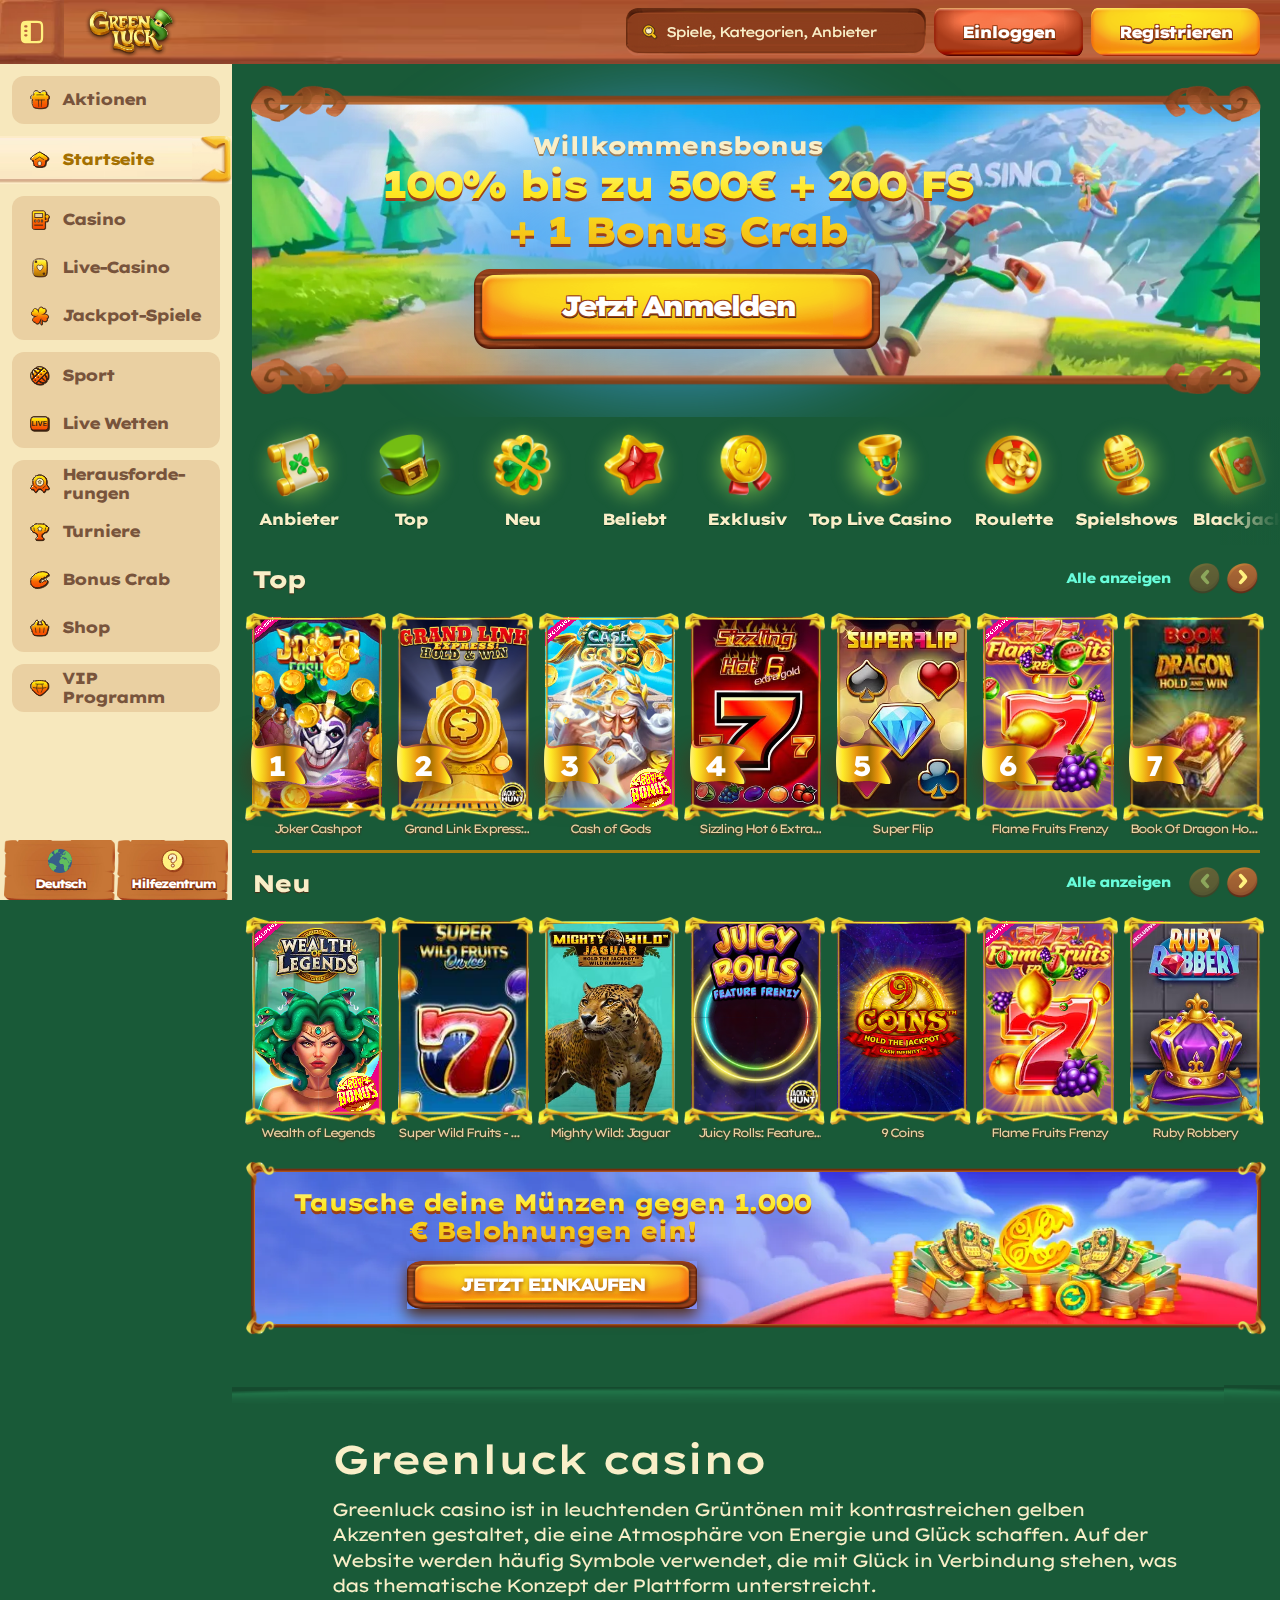
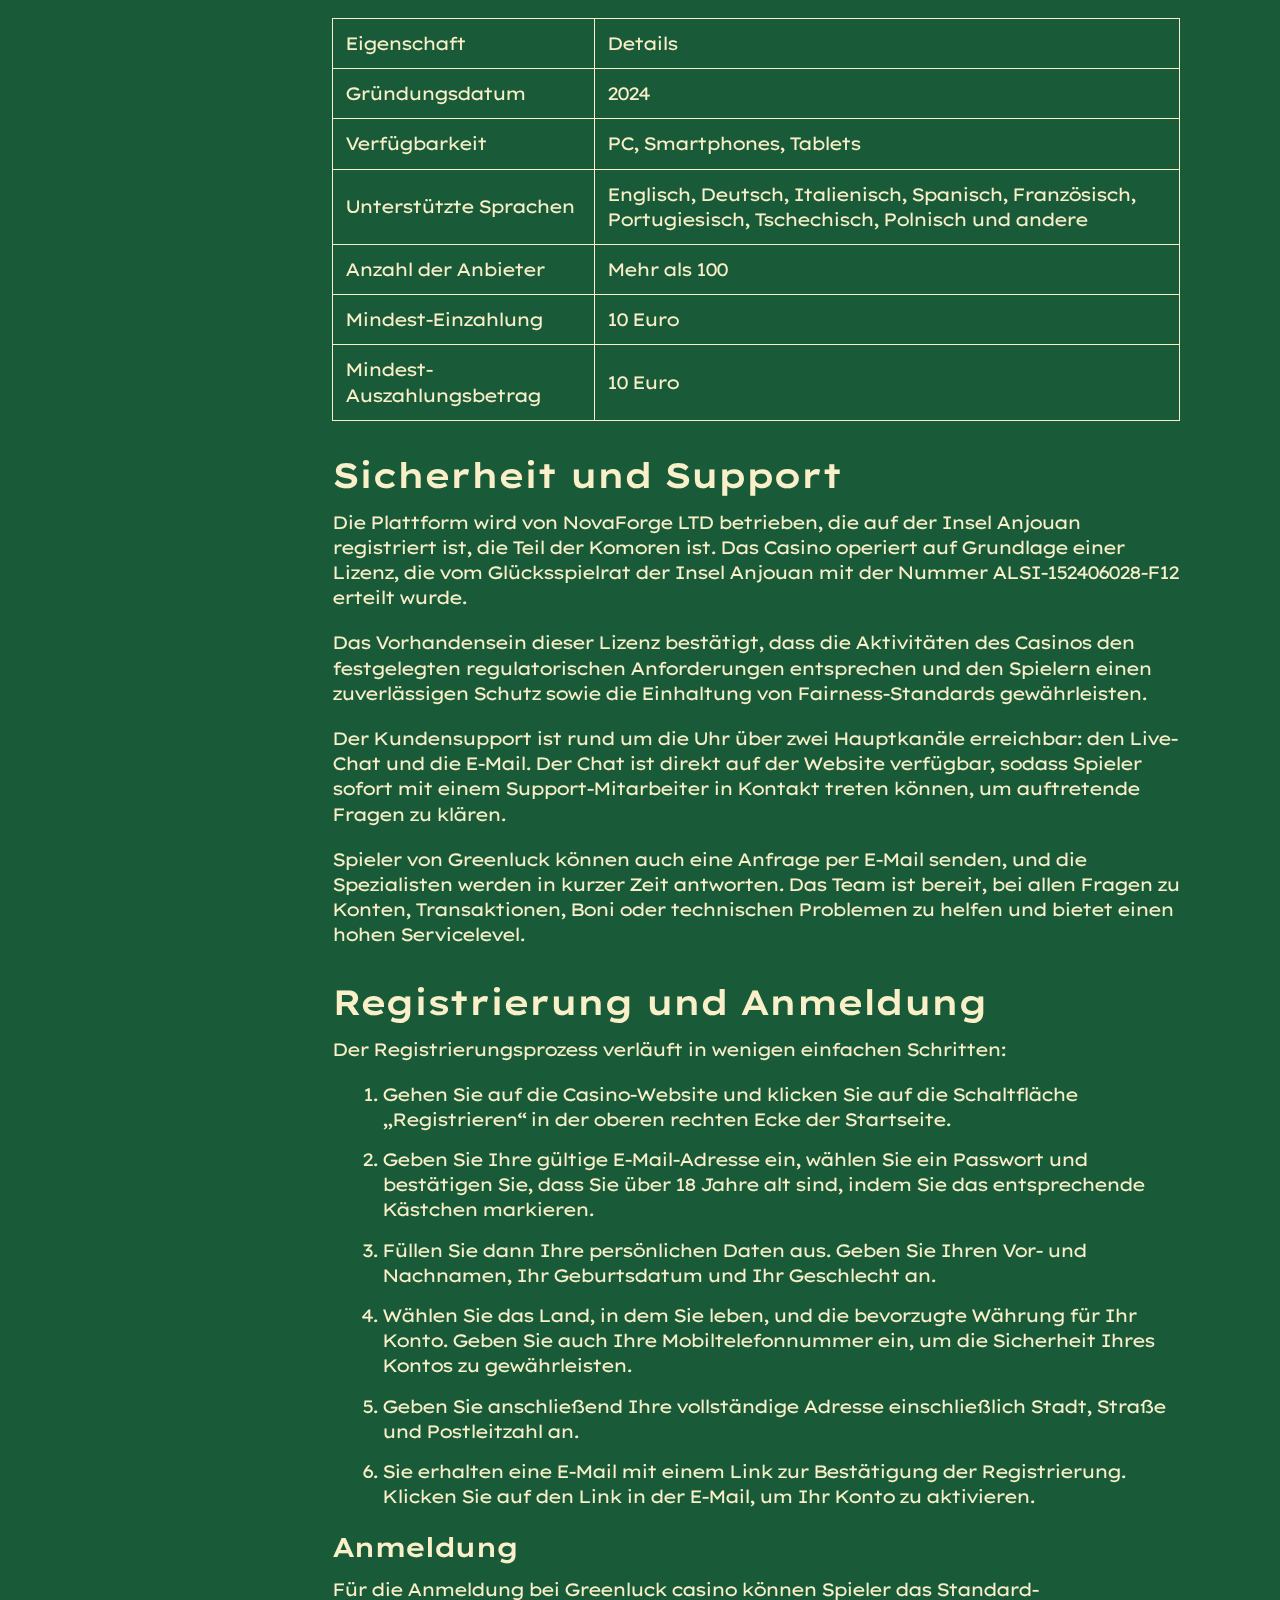
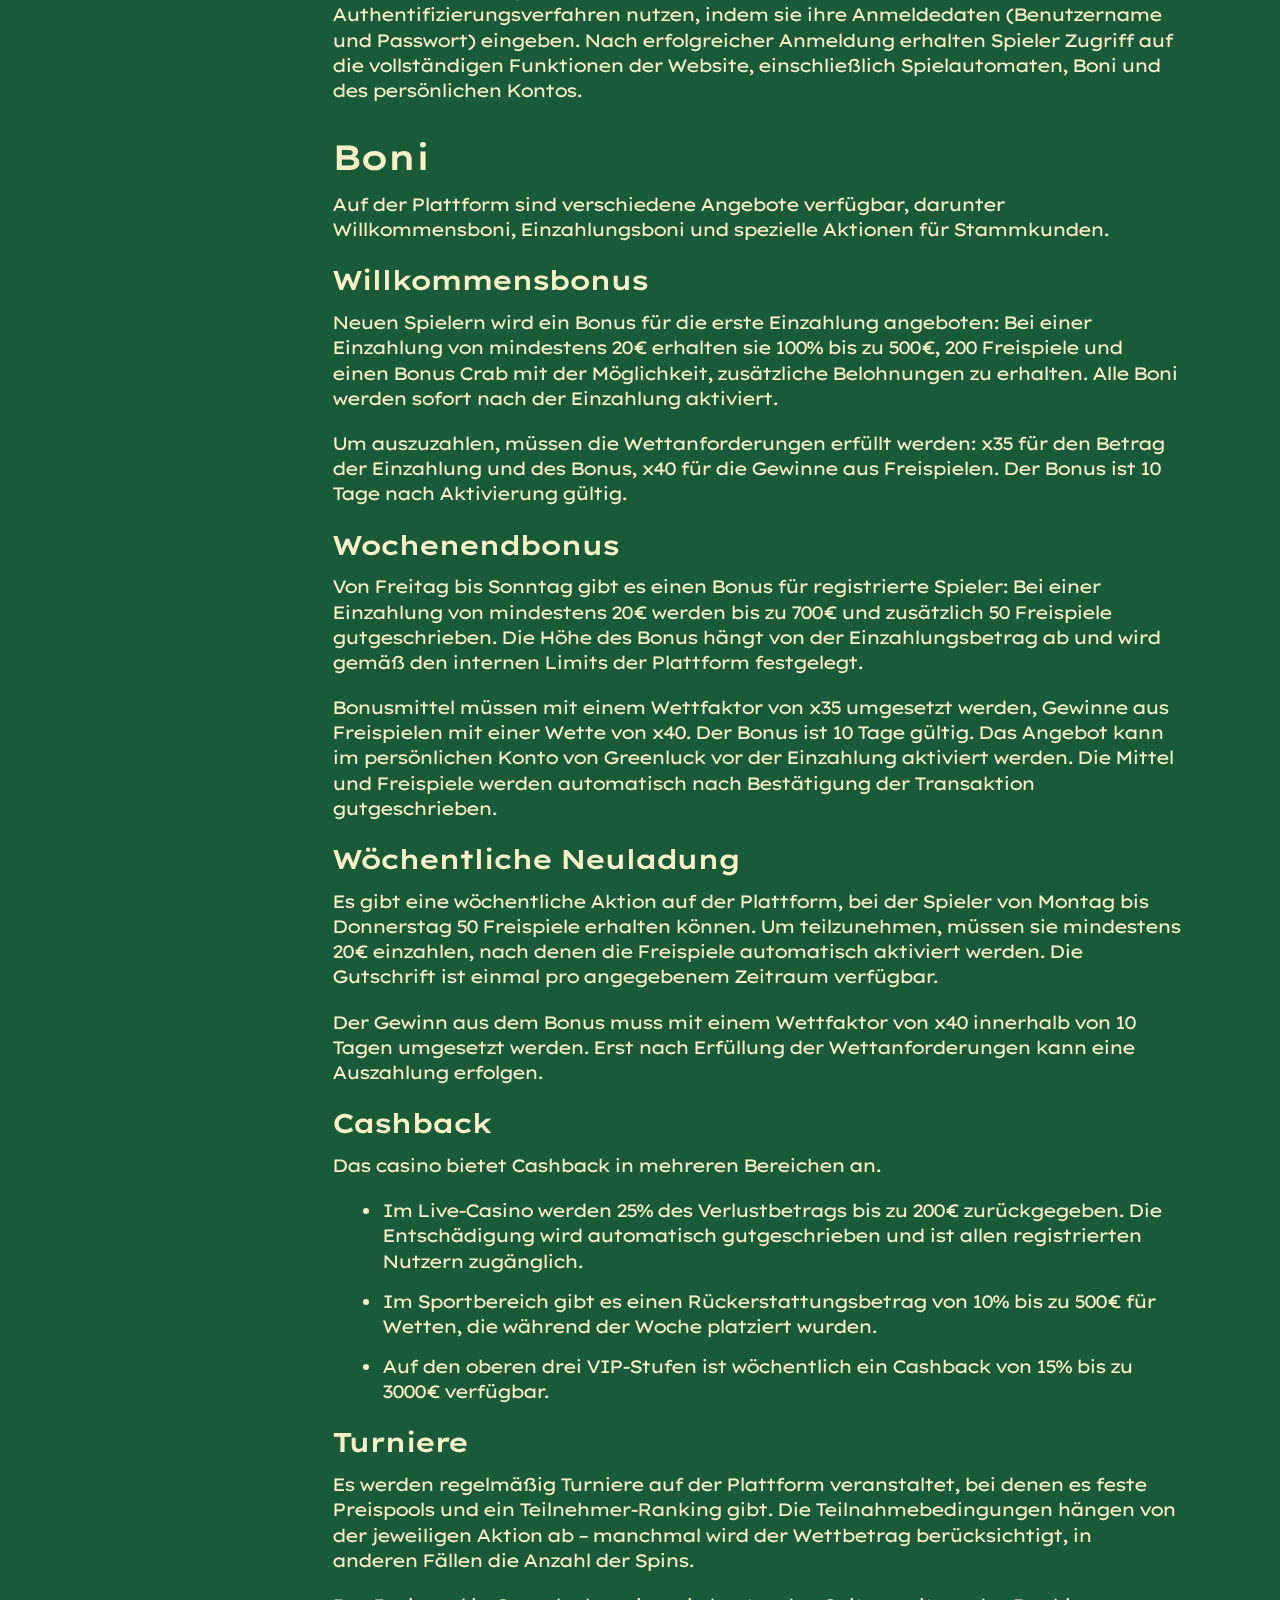
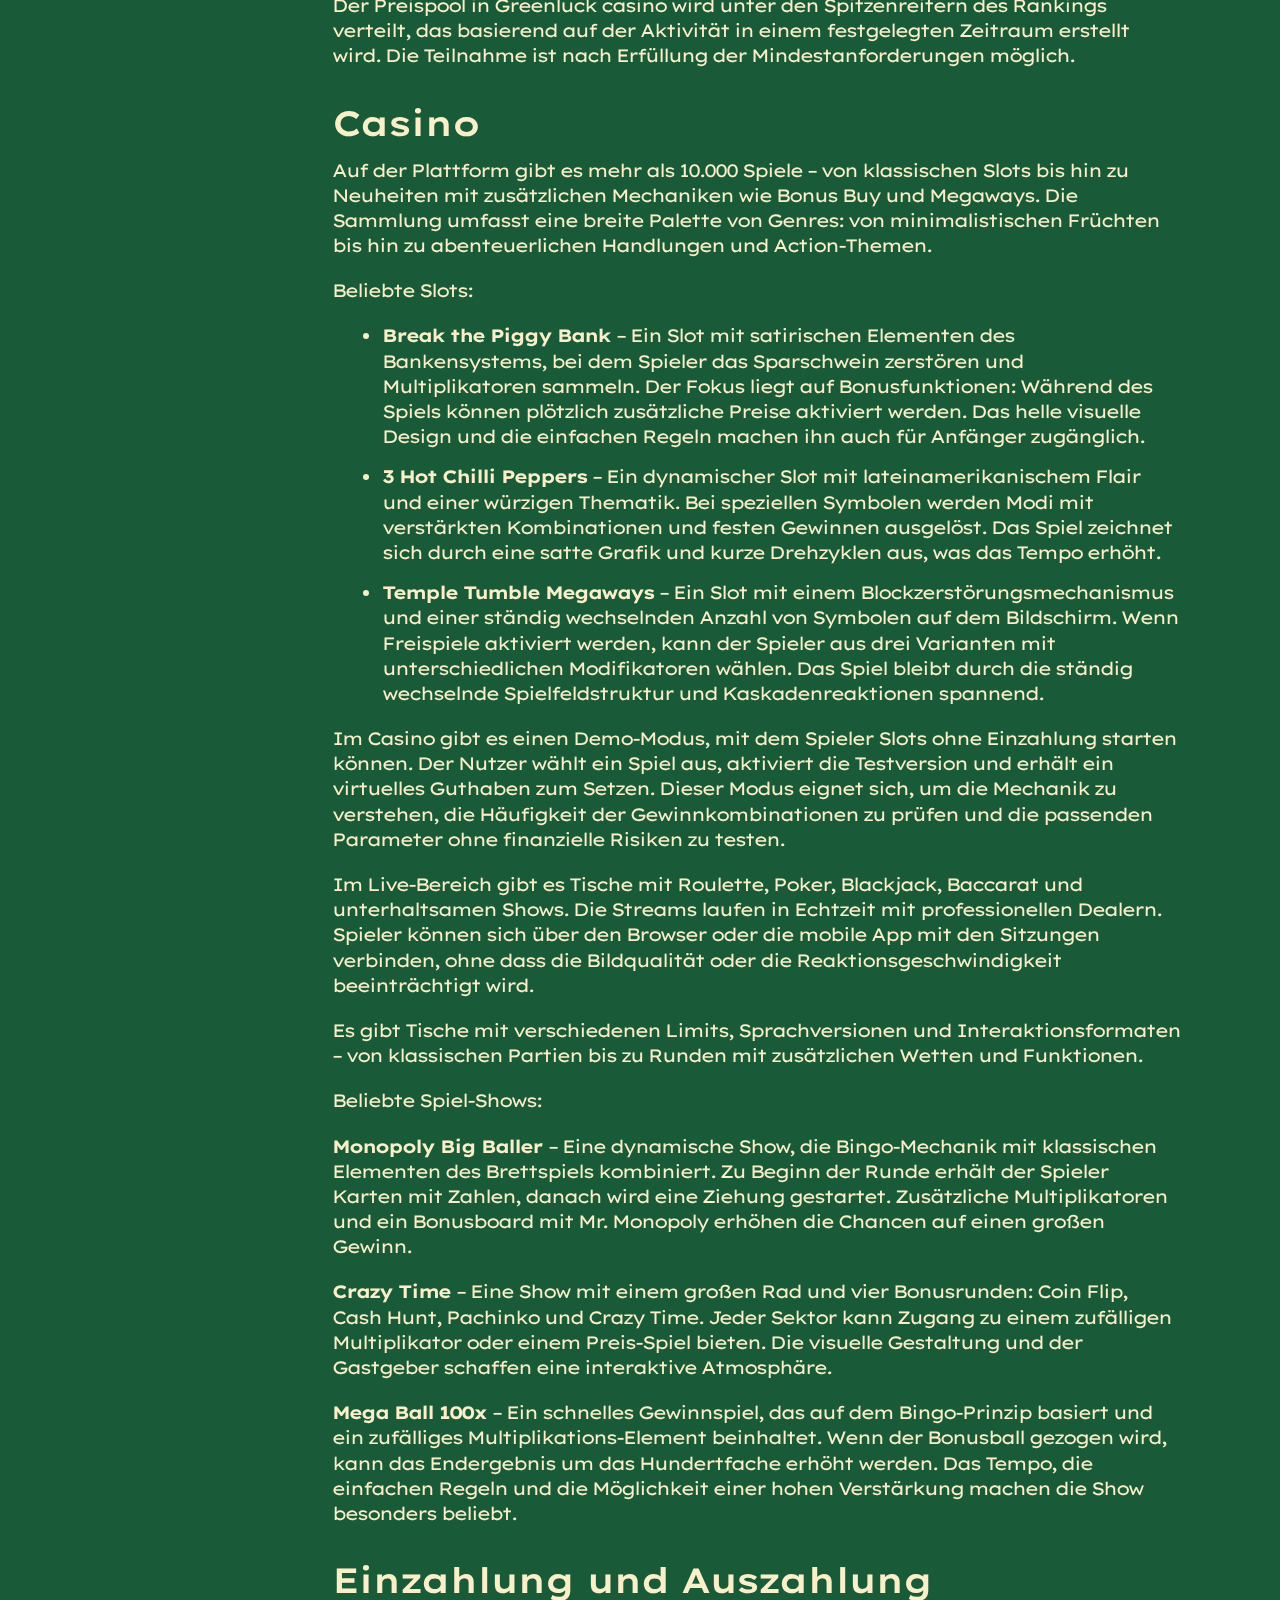
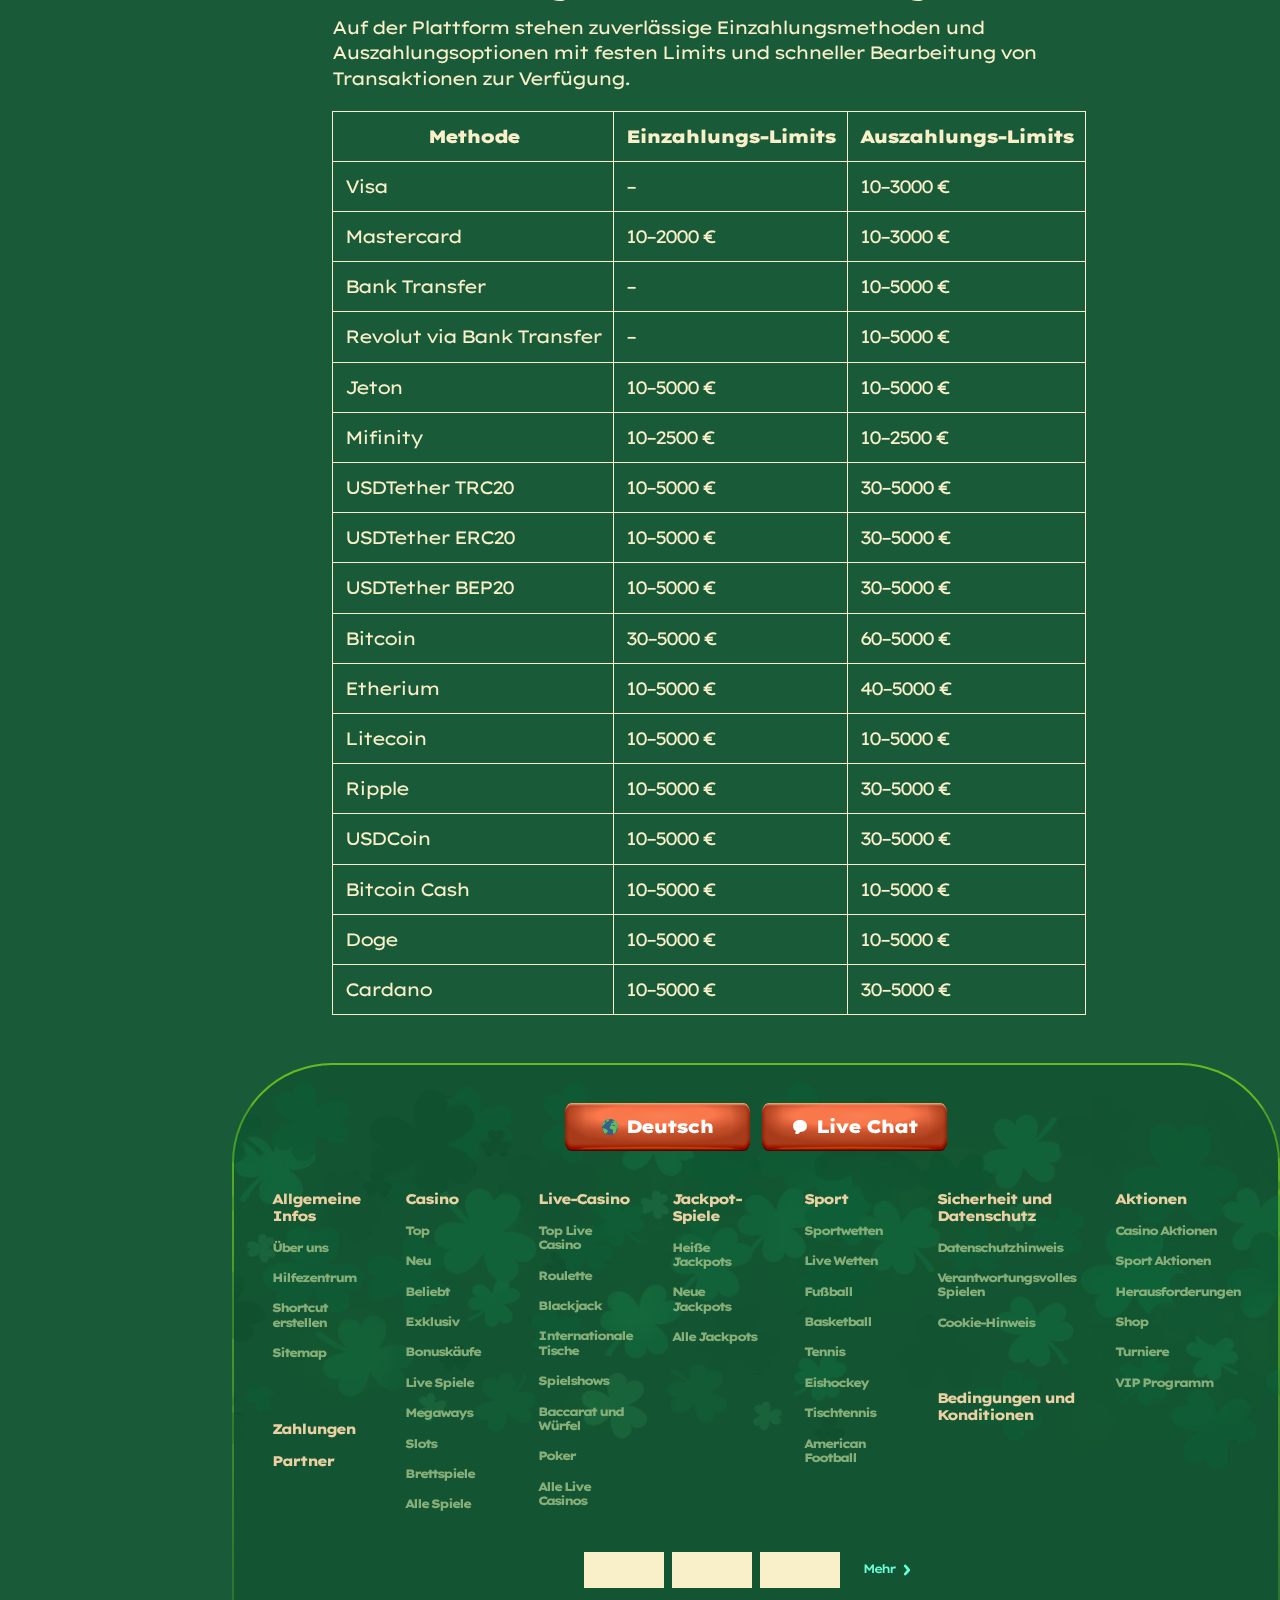
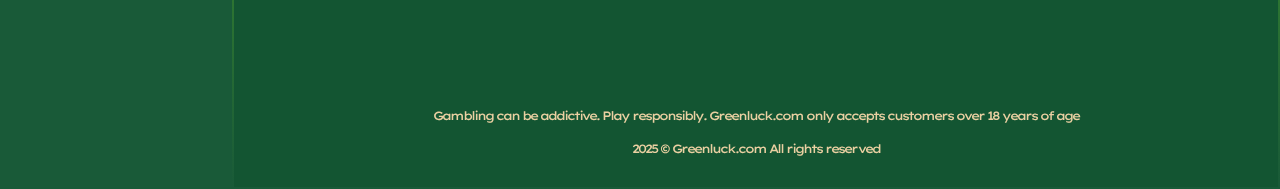
<file: index.html>
<!DOCTYPE html>
<html lang="de">
<head>
    <meta name="robots" content="noindex, nofollow">
  <meta charset="UTF-8">
  <meta name="viewport" content="width=device-width, initial-scale=1.0">
  <meta name="description" content="Greenluck casino bietet einen Willkommensbonus für neue Spieler - 100% bis zu 500€, zusätzlich mit 200 freispielen und einem Bonus Crab.">
  <title>Greenluck casino –- Online spielen in Germany</title>
  <link rel="alternate" href="https://greenluck.de/" hreflang="de">
  <link rel="alternate" href="https://greenluck.de/de-de/" hreflang="de-DE">
  <link rel="canonical" href="https://greenluck.de/de-de/">
  <link rel="icon" type="image/png" href="favicon.ico">
  <link rel="stylesheet" href="assets/css/styles.css?v=1.0.1">
  <link rel="preconnect" href="https://fonts.googleapis.com">
<link rel="preconnect" href="https://fonts.gstatic.com" crossorigin>
<link href="https://fonts.googleapis.com/css2?family=Lexend+Giga:wght@100..900&display=swap" rel="stylesheet">
</head>
<body>
  <header>
    <div class="container">
      <div class="header">
        <div class="header__left">
          <div class="burger">
            <span><svg viewBox="0 0 26 20" fill="none" xmlns="http://www.w3.org/2000/svg"><path d="M10.577 2.559c3.11-3.099 6.515-2.789 9.308 0 .2.2.41.387.611.587 2.36 2.365 2.938 5.172 1.187 7.858.165.124.337.258.52.404 1.47 1.165 3.973 3.12 2.164 4.93-1.79 1.788-3.8-.692-4.948-2.15a38.029 38.029 0 0 1-.41-.529c-2.677 1.726-5.469 1.143-7.821-1.21-.2-.199-.411-.386-.61-.586-2.79-2.789-3.112-6.206 0-9.304v0Z" fill="#78543C" stroke="#78543C" stroke-width=".715" stroke-miterlimit="10" stroke-linecap="round" stroke-linejoin="round"/><path d="M19.885 2.559c-2.793-2.789-6.197-3.099-9.308 0-3.11 3.098-2.788 6.515 0 9.304 2.392 2.392 5.239 2.954 7.957 1.12.24.38.529.75.884 1.206 2.582 3.276 3.644 2.255 4.338 1.561s1.71-1.756-1.553-4.342A15.27 15.27 0 0 0 21 10.524c1.839-2.718 1.277-5.569-1.115-7.965h0Z" fill="#FFF17F" stroke="#78543C" stroke-width=".715" stroke-miterlimit="10" stroke-linecap="round" stroke-linejoin="round"/><path d="M15.232 11.338a4.128 4.128 0 1 0 0-8.255 4.128 4.128 0 0 0 0 8.255v0Z" fill="#F9EFC8" stroke="#78543C" stroke-width=".715" stroke-miterlimit="10" stroke-linecap="round" stroke-linejoin="round"/><path d="M14.273 4.688a1.545 1.545 0 0 1 1.946-.067" fill="#F9EFC8"/><path d="M14.273 4.688a1.545 1.545 0 0 1 1.946-.067" stroke="#78543C" stroke-width=".715" stroke-miterlimit="10" stroke-linecap="round" stroke-linejoin="round"/><path d="M13.705 15.719a4.566 4.566 0 0 0-1.65-.33 162.328 162.328 0 0 0-3.133-.028c-2.437 0-6.602.04-7.231.34-.63.153-.691.954-.691 1.62 0 .436.026.933.223 1.264.126.213.708.64 1.067.726.63.3 4.794.34 7.231.34 2.438 0 6.602-.04 7.232-.34.63-.152.69-.953.69-1.619 0-.445-.027-.951-.234-1.283-.122-.196-.123-.333-.838-.333.575.018-.573.027-.715 0-.703.139-1.313-.095-1.95-.357Z" fill="#78543C" stroke="#78543C" stroke-width=".715" stroke-miterlimit="10" stroke-linecap="round" stroke-linejoin="round"/><path d="M13.718 15.681a6.216 6.216 0 0 0-1.755-.303c-.978-.013-1.948-.017-2.741-.017-2.53 0-6.852.037-7.505.31-.654.14-.717.87-.717 1.478 0 .607.063 1.338.717 1.477.653.274 4.975.31 7.505.31 2.53 0 6.851-.036 7.505-.31.654-.14.717-.87.717-1.477 0-.608-.062-1.148-.715-1.287a.513.513 0 0 0-.2-.011c-.34.021-.684.066-1.024.093-.61.049-1.196-.08-1.787-.263Z" fill="#FFF17F" stroke="#78543C" stroke-width=".715" stroke-miterlimit="10" stroke-linecap="round" stroke-linejoin="round"/><g fill="#78543C"><path fill-rule="evenodd" clip-rule="evenodd" d="M7.064 9.652c-2.283.023-4.886.1-5.373.332-.63.152-.691.953-.691 1.619 0 .437.026.933.223 1.265.126.212.708.639 1.067.726.63.3 4.794.34 7.231.34l.863-.002a10.66 10.66 0 0 1-.63-.583c-.107-.106-.216-.209-.325-.312a16.61 16.61 0 0 1-.332-.318c-.963-.964-1.653-1.997-2.033-3.067Z"/><path d="m1.69 9.984.085.347a.359.359 0 0 0 .07-.025l-.154-.322Zm5.374-.332.336-.12a.357.357 0 0 0-.34-.237l.004.357Zm-5.84 3.216.307-.182-.308.182Zm1.066.726.153-.323a.36.36 0 0 0-.07-.025l-.083.348Zm8.094.338.001.357a.358.358 0 0 0 .23-.63l-.231.273Zm-.63-.583.252-.253-.252.253Zm-.325-.312.245-.26-.245.26Zm-.332-.318-.252.252.252-.252Zm-7.253-2.413a.997.997 0 0 1 .194-.052c.109-.021.249-.042.418-.062.337-.039.77-.07 1.266-.096.99-.05 2.206-.075 3.345-.086l-.007-.715c-1.143.011-2.37.036-3.374.087-.502.026-.953.059-1.312.1-.18.02-.34.044-.476.071a1.596 1.596 0 0 0-.361.108l.307.645Zm-.487 1.297c0-.332.017-.65.094-.896.073-.236.177-.34.324-.376l-.168-.695c-.484.117-.725.49-.84.859-.11.359-.124.774-.124 1.108h.714Zm.174 1.082a1.268 1.268 0 0 1-.14-.46 4.528 4.528 0 0 1-.034-.622H.643c0 .223.006.476.04.722.035.243.1.502.233.725l.615-.365Zm.843.561c-.114-.027-.305-.125-.5-.261a2.403 2.403 0 0 1-.24-.19 1.099 1.099 0 0 1-.077-.076c-.02-.023-.026-.034-.026-.033l-.615.364c.058.1.15.194.235.272.091.084.2.17.313.249.218.152.497.311.742.37l.168-.695Zm7.147.33c-1.218 0-2.863-.01-4.282-.057a35.603 35.603 0 0 1-1.865-.102 8.669 8.669 0 0 1-.634-.075 1.399 1.399 0 0 1-.297-.071l-.307.645c.128.061.306.1.486.131.192.032.426.059.689.082.526.047 1.19.08 1.904.104 1.431.048 3.086.058 4.306.058v-.715Zm.861-.002-.86.002v.715c.268 0 .559 0 .863-.002l-.003-.715Zm.233.085a10.326 10.326 0 0 1-.609-.563l-.505.506c.213.213.43.414.651.602l.463-.545Zm-.609-.563a15.9 15.9 0 0 0-.332-.32l-.49.521c.11.104.215.203.317.305l.505-.506Zm-.332-.32c-.112-.105-.22-.206-.324-.31l-.505.505c.112.113.228.222.338.326l.49-.52Zm-.324-.31c-.934-.934-1.59-1.924-1.95-2.934l-.673.24c.402 1.13 1.125 2.207 2.118 3.2l.505-.506Z"/></g><path fill-rule="evenodd" clip-rule="evenodd" d="M7.064 9.652c-2.31.024-4.858.095-5.347.3-.654.14-.717.87-.717 1.478 0 .607.063 1.338.717 1.477.653.274 4.975.31 7.505.31h.398l-.191-.181c-.112-.105-.223-.21-.332-.319-.963-.963-1.652-1.996-2.033-3.065Z" fill="#FFF17F"/><path d="m7.064 9.652.337-.12a.357.357 0 0 0-.34-.237l.003.357Zm-5.347.3.074.35a.365.365 0 0 0 .064-.02l-.138-.33Zm0 2.955.138-.33a.355.355 0 0 0-.064-.02l-.074.35Zm7.903.31v.357a.357.357 0 0 0 .247-.615l-.247.258Zm-.191-.181.245-.26-.245.26Zm-.332-.319-.252.253.252-.253ZM7.06 9.295a96.547 96.547 0 0 0-3.37.082 23.8 23.8 0 0 0-1.293.09c-.335.035-.64.08-.818.156l.276.66c.065-.028.263-.068.616-.105.334-.035.763-.064 1.253-.087a95.9 95.9 0 0 1 3.344-.081l-.008-.715Zm-5.418.308c-.48.102-.74.435-.866.793-.12.34-.133.728-.133 1.034h.714c0-.302.018-.582.093-.796.069-.193.168-.295.341-.332l-.149-.7Zm-1 1.827c0 .305.015.694.134 1.033.127.359.386.691.866.794l.15-.7c-.174-.037-.273-.139-.342-.332-.075-.213-.093-.494-.093-.795H.643Zm.937 1.807c.127.053.306.088.492.115.197.03.438.054.71.075a42.67 42.67 0 0 0 1.974.095c1.484.043 3.201.053 4.467.053v-.715c-1.264 0-2.973-.01-4.446-.053a42.224 42.224 0 0 1-1.939-.093 9.559 9.559 0 0 1-.662-.069 1.653 1.653 0 0 1-.32-.068l-.276.66Zm7.643.338h.398l-.001-.716h-.397v.716Zm.645-.616-.193-.184-.49.52.188.18.495-.516Zm-.193-.184c-.112-.105-.22-.207-.324-.31l-.505.505c.112.113.228.221.338.326l.49-.52Zm-.324-.31c-.934-.934-1.59-1.924-1.95-2.933l-.673.24c.403 1.129 1.125 2.205 2.118 3.198l.505-.506Z" fill="#78543C"/><g fill="#78543C"><path fill-rule="evenodd" clip-rule="evenodd" d="M8.058 3.926c-2.45.01-5.807.071-6.367.338C1.06 4.416 1 5.217 1 5.883c0 .437.026.933.223 1.265.126.213.708.64 1.067.726.422.201 2.435.285 4.45.319-.124-1.412.29-2.859 1.318-4.267Z"/><path d="m1.69 4.264.085.347a.358.358 0 0 0 .07-.024l-.154-.323Zm6.368-.338.289.21a.357.357 0 0 0-.29-.568l.001.358ZM1.223 7.148l.308-.182-.308.182Zm1.067.726.153-.323a.358.358 0 0 0-.07-.024l-.083.347Zm4.45.319-.006.357a.357.357 0 0 0 .362-.389l-.356.032ZM1.844 4.587c.025-.012.098-.036.244-.062a6.95 6.95 0 0 1 .525-.07c.422-.042.962-.074 1.567-.1a113.35 113.35 0 0 1 3.88-.072l-.004-.715c-1.226.005-2.683.023-3.905.073a28.65 28.65 0 0 0-1.61.103c-.22.022-.417.048-.58.077a1.768 1.768 0 0 0-.424.12l.307.646Zm-.487 1.296c0-.331.017-.65.094-.896.073-.236.177-.34.324-.376l-.168-.695c-.484.117-.725.49-.84.859-.11.359-.124.774-.124 1.108h.714Zm.174 1.083a1.268 1.268 0 0 1-.14-.461 4.529 4.529 0 0 1-.034-.622H.643c0 .223.006.477.04.722.035.243.1.502.233.726l.615-.365Zm.843.56c-.114-.027-.305-.125-.5-.26a2.411 2.411 0 0 1-.24-.19 1.085 1.085 0 0 1-.077-.077.203.203 0 0 1-.026-.033l-.615.364c.058.1.15.195.235.273.091.083.2.169.313.248.218.152.497.311.742.37l.168-.694Zm4.372.31A65.294 65.294 0 0 1 3.94 7.74c-.4-.025-.746-.055-1.014-.09-.285-.038-.435-.076-.483-.099l-.307.646c.164.078.424.126.697.161.291.039.655.07 1.062.095.816.051 1.83.08 2.84.097l.011-.715Zm.35.325c-.116-1.314.267-2.676 1.25-4.025l-.577-.42C6.698 5.183 6.251 6.714 6.384 8.223l.712-.063Z"/></g><path fill-rule="evenodd" clip-rule="evenodd" d="M8.056 3.926c-2.513.012-5.778.072-6.34.307-.653.14-.716.87-.716 1.477 0 .608.063 1.339.717 1.478.465.195 2.792.27 5.006.296C6.77 6.3 7.2 5.1 8.056 3.926Z" fill="#FFF17F"/><path d="m8.056 3.926.289.21a.357.357 0 0 0-.29-.568l.001.358Zm-6.34.307.075.35a.358.358 0 0 0 .064-.02l-.138-.33Zm0 2.955.139-.33a.357.357 0 0 0-.064-.02l-.074.35Zm5.007.296-.004.357a.357.357 0 0 0 .361-.343l-.357-.014Zm1.331-3.916a128 128 0 0 0-3.914.07c-.602.024-1.149.054-1.582.094a8.48 8.48 0 0 0-.569.068 1.977 1.977 0 0 0-.41.103l.276.66c.029-.012.106-.034.25-.057.136-.022.31-.043.518-.062a29.77 29.77 0 0 1 1.545-.09 124.11 124.11 0 0 1 3.89-.07l-.004-.716Zm-6.412.316c-.48.102-.74.434-.866.793-.12.339-.133.728-.133 1.033h.714c0-.301.018-.581.093-.795.069-.193.168-.295.341-.332l-.149-.7Zm-1 1.826c0 .306.015.695.134 1.034.127.358.386.691.866.793l.15-.7c-.174-.036-.273-.138-.342-.331-.075-.214-.093-.494-.093-.796H.643Zm.937 1.807c.171.072.456.117.766.15.328.037.74.065 1.201.089.924.047 2.064.072 3.173.085l.008-.715a86.89 86.89 0 0 1-3.145-.084 20.854 20.854 0 0 1-1.16-.085c-.325-.036-.506-.074-.567-.1l-.276.66Zm5.501-.019c.044-1.104.445-2.237 1.265-3.362l-.578-.42c-.891 1.222-1.35 2.489-1.401 3.754l.714.028Z" fill="#78543C"/></svg></span>
            <span><svg-icon-sprite _ngcontent-ng-c3704670038="" aria-hidden="true" src="close" width="28" height="28" _nghost-ng-c2813361619=""><svg _ngcontent-ng-c2813361619="" class="icon" width="28" height="28"><!----><use _ngcontent-ng-c2813361619="" xlink:href="assets/sprite.svg#close"></use></svg><!----><!----><!----><!----><!----><!----></svg-icon-sprite></span>
          </div>
          <div class="header__icon">
            <svg-icon-sprite  _ngcontent-ng-c3066201830="" aria-hidden="true" width="28" height="28" _nghost-ng-c2813361619=""><svg _ngcontent-ng-c2813361619="" class="icon" width="28" height="28"><!----><use _ngcontent-ng-c2813361619="" xlink:href="assets/sprite.svg#sidebar-opened"></use></svg><!----><!----><!----><!----><!----><!----></svg-icon-sprite>
          </div>
          <a class="header__logo" href="go" rel="nofollow">
            <picture>
              <img src="assets/images/logo.webp" alt="logo" loading="lazy">
            </picture>
          </a>
        </div>
        <div class="header__right">
          <a class="header__search" href="go" rel="nofollow">
            <svg viewBox="0 0 18 18" fill="none" xmlns="http://www.w3.org/2000/svg"><path d="M3.265 3.26c2.9-2.889 6.075-2.6 8.68 0 .185.187.382.362.569.548 2.2 2.205 2.74 4.823 1.106 7.328.154.116.315.24.485.377 1.37 1.085 3.706 2.91 2.018 4.596-1.668 1.668-3.543-.645-4.614-2.004a36.403 36.403 0 0 1-.382-.493c-2.496 1.608-5.1 1.065-7.293-1.128-.186-.186-.383-.361-.57-.547-2.6-2.6-2.9-5.787 0-8.677v0Z" fill="#502C15" stroke="#502C15" stroke-miterlimit="10" stroke-linecap="round" stroke-linejoin="round"/><path d="M12 3.262c-2.604-2.6-6.1-2.89-9 0C.099 6.15.664 9.337 3.264 11.937c2.231 2.23 4.867 2.774 7.402 1.064.223.354.511.681.842 1.105 2.409 3.055 3.399 2.103 4.046 1.456.647-.647 1.594-1.637-1.449-4.049-.416-.33-.77-.597-1.12-.824 1.713-2.535 1.619-4.827-.985-7.427Z" fill="#F4C016" stroke="#502C15" stroke-miterlimit="10" stroke-linecap="round" stroke-linejoin="round"/><path d="M7.606 11.447a3.85 3.85 0 1 0 0-7.697 3.85 3.85 0 0 0 0 7.697v0Z" fill="#F9EFC8" stroke="#502C15" stroke-miterlimit="10" stroke-linecap="round" stroke-linejoin="round"/><path d="M6.708 5.245a1.44 1.44 0 0 1 1.814-.061" fill="#F9EFC8"/><path d="M6.708 5.245a1.44 1.44 0 0 1 1.814-.061" stroke="#502C15" stroke-miterlimit="10" stroke-linecap="round" stroke-linejoin="round"/></svg>
            <span>Spiele, Kategorien, Anbieter</span>
          </a>
          <a class="header__btn" href="go" rel="nofollow"><span> Einloggen </span></a>
          <a class="header__btn" href="go" rel="nofollow"><span> Registrieren </span></a>
        </div>
      </div>
    </div>
  </header>
  <aside class="sidebar">
      <a class="header__search" href="go" rel="nofollow">
        <svg viewBox="0 0 18 18" fill="none" xmlns="http://www.w3.org/2000/svg"><path d="M3.265 3.26c2.9-2.889 6.075-2.6 8.68 0 .185.187.382.362.569.548 2.2 2.205 2.74 4.823 1.106 7.328.154.116.315.24.485.377 1.37 1.085 3.706 2.91 2.018 4.596-1.668 1.668-3.543-.645-4.614-2.004a36.403 36.403 0 0 1-.382-.493c-2.496 1.608-5.1 1.065-7.293-1.128-.186-.186-.383-.361-.57-.547-2.6-2.6-2.9-5.787 0-8.677v0Z" fill="#502C15" stroke="#502C15" stroke-miterlimit="10" stroke-linecap="round" stroke-linejoin="round"/><path d="M12 3.262c-2.604-2.6-6.1-2.89-9 0C.099 6.15.664 9.337 3.264 11.937c2.231 2.23 4.867 2.774 7.402 1.064.223.354.511.681.842 1.105 2.409 3.055 3.399 2.103 4.046 1.456.647-.647 1.594-1.637-1.449-4.049-.416-.33-.77-.597-1.12-.824 1.713-2.535 1.619-4.827-.985-7.427Z" fill="#F4C016" stroke="#502C15" stroke-miterlimit="10" stroke-linecap="round" stroke-linejoin="round"/><path d="M7.606 11.447a3.85 3.85 0 1 0 0-7.697 3.85 3.85 0 0 0 0 7.697v0Z" fill="#F9EFC8" stroke="#502C15" stroke-miterlimit="10" stroke-linecap="round" stroke-linejoin="round"/><path d="M6.708 5.245a1.44 1.44 0 0 1 1.814-.061" fill="#F9EFC8"/><path d="M6.708 5.245a1.44 1.44 0 0 1 1.814-.061" stroke="#502C15" stroke-miterlimit="10" stroke-linecap="round" stroke-linejoin="round"/></svg>
        <span>Spiele, Kategorien, Anbieter</span>
      </a>
      <div class="sidebar__menu">
        <ul class="sidebar__list">
          <li>
            <a href="go" rel="nofollow">
              <img src="assets/images/m1.svg" alt="logo" loading="lazy">
              <span>Aktionen</span>
            </a>
          </li>
        </ul>
        <ul class="sidebar__list">
          <li>
            <a class="active" href="go" rel="nofollow">
              <img src="assets/images/m2.svg" alt="logo" loading="lazy">
              <span>Startseite</span>
            </a>
          </li>
        </ul>
        <ul class="sidebar__list">
          <li>
            <a href="/casino/" data-page>
              <img src="assets/images/m3.svg" alt="logo" loading="lazy">
              <span>Casino</span>
            </a>
          </li>
          <li>
            <a href="/boni/" data-page>
              <img src="assets/images/m4.svg" alt="logo" loading="lazy">
              <span>Live-Casino</span>
            </a>
          </li>
          <li>
            <a href="/app/" data-page>
              <img src="assets/images/m5.svg" alt="logo" loading="lazy">
              <span>Jackpot-Spiele</span>
            </a>
          </li>
        </ul>
        <ul class="sidebar__list">
          <li>
            <a href="go" rel="nofollow">
              <img src="assets/images/m6.svg" alt="logo" loading="lazy">
              <span>Sport</span>
            </a>
          </li>
          <li>
            <a href="go" rel="nofollow">
              <img src="assets/images/m7.svg" alt="logo" loading="lazy">
              <span>Live Wetten</span>
            </a>
          </li>
        </ul>
        <ul class="sidebar__list">
          <li>
            <a href="go" rel="nofollow">
              <img src="assets/images/m8.svg" alt="logo" loading="lazy">
              <span>Herausforde-<br>rungen</span>
            </a>
          </li>
          <li>
            <a href="go" rel="nofollow">
              <img src="assets/images/m9.svg" alt="logo" loading="lazy">
              <span>Turniere</span>
            </a>
          </li>
          <li>
            <a href="go" rel="nofollow">
              <img src="assets/images/m10.svg" alt="logo" loading="lazy">
              <span>Bonus Crab</span>
            </a>
          </li>
          <li>
            <a href="go" rel="nofollow">
              <img src="assets/images/m11.svg" alt="logo" loading="lazy">
              <span>Shop</span>
            </a>
          </li>
        </ul>
        <ul class="sidebar__list">
          <li>
            <a href="go" rel="nofollow">
              <img src="assets/images/m12.svg" alt="logo" loading="lazy">
              <span>VIP Programm</span>
            </a>
          </li>
        </ul>
      </div>
      <div class='sidebar__footer'>
        <a href="go" rel="nofollow">
          <img src="assets/images/fr.svg" alt="fr"  loading="lazy"/>
          <span> Deutsch </span>
        </a>
        <a href="go" rel="nofollow">
          <img src="assets/images/help-centre-icon-1200-red-700.svg" alt="logo" loading="lazy">
          <span>Hilfezentrum</span>
        </a>
      </div>
  </aside>
  <div class="wrap">
    <main>
      <div class="main">
        <section class="banner--wrap">
          <div class="container">
            <div class="banner">
              <div class="banner__content">
                <p>Willkommensbonus</p>
                <p> 100% bis zu 500€ + 200 FS + 1 Bonus Crab  </p>
                <a href="go" rel="nofollow">
                  <span> Jetzt anmelden </span>
                </a>
              </div>
              <div class="banner__img">
                <picture>
                  <source srcset="assets/images/banner-mob.webp" media="(max-width: 767px)">
                  <img src="assets/images/banner.webp" alt="banner1920" loading="lazy">
                </picture>
              </div>
            </div>
          </div>
        </section>
        <section class="top--menu">
            <nav class="top__menu">
              <div class="top__menu__row">
                <ul>
                  <li>
                    <a href="go" rel="nofollow">
                      <img src="assets/images/t1.webp" alt="banner1920" loading="lazy">
                      <span>Anbieter</span>
                    </a>
                  </li>
                  <li>
                    <a href="go" rel="nofollow">
                      <img src="assets/images/t2.webp" alt="banner1920" loading="lazy">                           
                      <span>Top</span>
                    </a>
                  </li>
                  <li>
                    <a href="go" rel="nofollow">
                      <img src="assets/images/t3.webp" alt="banner1920" loading="lazy">                         
                      <span>Neu</span>
                    </a>
                  </li>
                  <li>
                    <a href="go" rel="nofollow">
                      <img src="assets/images/t4.webp" alt="banner1920" loading="lazy">                                        
                      <span>Beliebt</span>
                    </a>
                  </li>
                  <li>
                    <a href="go" rel="nofollow">
                      <img src="assets/images/t5.webp" alt="banner1920" loading="lazy">                          
                      <span>Exklusiv</span>
                    </a>
                  </li>
                  <li>
                    <a href="go" rel="nofollow">
                      <img src="assets/images/t6.webp" alt="banner1920" loading="lazy">                                 
                      <span>Top Live Casino</span>
                    </a>
                  </li>
                  <li>
                    <a href="go" rel="nofollow">
                      <img src="assets/images/t7.webp" alt="banner1920" loading="lazy">                 
                      <span>Roulette</span>
                    </a>
                  </li>
                  <li>
                    <a href="go" rel="nofollow">
                      <img src="assets/images/t8.webp" alt="banner1920" loading="lazy">                              
                      <span>Spielshows</span>
                    </a>
                  </li>
                  <li>
                    <a href="go" rel="nofollow">
                      <img src="assets/images/t9.webp" alt="banner1920" loading="lazy">                   
                      <span>Blackjack</span>
                    </a>
                  </li>
                  <li>
                    <a href="go" rel="nofollow">
                      <img src="assets/images/t10.webp" alt="banner1920" loading="lazy">                   
                      <span>Heiße Jackpots</span>
                    </a>
                  </li>
                  <li>
                    <a href="go" rel="nofollow">
                      <img src="assets/images/t11.webp" alt="banner1920" loading="lazy">                   
                      <span>Slots</span>
                    </a>
                  </li>
                </ul>
              </div>
            </nav>
        </section>
        <section class="cards--wrap">
          <div class="container">
            <div class="cards">
              <div class="cards__row">
                <div class="cards__top">
                  <p class="cards__title">Top</p>
                  <a class="cards__nav" href="go" rel="nofollow">
                    <p> Alle anzeigen </p>
                    <div class="cards__arrows">
                      <span><svg-icon-sprite _ngcontent-ng-c711436706="" aria-hidden="true" src="arrow-left" _nghost-ng-c2813361619=""><svg _ngcontent-ng-c2813361619="" class="icon" width="16" height="16"><!----><use _ngcontent-ng-c2813361619="" xlink:href="assets/sprite.svg#arrow-left"></use></svg><!----><!----><!----><!----><!----><!----></svg-icon-sprite></span>
                      <span><svg-icon-sprite _ngcontent-ng-c711436706="" aria-hidden="true" src="arrow-right" _nghost-ng-c2813361619=""><svg _ngcontent-ng-c2813361619="" class="icon" width="16" height="16"><!----><use _ngcontent-ng-c2813361619="" xlink:href="assets/sprite.svg#arrow-right"></use></svg><!----><!----><!----><!----><!----><!----></svg-icon-sprite></span>
                    </div>
                  </a>
                </div>
                <div class="cards__list">
                  <a class="cards__item" href="go" rel="nofollow">
                    <div class="cards__item__body">
                      <img src="assets/images/1.svg" alt="img1" loading="lazy">
                      <span>1</span>
                    </div>
                    <div class="cards__item__title">
                      <span>Joker Cashpot</span>
                    </div>
                  </a>
                  <a class="cards__item" href="go" rel="nofollow">
                    <div class="cards__item__body">
                      <img src="assets/images/2.svg" alt="img2" loading="lazy">
                      <span>2</span>
                    </div>
                    <div class="cards__item__title">
                      <span>Grand Link Express: Hold & Win</span>
                    </div>
                  </a>
                  <a class="cards__item" href="go" rel="nofollow">
                    <div class="cards__item__body">
                      <img src="assets/images/3.svg" alt="img3" loading="lazy">
                      <span>3</span>
                    </div>
                    <div class="cards__item__title">
                      <span>Cash of Gods</span>
                    </div>
                  </a>
                  <a class="cards__item" href="go" rel="nofollow">
                    <div class="cards__item__body">
                      <img src="assets/images/4.avif" alt="img4" loading="lazy">
                      <span>4</span>
                    </div>
                    <div class="cards__item__title">
                      <span>Sizzling Hot 6 Extra Gold</span>
                    </div>
                  </a>
                  <a class="cards__item" href="go" rel="nofollow">
                    <div class="cards__item__body">
                      <img src="assets/images/5.avif" alt="img5" loading="lazy">
                      <span>5</span>
                    </div>
                    <div class="cards__item__title">
                      <span>Super Flip</span>
                    </div>
                  </a>
                  <a class="cards__item" href="go" rel="nofollow">
                    <div class="cards__item__body">
                      <img src="assets/images/6.svg" alt="img6" loading="lazy">
                      <span>6</span>
                    </div>
                    <div class="cards__item__title">
                      <span>Flame Fruits Frenzy</span>
                    </div>
                  </a>
                  <a class="cards__item" href="go" rel="nofollow">
                    <div class="cards__item__body">
                      <img src="assets/images/7.webp" alt="img7" loading="lazy">
                      <span>7</span>
                    </div>
                    <div class="cards__item__title">
                      <span>Book Of Dragon Hold and Win</span>
                    </div>
                  </a>
                  <a class="cards__item" href="go" rel="nofollow">
                    <div class="cards__item__body">
                      <img src="assets/images/8.svg" alt="img8" loading="lazy">
                      <span>8</span>
                    </div>
                    <div class="cards__item__title">
                      <span>Cash on Wheels Hold & Win</span>
                    </div>
                  </a>
                </div>
              </div>
              <div class="cards__row">
                <div class="cards__top">
                  <p class="cards__title"> Neu </p>
                  <a class="cards__nav" href="go" rel="nofollow">
                    <p> Alle anzeigen </p>
                    <div class="cards__arrows">
                      <span><svg-icon-sprite _ngcontent-ng-c711436706="" aria-hidden="true" src="arrow-left" _nghost-ng-c2813361619=""><svg _ngcontent-ng-c2813361619="" class="icon" width="16" height="16"><!----><use _ngcontent-ng-c2813361619="" xlink:href="assets/sprite.svg#arrow-left"></use></svg><!----><!----><!----><!----><!----><!----></svg-icon-sprite></span>
                      <span><svg-icon-sprite _ngcontent-ng-c711436706="" aria-hidden="true" src="arrow-right" _nghost-ng-c2813361619=""><svg _ngcontent-ng-c2813361619="" class="icon" width="16" height="16"><!----><use _ngcontent-ng-c2813361619="" xlink:href="assets/sprite.svg#arrow-right"></use></svg><!----><!----><!----><!----><!----><!----></svg-icon-sprite></span>
                    </div>
                  </a>
                </div>
                <div class="cards__list">
                  <a class="cards__item" href="go" rel="nofollow">
                    <div class="cards__item__body">
                      <img src="assets/images/9.svg" alt="img9" loading="lazy">
                     
                    </div>
                    <div class="cards__item__title">
                      <span>Wealth of Legends</span>
                    </div>
                  </a>
                  <a class="cards__item" href="go" rel="nofollow">
                    <div class="cards__item__body">
                      <img src="assets/images/10.webp" alt="img10" loading="lazy">
                    
                    </div>
                    <div class="cards__item__title">
                      <span>Super Wild Fruits - On Ice</span>
                    </div>
                  </a>
                  <a class="cards__item" href="go" rel="nofollow">
                    <div class="cards__item__body">
                      <img src="assets/images/11.avif" alt="img11" loading="lazy">
                     
                    </div>
                    <div class="cards__item__title">
                      <span>Mighty Wild: Jaguar</span>
                    </div>
                  </a>
                  <a class="cards__item" href="go" rel="nofollow">
                    <div class="cards__item__body">
                      <img src="assets/images/12.svg" alt="img12" loading="lazy">
                     
                    </div>
                    <div class="cards__item__title">
                      <span>Juicy Rolls: Feature Frenzy</span>
                    </div>
                  </a>
                  <a class="cards__item" href="go" rel="nofollow">
                    <div class="cards__item__body">
                      <img src="assets/images/13.svg" alt="img13" loading="lazy">
                    
                    </div>
                    <div class="cards__item__title">
                      <span>9 Coins</span>
                    </div>
                  </a>
                  <a class="cards__item" href="go" rel="nofollow">
                    <div class="cards__item__body">
                      <img src="assets/images/6.svg" alt="img14" loading="lazy">
                     
                    </div>
                    <div class="cards__item__title">
                      <span>Flame Fruits Frenzy</span>
                    </div>
                  </a>
                  <a class="cards__item" href="go" rel="nofollow">
                    <div class="cards__item__body">
                      <img src="assets/images/15.avif" alt="img15" loading="lazy">
                    
                    </div>
                    <div class="cards__item__title">
                      <span>Ruby Robbery</span>
                    </div>
                  </a>
                  <a class="cards__item" href="go" rel="nofollow">
                    <div class="cards__item__body">
                      <img src="assets/images/16.webp" alt="img16" loading="lazy">
                    
                    </div>
                    <div class="cards__item__title">
                      <span>Trickstar Spins</span>
                    </div>
                  </a>
                </div>
              </div>
              <div class="block">
                <div class="block__content">
                  <p>Tausche deine Münzen gegen 1.000 € Belohnungen ein!</p>
                  <a href="go" rel="nofollow"> JETZT EINKAUFEN </a>
                </div>
                <div class="block__img">
                  <picture>
                    <source srcset="assets/images/block-mob.webp" media="(max-width: 767px)">
                    <img src="assets/images/block.webp" alt="super-primary" loading="lazy">
                  </picture>
                </div>
              </div>
            </div>
          </div> 
        </section>
        <section class="content--wrap">
          <div class="container">
            <div class="content">
              <div class="content__item">
                <h1>Greenluck casino</h1>
                <p>Greenluck casino ist in leuchtenden Grüntönen mit kontrastreichen gelben Akzenten gestaltet, die eine Atmosphäre von Energie und Glück schaffen. Auf der Website werden häufig Symbole verwendet, die mit Glück in Verbindung stehen, was das thematische Konzept der Plattform unterstreicht.</p>
                <div class="content__table">
                  <table>
  <tr>
    <td>Eigenschaft</td>
    <td>Details</td>
  </tr>
  <tr>
    <td>Gründungsdatum</td>
    <td>2024</td>
  </tr>
  <tr>
    <td>Verfügbarkeit</td>
    <td>PC, Smartphones, Tablets</td>
  </tr>
  <tr>
    <td>Unterstützte Sprachen</td>
    <td>Englisch, Deutsch, Italienisch, Spanisch, Französisch, Portugiesisch, Tschechisch, Polnisch und andere</td>
  </tr>
  <tr>
    <td>Anzahl der Anbieter</td>
    <td>Mehr als 100</td>
  </tr>
  <tr>
    <td>Mindest-Einzahlung</td>
    <td>10 Euro</td>
  </tr>
  <tr>
    <td>Mindest-Auszahlungsbetrag</td>
    <td>10 Euro</td>
  </tr>
</table>
                </div>
              </div>
              <div class="content__item">
                <h2>Sicherheit und Support</h2>
                <p>Die Plattform wird von NovaForge LTD betrieben, die auf der Insel Anjouan registriert ist, die Teil der Komoren ist. Das Casino operiert auf Grundlage einer Lizenz, die vom Glücksspielrat der Insel Anjouan mit der Nummer ALSI-152406028-F12 erteilt wurde.
</p>
                <p>Das Vorhandensein dieser Lizenz bestätigt, dass die Aktivitäten des Casinos den festgelegten regulatorischen Anforderungen entsprechen und den Spielern einen zuverlässigen Schutz sowie die Einhaltung von Fairness-Standards gewährleisten.
</p>
                <p>Der Kundensupport ist rund um die Uhr über zwei Hauptkanäle erreichbar: den Live-Chat und die E-Mail. Der Chat ist direkt auf der Website verfügbar, sodass Spieler sofort mit einem Support-Mitarbeiter in Kontakt treten können, um auftretende Fragen zu klären.
</p>
                <p>Spieler von Greenluck können auch eine Anfrage per E-Mail senden, und die Spezialisten werden in kurzer Zeit antworten. Das Team ist bereit, bei allen Fragen zu Konten, Transaktionen, Boni oder technischen Problemen zu helfen und bietet einen hohen Servicelevel.
</p>
              </div>
              <div class="content__item">
                <h2>Registrierung und Anmeldung</h2>
                <p>Der Registrierungsprozess verläuft in wenigen einfachen Schritten:</p>
                <ol>
                  <li>Gehen Sie auf die Casino-Website und klicken Sie auf die Schaltfläche „Registrieren“ in der oberen rechten Ecke der Startseite.
</li>
                  <li>Geben Sie Ihre gültige E-Mail-Adresse ein, wählen Sie ein Passwort und bestätigen Sie, dass Sie über 18 Jahre alt sind, indem Sie das entsprechende Kästchen markieren.
</li>
                  <li>Füllen Sie dann Ihre persönlichen Daten aus. Geben Sie Ihren Vor- und Nachnamen, Ihr Geburtsdatum und Ihr Geschlecht an.
</li>
                  <li>Wählen Sie das Land, in dem Sie leben, und die bevorzugte Währung für Ihr Konto. Geben Sie auch Ihre Mobiltelefonnummer ein, um die Sicherheit Ihres Kontos zu gewährleisten.
</li>
                  <li>Geben Sie anschließend Ihre vollständige Adresse einschließlich Stadt, Straße und Postleitzahl an.
</li>
                  <li>Sie erhalten eine E-Mail mit einem Link zur Bestätigung der Registrierung. Klicken Sie auf den Link in der E-Mail, um Ihr Konto zu aktivieren.
</li>
                </ol>
                <h3>Anmeldung</h3>
                <p>Für die Anmeldung bei Greenluck casino können Spieler das Standard-Authentifizierungsverfahren nutzen, indem sie ihre Anmeldedaten (Benutzername und Passwort) eingeben. Nach erfolgreicher Anmeldung erhalten Spieler Zugriff auf die vollständigen Funktionen der Website, einschließlich Spielautomaten, Boni und des persönlichen Kontos. 
</p>
              </div>
              <div class="content__item">
                <h2>Boni</h2>
                <p>Auf der Plattform sind verschiedene Angebote verfügbar, darunter Willkommensboni, Einzahlungsboni und spezielle Aktionen für Stammkunden.
</p>
                <h3>Willkommensbonus</h3>
                <p>Neuen Spielern wird ein Bonus für die erste Einzahlung angeboten: Bei einer Einzahlung von mindestens 20 € erhalten sie 100% bis zu 500 €, 200 Freispiele und einen Bonus Crab mit der Möglichkeit, zusätzliche Belohnungen zu erhalten. Alle Boni werden sofort nach der Einzahlung aktiviert.
</p>
                <p>Um auszuzahlen, müssen die Wettanforderungen erfüllt werden: x35 für den Betrag der Einzahlung und des Bonus, x40 für die Gewinne aus Freispielen. Der Bonus ist 10 Tage nach Aktivierung gültig.
</p>
                <h3>Wochenendbonus</h3>
                <p>Von Freitag bis Sonntag gibt es einen Bonus für registrierte Spieler: Bei einer Einzahlung von mindestens 20 € werden bis zu 700 € und zusätzlich 50 Freispiele gutgeschrieben. Die Höhe des Bonus hängt von der Einzahlungsbetrag ab und wird gemäß den internen Limits der Plattform festgelegt.
</p>
                <p>Bonusmittel müssen mit einem Wettfaktor von x35 umgesetzt werden, Gewinne aus Freispielen mit einer Wette von x40. Der Bonus ist 10 Tage gültig. Das Angebot kann im persönlichen Konto von Greenluck vor der Einzahlung aktiviert werden. Die Mittel und Freispiele werden automatisch nach Bestätigung der Transaktion gutgeschrieben.
</p>
                <h3>Wöchentliche Neuladung</h3>
                <p>Es gibt eine wöchentliche Aktion auf der Plattform, bei der Spieler von Montag bis Donnerstag 50 Freispiele erhalten können. Um teilzunehmen, müssen sie mindestens 20 € einzahlen, nach denen die Freispiele automatisch aktiviert werden. Die Gutschrift ist einmal pro angegebenem Zeitraum verfügbar.
</p>
                <p>Der Gewinn aus dem Bonus muss mit einem Wettfaktor von x40 innerhalb von 10 Tagen umgesetzt werden. Erst nach Erfüllung der Wettanforderungen kann eine Auszahlung erfolgen. 
</p>
                <h3>Cashback</h3>
                <p>Das casino bietet Cashback in mehreren Bereichen an.
</p>
                <ul>
                  <li>Im Live-Casino werden 25% des Verlustbetrags bis zu 200 € zurückgegeben. Die Entschädigung wird automatisch gutgeschrieben und ist allen registrierten Nutzern zugänglich.
</li>
                   <li>Im Sportbereich gibt es einen Rückerstattungsbetrag von 10% bis zu 500 € für Wetten, die während der Woche platziert wurden.
</li>
                    <li>Auf den oberen drei VIP-Stufen ist wöchentlich ein Cashback von 15% bis zu 3000 € verfügbar.
</li>
                </ul>
                 <h3>Turniere
</h3>
                <p>Es werden regelmäßig Turniere auf der Plattform veranstaltet, bei denen es feste Preispools und ein Teilnehmer-Ranking gibt. Die Teilnahmebedingungen hängen von der jeweiligen Aktion ab – manchmal wird der Wettbetrag berücksichtigt, in anderen Fällen die Anzahl der Spins.
</p>
                <p>Der Preispool in Greenluck casino wird unter den Spitzenreitern des Rankings verteilt, das basierend auf der Aktivität in einem festgelegten Zeitraum erstellt wird. Die Teilnahme ist nach Erfüllung der Mindestanforderungen möglich.
</p>
              </div>
              <div class="content__item">
                <h2>Casino</h2>
                <p>Auf der Plattform gibt es mehr als 10.000 Spiele – von klassischen Slots bis hin zu Neuheiten mit zusätzlichen Mechaniken wie Bonus Buy und Megaways. Die Sammlung umfasst eine breite Palette von Genres: von minimalistischen Früchten bis hin zu abenteuerlichen Handlungen und Action-Themen. 
</p>
                <p>Beliebte Slots:</p>
                <ul>
                  <li>
                    <strong>Break the Piggy Bank </strong>– Ein Slot mit satirischen Elementen des Bankensystems, bei dem Spieler das Sparschwein zerstören und Multiplikatoren sammeln. Der Fokus liegt auf Bonusfunktionen: Während des Spiels können plötzlich zusätzliche Preise aktiviert werden. Das helle visuelle Design und die einfachen Regeln machen ihn auch für Anfänger zugänglich.
                  </li>
                   <li>
                    <strong>3 Hot Chilli Peppers </strong>– Ein dynamischer Slot mit lateinamerikanischem Flair und einer würzigen Thematik. Bei speziellen Symbolen werden Modi mit verstärkten Kombinationen und festen Gewinnen ausgelöst. Das Spiel zeichnet sich durch eine satte Grafik und kurze Drehzyklen aus, was das Tempo erhöht.

                  </li>
                   <li>
                    <strong>Temple Tumble Megaways </strong>– Ein Slot mit einem Blockzerstörungsmechanismus und einer ständig wechselnden Anzahl von Symbolen auf dem Bildschirm. Wenn Freispiele aktiviert werden, kann der Spieler aus drei Varianten mit unterschiedlichen Modifikatoren wählen. Das Spiel bleibt durch die ständig wechselnde Spielfeldstruktur und Kaskadenreaktionen spannend.

                  </li>
                </ul>
                <p>Im Casino gibt es einen Demo-Modus, mit dem Spieler Slots ohne Einzahlung starten können. Der Nutzer wählt ein Spiel aus, aktiviert die Testversion und erhält ein virtuelles Guthaben zum Setzen. Dieser Modus eignet sich, um die Mechanik zu verstehen, die Häufigkeit der Gewinnkombinationen zu prüfen und die passenden Parameter ohne finanzielle Risiken zu testen.
</p>
                <p>Im Live-Bereich gibt es Tische mit Roulette, Poker, Blackjack, Baccarat und unterhaltsamen Shows. Die Streams laufen in Echtzeit mit professionellen Dealern. Spieler können sich über den Browser oder die mobile App mit den Sitzungen verbinden, ohne dass die Bildqualität oder die Reaktionsgeschwindigkeit beeinträchtigt wird.
</p>
                <p>Es gibt Tische mit verschiedenen Limits, Sprachversionen und Interaktionsformaten – von klassischen Partien bis zu Runden mit zusätzlichen Wetten und Funktionen.
</p>
                <p>Beliebte Spiel-Shows:
</p>
                 <p><strong>Monopoly Big Baller </strong>– Eine dynamische Show, die Bingo-Mechanik mit klassischen Elementen des Brettspiels kombiniert. Zu Beginn der Runde erhält der Spieler Karten mit Zahlen, danach wird eine Ziehung gestartet. Zusätzliche Multiplikatoren und ein Bonusboard mit Mr. Monopoly erhöhen die Chancen auf einen großen Gewinn.</p>
                <p><strong>Crazy Time </strong>– Eine Show mit einem großen Rad und vier Bonusrunden: Coin Flip, Cash Hunt, Pachinko und Crazy Time. Jeder Sektor kann Zugang zu einem zufälligen Multiplikator oder einem Preis-Spiel bieten. Die visuelle Gestaltung und der Gastgeber schaffen eine interaktive Atmosphäre.</p>
                <p><strong>Mega Ball 100x </strong>– Ein schnelles Gewinnspiel, das auf dem Bingo-Prinzip basiert und ein zufälliges Multiplikations-Element beinhaltet. Wenn der Bonusball gezogen wird, kann das Endergebnis um das Hundertfache erhöht werden. Das Tempo, die einfachen Regeln und die Möglichkeit einer hohen Verstärkung machen die Show besonders beliebt.
</p>
              </div>
              <div class="content__item">
                <h2>Einzahlung und Auszahlung</h2>
                <p>Auf der Plattform stehen zuverlässige Einzahlungsmethoden und Auszahlungsoptionen mit festen Limits und schneller Bearbeitung von Transaktionen zur Verfügung.
</p>
                <div class="content__table table--style">
                  <table>
  <tr>
    <td>Methode</td>
    <td>Einzahlungs-Limits</td>
    <td>Auszahlungs-Limits</td>
  </tr>
  <tr>
    <td>Visa</td>
    <td>–</td>
    <td>10–3000 €</td>
  </tr>
  <tr>
    <td>Mastercard</td>
    <td>10–2000 €</td>
    <td>10–3000 €</td>
  </tr>
  <tr>
    <td>Bank Transfer</td>
    <td>–</td>
    <td>10–5000 €</td>
  </tr>
  <tr>
    <td>Revolut via Bank Transfer</td>
    <td>–</td>
    <td>10–5000 €</td>
  </tr>
  <tr>
    <td>Jeton</td>
    <td>10–5000 €</td>
    <td>10–5000 €</td>
  </tr>
  <tr>
    <td>Mifinity</td>
    <td>10–2500 €</td>
    <td>10–2500 €</td>
  </tr>
  <tr>
    <td>USDTether TRC20</td>
    <td>10–5000 €</td>
    <td>30–5000 €</td>
  </tr>
  <tr>
    <td>USDTether ERC20</td>
    <td>10–5000 €</td>
    <td>30–5000 €</td>
  </tr>
  <tr>
    <td>USDTether BEP20</td>
    <td>10–5000 €</td>
    <td>30–5000 €</td>
  </tr>
  <tr>
    <td>Bitcoin</td>
    <td>30–5000 €</td>
    <td>60–5000 €</td>
  </tr>
  <tr>
    <td>Etherium</td>
    <td>10–5000 €</td>
    <td>40–5000 €</td>
  </tr>
  <tr>
    <td>Litecoin</td>
    <td>10–5000 €</td>
    <td>10–5000 €</td>
  </tr>
  <tr>
    <td>Ripple</td>
    <td>10–5000 €</td>
    <td>30–5000 €</td>
  </tr>
  <tr>
    <td>USDCoin</td>
    <td>10–5000 €</td>
    <td>30–5000 €</td>
  </tr>
  <tr>
    <td>Bitcoin Cash</td>
    <td>10–5000 €</td>
    <td>10–5000 €</td>
  </tr>
  <tr>
    <td>Doge</td>
    <td>10–5000 €</td>
    <td>10–5000 €</td>
  </tr>
  <tr>
    <td>Cardano</td>
    <td>10–5000 €</td>
    <td>30–5000 €</td>
  </tr>
</table>
                </div>
              </div>
            </div>
          </div>
        </section>
      </div>
    </main>
    <footer>
      <div class="container">
        <div class="footer">
          <div class="footer__top">
            <a href="go" rel="nofollow">
              <img src="assets/images/fr.svg" alt="fr2" loading="lazy"/>
              <span> Deutsch </span>
            </a>
            <a href="go" rel="nofollow">
              <svg-icon-sprite _ngcontent-ng-c551716949="" src="live-chat" width="16" height="16" aria-hidden="true" _nghost-ng-c2813361619=""><svg _ngcontent-ng-c2813361619="" class="icon" width="16" height="16"><!----><use _ngcontent-ng-c2813361619="" xlink:href="assets/sprite.svg#live-chat"></use></svg><!----><!----><!----><!----><!----><!----></svg-icon-sprite>
              <span>Live Chat</span>
            </a>
          </div>
          <div class="footer__menu">
            <div class="footer__column">
              <div class="footer__menu__item">
                <p class="footer__menu__title"> Allgemeine Infos </p>
                <ul>
                  <li>Über uns</li>
                  <li>Hilfezentrum</li>
                  <li>Shortcut erstellen</li>
                  <li>Sitemap</li>
              </ul>
              </div>
              <div class="footer__menu__item">
                <p class="footer__menu__title"> Zahlungen </p>
                <p class="footer__menu__title"> Partner </p>
              </div>
            </div>
            <div class="footer__column">
              <div class="footer__menu__item">
                <p class="footer__menu__title">Casino</p>
                <ul>
                  <li>Top</li>
                  <li>Neu</li>
                  <li>Beliebt</li>
                  <li>Exklusiv</li>
                  <li>Bonuskäufe</li>
                  <li>Live Spiele</li>
                  <li>Megaways</li>
                  <li>Slots</li>
                  <li>Brettspiele</li>
                  <li>Alle Spiele</li>
              </ul>
              </div>
            </div>
            <div class="footer__column">
              <div class="footer__menu__item">
                <p class="footer__menu__title"> Live-Casino </p>
                <ul>
                  <li>Top Live Casino</li>
                  <li>Roulette</li>
                  <li>Blackjack</li>
                  <li>Internationale Tische</li>
                  <li>Spielshows</li>
                  <li>Baccarat und Würfel</li>
                  <li>Poker</li>
                  <li>Alle Live Casinos</li>
              </ul>
              </div>
            </div>
            <div class="footer__column">
              <div class="footer__menu__item">
                <p class="footer__menu__title"> Jackpot-Spiele </p>
                <ul>
                  <li>Heiße Jackpots</li>
                  <li>Neue Jackpots</li>
                  <li>Alle Jackpots</li>
              </ul>
              </div>
            </div>
            <div class="footer__column">
              <div class="footer__menu__item">
                <p class="footer__menu__title"> Sport </p>
                <ul>
                  <li>Sportwetten</li>
                  <li>Live Wetten</li>
                  <li>Fußball</li>
                  <li>Basketball</li>
                  <li>Tennis</li>
                  <li>Eishockey</li>
                  <li>Tischtennis</li>
                  <li>American Football</li>
              </ul>
              </div>
            </div>
            <div class="footer__column">
              <div class="footer__menu__item">
                <p class="footer__menu__title"> Sicherheit und Datenschutz </p>
                <ul>
                  <li>Datenschutzhinweis</li>
                  <li>Verantwortungsvolles Spielen</li>
                  <li>Cookie-Hinweis</li>
              </ul>
              </div>
              <div class="footer__menu__item">
                <p class="footer__menu__title"> Bedingungen und Konditionen </p>
              </div>
            </div>
            <div class="footer__column">
              <div class="footer__menu__item">
                <p class="footer__menu__title"> Aktionen </p>
                <ul>
                  <li>Casino Aktionen</li>
                  <li>Sport Aktionen</li>
                  <li>Herausforderungen</li>
                  <li>Shop</li>
                  <li>Turniere</li>
                  <li>VIP Programm</li>
              </ul>
              </div>
            </div>
          </div>
          <div class="footer__pay">
            <a href="go" rel="nofollow">
              <img src="assets/images/visa.svg" alt="visa" loading="lazy">
            </a>
            <a href="go" rel="nofollow">
              <img src="assets/images/mastercard.svg" alt="mastercard" loading="lazy">
            </a>
            <a href="go" rel="nofollow">
              <img src="assets/images/interac.svg" alt="interac" loading="lazy">
            </a>
            <a href="go" rel="nofollow">
              <span> Mehr </span>
              <svg-icon-sprite _ngcontent-ng-c4029403283="" aria-hidden="true" src="arrow-right" width="12" height="12" class="payments-svg-icon" _nghost-ng-c2813361619=""><svg _ngcontent-ng-c2813361619="" class="icon" width="12" height="12"><!----><use _ngcontent-ng-c2813361619="" xlink:href="assets/sprite.svg#arrow-right"></use></svg><!----><!----><!----><!----><!----><!----></svg-icon-sprite>
            </a>
          </div>
          <div class="footer__media">
            <img src="assets/images/18+.svg" alt="18+" loading="lazy">
          </div>
          <div class="footer__copyright">
            <p>Gambling can be addictive. Play responsibly. Greenluck.com only accepts customers over 18 years of age</p>
            <p>2025 © Greenluck.com All rights reserved</p>
          </div>
        </div>
      </div>
    </footer>
  </div>
  <script src="assets/js/script.js?v=1.0.1"></script>
</body>
</html>
</file>
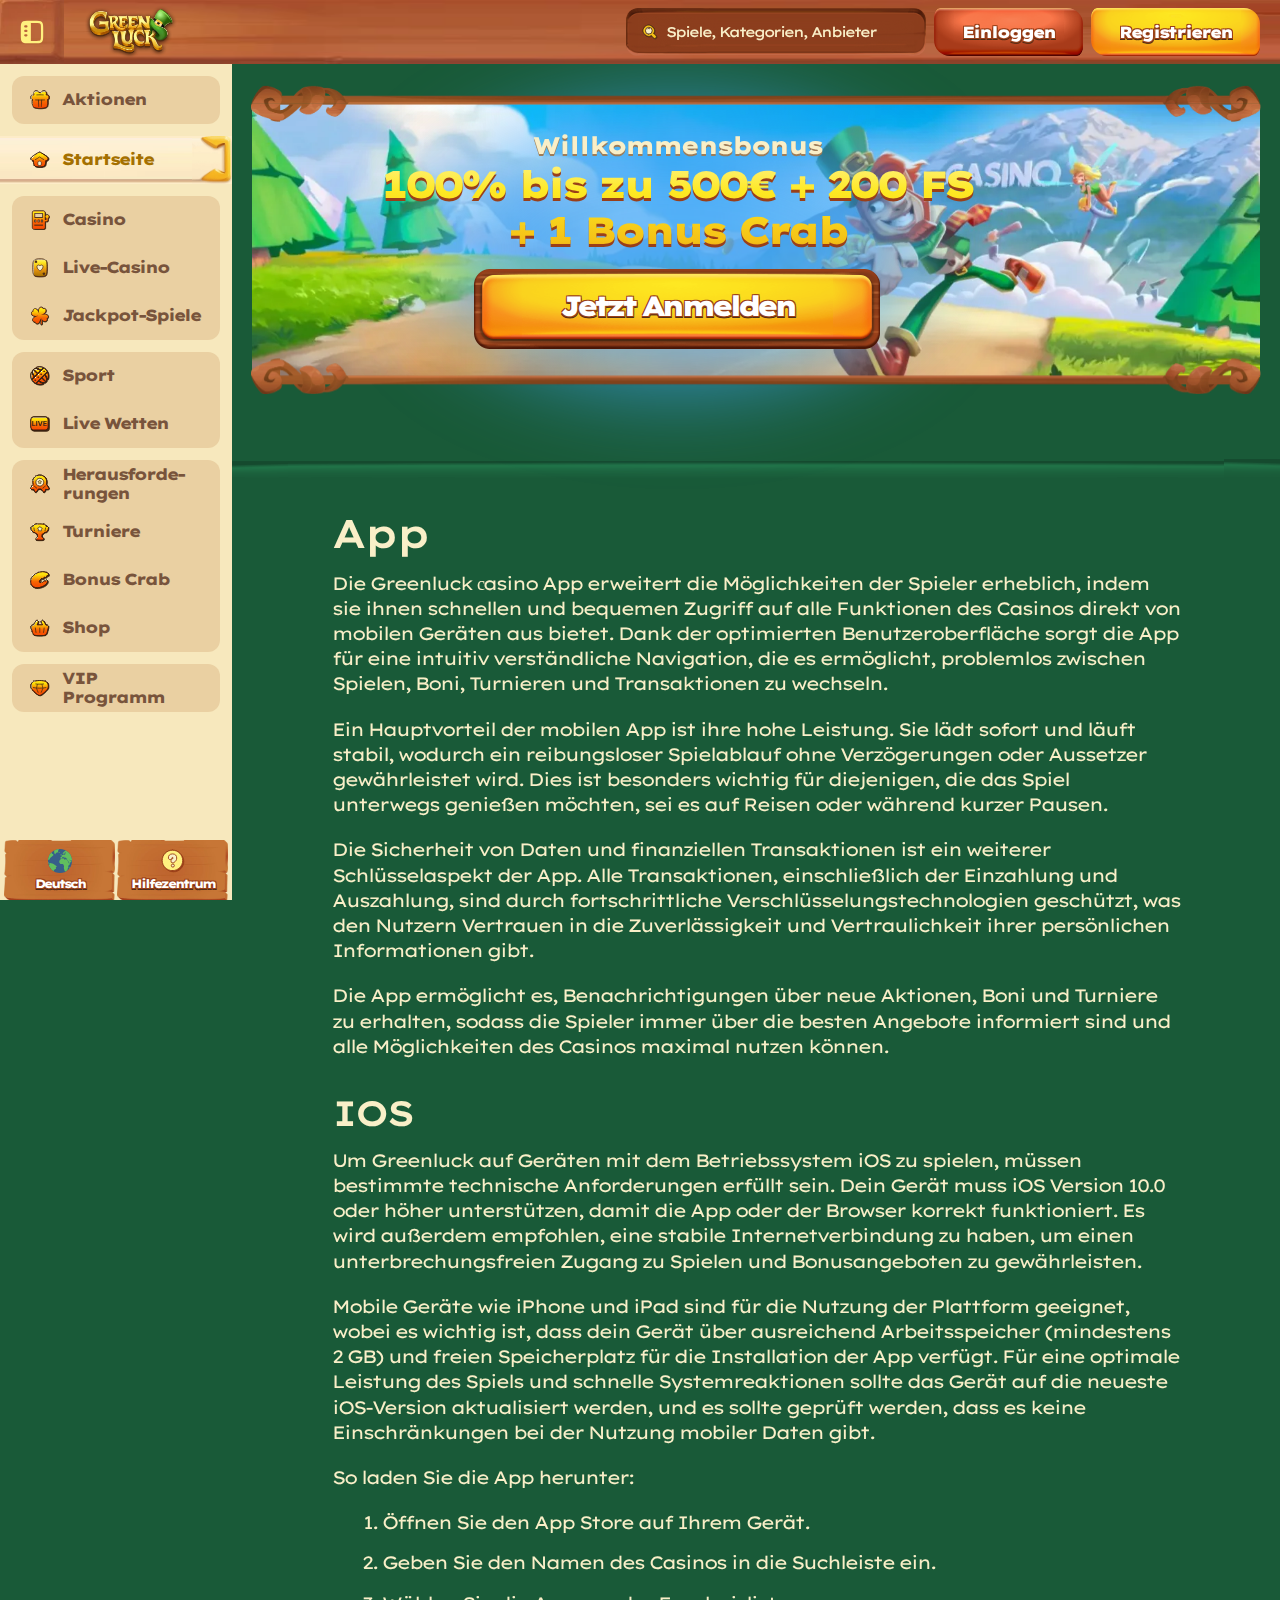
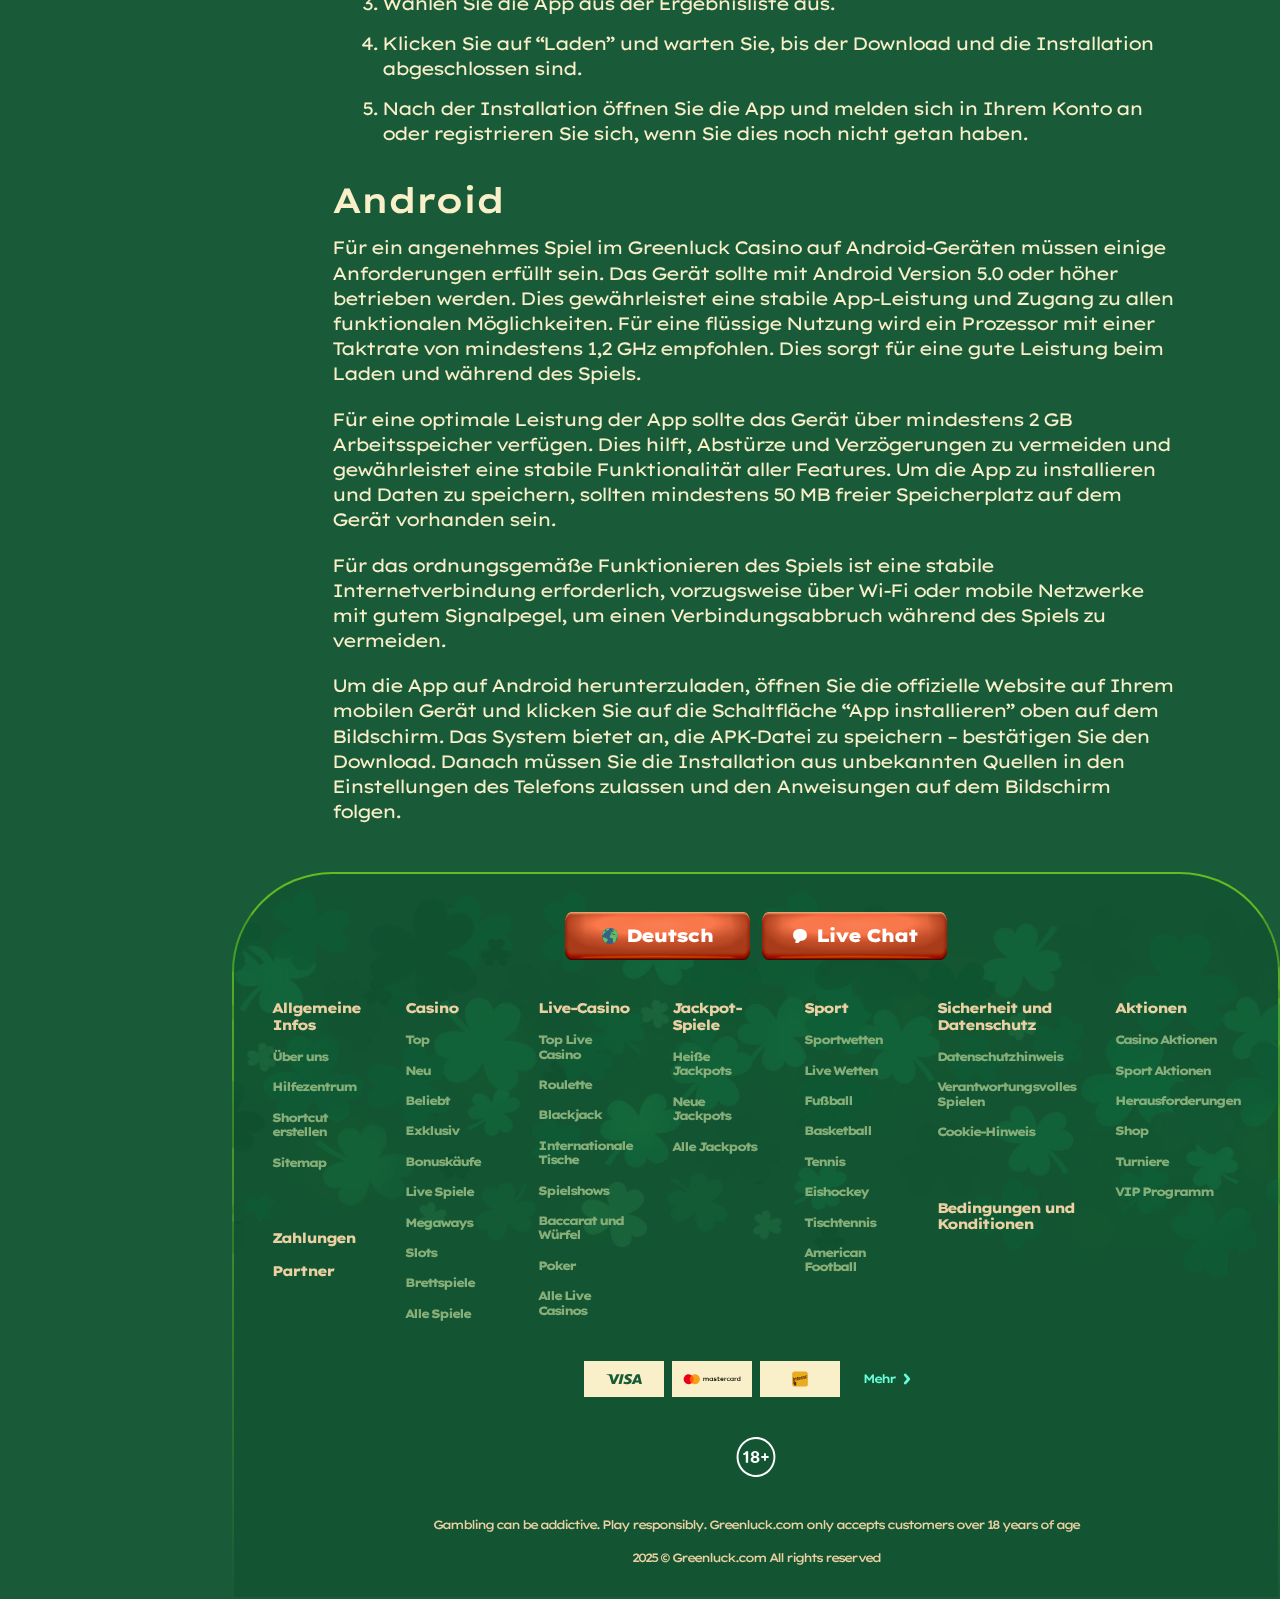
<file: app/index.html>
<!DOCTYPE html>
<html lang="de">
<head>
    <meta name="robots" content="noindex, nofollow">
  <meta charset="UTF-8">
  <meta name="viewport" content="width=device-width, initial-scale=1.0">
  <meta name="description" content="Greenluck casino bietet einen Willkommensbonus für neue Spieler - 100% bis zu 500€, zusätzlich mit 200 freispielen und einem Bonus Crab.">
  <title>Greenluck casino –- Online spielen in Germany</title>
  <link rel="alternate" href="https://greenluck.de/" hreflang="de">
  <link rel="alternate" href="https://greenluck.de/de-de/" hreflang="de-DE">
  <link rel="canonical" href="https://greenluck.de/de-de/">
  <link rel="icon" type="image/png" href="../favicon.ico">
  <link rel="stylesheet" href="../assets/css/styles.css?v=1.0.1">
  <link rel="preconnect" href="https://fonts.googleapis.com">
<link rel="preconnect" href="https://fonts.gstatic.com" crossorigin>
<link href="https://fonts.googleapis.com/css2?family=Lexend+Giga:wght@100..900&display=swap" rel="stylesheet">
</head>
<body>
  <header>
    <div class="container">
      <div class="header">
        <div class="header__left">
          <div class="burger">
            <span><svg viewBox="0 0 26 20" fill="none" xmlns="http://www.w3.org/2000/svg"><path d="M10.577 2.559c3.11-3.099 6.515-2.789 9.308 0 .2.2.41.387.611.587 2.36 2.365 2.938 5.172 1.187 7.858.165.124.337.258.52.404 1.47 1.165 3.973 3.12 2.164 4.93-1.79 1.788-3.8-.692-4.948-2.15a38.029 38.029 0 0 1-.41-.529c-2.677 1.726-5.469 1.143-7.821-1.21-.2-.199-.411-.386-.61-.586-2.79-2.789-3.112-6.206 0-9.304v0Z" fill="#78543C" stroke="#78543C" stroke-width=".715" stroke-miterlimit="10" stroke-linecap="round" stroke-linejoin="round"/><path d="M19.885 2.559c-2.793-2.789-6.197-3.099-9.308 0-3.11 3.098-2.788 6.515 0 9.304 2.392 2.392 5.239 2.954 7.957 1.12.24.38.529.75.884 1.206 2.582 3.276 3.644 2.255 4.338 1.561s1.71-1.756-1.553-4.342A15.27 15.27 0 0 0 21 10.524c1.839-2.718 1.277-5.569-1.115-7.965h0Z" fill="#FFF17F" stroke="#78543C" stroke-width=".715" stroke-miterlimit="10" stroke-linecap="round" stroke-linejoin="round"/><path d="M15.232 11.338a4.128 4.128 0 1 0 0-8.255 4.128 4.128 0 0 0 0 8.255v0Z" fill="#F9EFC8" stroke="#78543C" stroke-width=".715" stroke-miterlimit="10" stroke-linecap="round" stroke-linejoin="round"/><path d="M14.273 4.688a1.545 1.545 0 0 1 1.946-.067" fill="#F9EFC8"/><path d="M14.273 4.688a1.545 1.545 0 0 1 1.946-.067" stroke="#78543C" stroke-width=".715" stroke-miterlimit="10" stroke-linecap="round" stroke-linejoin="round"/><path d="M13.705 15.719a4.566 4.566 0 0 0-1.65-.33 162.328 162.328 0 0 0-3.133-.028c-2.437 0-6.602.04-7.231.34-.63.153-.691.954-.691 1.62 0 .436.026.933.223 1.264.126.213.708.64 1.067.726.63.3 4.794.34 7.231.34 2.438 0 6.602-.04 7.232-.34.63-.152.69-.953.69-1.619 0-.445-.027-.951-.234-1.283-.122-.196-.123-.333-.838-.333.575.018-.573.027-.715 0-.703.139-1.313-.095-1.95-.357Z" fill="#78543C" stroke="#78543C" stroke-width=".715" stroke-miterlimit="10" stroke-linecap="round" stroke-linejoin="round"/><path d="M13.718 15.681a6.216 6.216 0 0 0-1.755-.303c-.978-.013-1.948-.017-2.741-.017-2.53 0-6.852.037-7.505.31-.654.14-.717.87-.717 1.478 0 .607.063 1.338.717 1.477.653.274 4.975.31 7.505.31 2.53 0 6.851-.036 7.505-.31.654-.14.717-.87.717-1.477 0-.608-.062-1.148-.715-1.287a.513.513 0 0 0-.2-.011c-.34.021-.684.066-1.024.093-.61.049-1.196-.08-1.787-.263Z" fill="#FFF17F" stroke="#78543C" stroke-width=".715" stroke-miterlimit="10" stroke-linecap="round" stroke-linejoin="round"/><g fill="#78543C"><path fill-rule="evenodd" clip-rule="evenodd" d="M7.064 9.652c-2.283.023-4.886.1-5.373.332-.63.152-.691.953-.691 1.619 0 .437.026.933.223 1.265.126.212.708.639 1.067.726.63.3 4.794.34 7.231.34l.863-.002a10.66 10.66 0 0 1-.63-.583c-.107-.106-.216-.209-.325-.312a16.61 16.61 0 0 1-.332-.318c-.963-.964-1.653-1.997-2.033-3.067Z"/><path d="m1.69 9.984.085.347a.359.359 0 0 0 .07-.025l-.154-.322Zm5.374-.332.336-.12a.357.357 0 0 0-.34-.237l.004.357Zm-5.84 3.216.307-.182-.308.182Zm1.066.726.153-.323a.36.36 0 0 0-.07-.025l-.083.348Zm8.094.338.001.357a.358.358 0 0 0 .23-.63l-.231.273Zm-.63-.583.252-.253-.252.253Zm-.325-.312.245-.26-.245.26Zm-.332-.318-.252.252.252-.252Zm-7.253-2.413a.997.997 0 0 1 .194-.052c.109-.021.249-.042.418-.062.337-.039.77-.07 1.266-.096.99-.05 2.206-.075 3.345-.086l-.007-.715c-1.143.011-2.37.036-3.374.087-.502.026-.953.059-1.312.1-.18.02-.34.044-.476.071a1.596 1.596 0 0 0-.361.108l.307.645Zm-.487 1.297c0-.332.017-.65.094-.896.073-.236.177-.34.324-.376l-.168-.695c-.484.117-.725.49-.84.859-.11.359-.124.774-.124 1.108h.714Zm.174 1.082a1.268 1.268 0 0 1-.14-.46 4.528 4.528 0 0 1-.034-.622H.643c0 .223.006.476.04.722.035.243.1.502.233.725l.615-.365Zm.843.561c-.114-.027-.305-.125-.5-.261a2.403 2.403 0 0 1-.24-.19 1.099 1.099 0 0 1-.077-.076c-.02-.023-.026-.034-.026-.033l-.615.364c.058.1.15.194.235.272.091.084.2.17.313.249.218.152.497.311.742.37l.168-.695Zm7.147.33c-1.218 0-2.863-.01-4.282-.057a35.603 35.603 0 0 1-1.865-.102 8.669 8.669 0 0 1-.634-.075 1.399 1.399 0 0 1-.297-.071l-.307.645c.128.061.306.1.486.131.192.032.426.059.689.082.526.047 1.19.08 1.904.104 1.431.048 3.086.058 4.306.058v-.715Zm.861-.002-.86.002v.715c.268 0 .559 0 .863-.002l-.003-.715Zm.233.085a10.326 10.326 0 0 1-.609-.563l-.505.506c.213.213.43.414.651.602l.463-.545Zm-.609-.563a15.9 15.9 0 0 0-.332-.32l-.49.521c.11.104.215.203.317.305l.505-.506Zm-.332-.32c-.112-.105-.22-.206-.324-.31l-.505.505c.112.113.228.222.338.326l.49-.52Zm-.324-.31c-.934-.934-1.59-1.924-1.95-2.934l-.673.24c.402 1.13 1.125 2.207 2.118 3.2l.505-.506Z"/></g><path fill-rule="evenodd" clip-rule="evenodd" d="M7.064 9.652c-2.31.024-4.858.095-5.347.3-.654.14-.717.87-.717 1.478 0 .607.063 1.338.717 1.477.653.274 4.975.31 7.505.31h.398l-.191-.181c-.112-.105-.223-.21-.332-.319-.963-.963-1.652-1.996-2.033-3.065Z" fill="#FFF17F"/><path d="m7.064 9.652.337-.12a.357.357 0 0 0-.34-.237l.003.357Zm-5.347.3.074.35a.365.365 0 0 0 .064-.02l-.138-.33Zm0 2.955.138-.33a.355.355 0 0 0-.064-.02l-.074.35Zm7.903.31v.357a.357.357 0 0 0 .247-.615l-.247.258Zm-.191-.181.245-.26-.245.26Zm-.332-.319-.252.253.252-.253ZM7.06 9.295a96.547 96.547 0 0 0-3.37.082 23.8 23.8 0 0 0-1.293.09c-.335.035-.64.08-.818.156l.276.66c.065-.028.263-.068.616-.105.334-.035.763-.064 1.253-.087a95.9 95.9 0 0 1 3.344-.081l-.008-.715Zm-5.418.308c-.48.102-.74.435-.866.793-.12.34-.133.728-.133 1.034h.714c0-.302.018-.582.093-.796.069-.193.168-.295.341-.332l-.149-.7Zm-1 1.827c0 .305.015.694.134 1.033.127.359.386.691.866.794l.15-.7c-.174-.037-.273-.139-.342-.332-.075-.213-.093-.494-.093-.795H.643Zm.937 1.807c.127.053.306.088.492.115.197.03.438.054.71.075a42.67 42.67 0 0 0 1.974.095c1.484.043 3.201.053 4.467.053v-.715c-1.264 0-2.973-.01-4.446-.053a42.224 42.224 0 0 1-1.939-.093 9.559 9.559 0 0 1-.662-.069 1.653 1.653 0 0 1-.32-.068l-.276.66Zm7.643.338h.398l-.001-.716h-.397v.716Zm.645-.616-.193-.184-.49.52.188.18.495-.516Zm-.193-.184c-.112-.105-.22-.207-.324-.31l-.505.505c.112.113.228.221.338.326l.49-.52Zm-.324-.31c-.934-.934-1.59-1.924-1.95-2.933l-.673.24c.403 1.129 1.125 2.205 2.118 3.198l.505-.506Z" fill="#78543C"/><g fill="#78543C"><path fill-rule="evenodd" clip-rule="evenodd" d="M8.058 3.926c-2.45.01-5.807.071-6.367.338C1.06 4.416 1 5.217 1 5.883c0 .437.026.933.223 1.265.126.213.708.64 1.067.726.422.201 2.435.285 4.45.319-.124-1.412.29-2.859 1.318-4.267Z"/><path d="m1.69 4.264.085.347a.358.358 0 0 0 .07-.024l-.154-.323Zm6.368-.338.289.21a.357.357 0 0 0-.29-.568l.001.358ZM1.223 7.148l.308-.182-.308.182Zm1.067.726.153-.323a.358.358 0 0 0-.07-.024l-.083.347Zm4.45.319-.006.357a.357.357 0 0 0 .362-.389l-.356.032ZM1.844 4.587c.025-.012.098-.036.244-.062a6.95 6.95 0 0 1 .525-.07c.422-.042.962-.074 1.567-.1a113.35 113.35 0 0 1 3.88-.072l-.004-.715c-1.226.005-2.683.023-3.905.073a28.65 28.65 0 0 0-1.61.103c-.22.022-.417.048-.58.077a1.768 1.768 0 0 0-.424.12l.307.646Zm-.487 1.296c0-.331.017-.65.094-.896.073-.236.177-.34.324-.376l-.168-.695c-.484.117-.725.49-.84.859-.11.359-.124.774-.124 1.108h.714Zm.174 1.083a1.268 1.268 0 0 1-.14-.461 4.529 4.529 0 0 1-.034-.622H.643c0 .223.006.477.04.722.035.243.1.502.233.726l.615-.365Zm.843.56c-.114-.027-.305-.125-.5-.26a2.411 2.411 0 0 1-.24-.19 1.085 1.085 0 0 1-.077-.077.203.203 0 0 1-.026-.033l-.615.364c.058.1.15.195.235.273.091.083.2.169.313.248.218.152.497.311.742.37l.168-.694Zm4.372.31A65.294 65.294 0 0 1 3.94 7.74c-.4-.025-.746-.055-1.014-.09-.285-.038-.435-.076-.483-.099l-.307.646c.164.078.424.126.697.161.291.039.655.07 1.062.095.816.051 1.83.08 2.84.097l.011-.715Zm.35.325c-.116-1.314.267-2.676 1.25-4.025l-.577-.42C6.698 5.183 6.251 6.714 6.384 8.223l.712-.063Z"/></g><path fill-rule="evenodd" clip-rule="evenodd" d="M8.056 3.926c-2.513.012-5.778.072-6.34.307-.653.14-.716.87-.716 1.477 0 .608.063 1.339.717 1.478.465.195 2.792.27 5.006.296C6.77 6.3 7.2 5.1 8.056 3.926Z" fill="#FFF17F"/><path d="m8.056 3.926.289.21a.357.357 0 0 0-.29-.568l.001.358Zm-6.34.307.075.35a.358.358 0 0 0 .064-.02l-.138-.33Zm0 2.955.139-.33a.357.357 0 0 0-.064-.02l-.074.35Zm5.007.296-.004.357a.357.357 0 0 0 .361-.343l-.357-.014Zm1.331-3.916a128 128 0 0 0-3.914.07c-.602.024-1.149.054-1.582.094a8.48 8.48 0 0 0-.569.068 1.977 1.977 0 0 0-.41.103l.276.66c.029-.012.106-.034.25-.057.136-.022.31-.043.518-.062a29.77 29.77 0 0 1 1.545-.09 124.11 124.11 0 0 1 3.89-.07l-.004-.716Zm-6.412.316c-.48.102-.74.434-.866.793-.12.339-.133.728-.133 1.033h.714c0-.301.018-.581.093-.795.069-.193.168-.295.341-.332l-.149-.7Zm-1 1.826c0 .306.015.695.134 1.034.127.358.386.691.866.793l.15-.7c-.174-.036-.273-.138-.342-.331-.075-.214-.093-.494-.093-.796H.643Zm.937 1.807c.171.072.456.117.766.15.328.037.74.065 1.201.089.924.047 2.064.072 3.173.085l.008-.715a86.89 86.89 0 0 1-3.145-.084 20.854 20.854 0 0 1-1.16-.085c-.325-.036-.506-.074-.567-.1l-.276.66Zm5.501-.019c.044-1.104.445-2.237 1.265-3.362l-.578-.42c-.891 1.222-1.35 2.489-1.401 3.754l.714.028Z" fill="#78543C"/></svg></span>
            <span><svg-icon-sprite _ngcontent-ng-c3704670038="" aria-hidden="true" src="close" width="28" height="28" _nghost-ng-c2813361619=""><svg _ngcontent-ng-c2813361619="" class="icon" width="28" height="28"><!----><use _ngcontent-ng-c2813361619="" xlink:href="../assets/sprite.svg#close"></use></svg><!----><!----><!----><!----><!----><!----></svg-icon-sprite></span>
          </div>
          <div class="header__icon">
            <svg-icon-sprite  _ngcontent-ng-c3066201830="" aria-hidden="true" width="28" height="28" _nghost-ng-c2813361619=""><svg _ngcontent-ng-c2813361619="" class="icon" width="28" height="28"><!----><use _ngcontent-ng-c2813361619="" xlink:href="../assets/sprite.svg#sidebar-opened"></use></svg><!----><!----><!----><!----><!----><!----></svg-icon-sprite>
          </div>
          <a class="header__logo" href="go" rel="nofollow">
            <picture>
              <img src="../assets/images/logo.webp" alt="logo" loading="lazy">
            </picture>
          </a>
        </div>
        <div class="header__right">
          <a class="header__search" href="go" rel="nofollow">
            <svg viewBox="0 0 18 18" fill="none" xmlns="http://www.w3.org/2000/svg"><path d="M3.265 3.26c2.9-2.889 6.075-2.6 8.68 0 .185.187.382.362.569.548 2.2 2.205 2.74 4.823 1.106 7.328.154.116.315.24.485.377 1.37 1.085 3.706 2.91 2.018 4.596-1.668 1.668-3.543-.645-4.614-2.004a36.403 36.403 0 0 1-.382-.493c-2.496 1.608-5.1 1.065-7.293-1.128-.186-.186-.383-.361-.57-.547-2.6-2.6-2.9-5.787 0-8.677v0Z" fill="#502C15" stroke="#502C15" stroke-miterlimit="10" stroke-linecap="round" stroke-linejoin="round"/><path d="M12 3.262c-2.604-2.6-6.1-2.89-9 0C.099 6.15.664 9.337 3.264 11.937c2.231 2.23 4.867 2.774 7.402 1.064.223.354.511.681.842 1.105 2.409 3.055 3.399 2.103 4.046 1.456.647-.647 1.594-1.637-1.449-4.049-.416-.33-.77-.597-1.12-.824 1.713-2.535 1.619-4.827-.985-7.427Z" fill="#F4C016" stroke="#502C15" stroke-miterlimit="10" stroke-linecap="round" stroke-linejoin="round"/><path d="M7.606 11.447a3.85 3.85 0 1 0 0-7.697 3.85 3.85 0 0 0 0 7.697v0Z" fill="#F9EFC8" stroke="#502C15" stroke-miterlimit="10" stroke-linecap="round" stroke-linejoin="round"/><path d="M6.708 5.245a1.44 1.44 0 0 1 1.814-.061" fill="#F9EFC8"/><path d="M6.708 5.245a1.44 1.44 0 0 1 1.814-.061" stroke="#502C15" stroke-miterlimit="10" stroke-linecap="round" stroke-linejoin="round"/></svg>
            <span>Spiele, Kategorien, Anbieter</span>
          </a>
          <a class="header__btn" href="go" rel="nofollow"><span> Einloggen </span></a>
          <a class="header__btn" href="go" rel="nofollow"><span> Registrieren </span></a>
        </div>
      </div>
    </div>
  </header>
  <aside class="sidebar">
      <a class="header__search" href="go" rel="nofollow">
        <svg viewBox="0 0 18 18" fill="none" xmlns="http://www.w3.org/2000/svg"><path d="M3.265 3.26c2.9-2.889 6.075-2.6 8.68 0 .185.187.382.362.569.548 2.2 2.205 2.74 4.823 1.106 7.328.154.116.315.24.485.377 1.37 1.085 3.706 2.91 2.018 4.596-1.668 1.668-3.543-.645-4.614-2.004a36.403 36.403 0 0 1-.382-.493c-2.496 1.608-5.1 1.065-7.293-1.128-.186-.186-.383-.361-.57-.547-2.6-2.6-2.9-5.787 0-8.677v0Z" fill="#502C15" stroke="#502C15" stroke-miterlimit="10" stroke-linecap="round" stroke-linejoin="round"/><path d="M12 3.262c-2.604-2.6-6.1-2.89-9 0C.099 6.15.664 9.337 3.264 11.937c2.231 2.23 4.867 2.774 7.402 1.064.223.354.511.681.842 1.105 2.409 3.055 3.399 2.103 4.046 1.456.647-.647 1.594-1.637-1.449-4.049-.416-.33-.77-.597-1.12-.824 1.713-2.535 1.619-4.827-.985-7.427Z" fill="#F4C016" stroke="#502C15" stroke-miterlimit="10" stroke-linecap="round" stroke-linejoin="round"/><path d="M7.606 11.447a3.85 3.85 0 1 0 0-7.697 3.85 3.85 0 0 0 0 7.697v0Z" fill="#F9EFC8" stroke="#502C15" stroke-miterlimit="10" stroke-linecap="round" stroke-linejoin="round"/><path d="M6.708 5.245a1.44 1.44 0 0 1 1.814-.061" fill="#F9EFC8"/><path d="M6.708 5.245a1.44 1.44 0 0 1 1.814-.061" stroke="#502C15" stroke-miterlimit="10" stroke-linecap="round" stroke-linejoin="round"/></svg>
        <span>Spiele, Kategorien, Anbieter</span>
      </a>
      <div class="sidebar__menu">
        <ul class="sidebar__list">
          <li>
            <a href="go" rel="nofollow">
              <img src="../assets/images/m1.svg" alt="logo" loading="lazy">
              <span>Aktionen</span>
            </a>
          </li>
        </ul>
        <ul class="sidebar__list">
          <li>
            <a class="active" href="go" rel="nofollow">
              <img src="../assets/images/m2.svg" alt="logo" loading="lazy">
              <span>Startseite</span>
            </a>
          </li>
        </ul>
        <ul class="sidebar__list">
          <li>
            <a href="/casino/" data-page>
              <img src="../assets/images/m3.svg" alt="logo" loading="lazy">
              <span>Casino</span>
            </a>
          </li>
          <li>
            <a href="/boni/" data-page>
              <img src="../assets/images/m4.svg" alt="logo" loading="lazy">
              <span>Live-Casino</span>
            </a>
          </li>
          <li>
            <a href="/app/" data-page>
              <img src="../assets/images/m5.svg" alt="logo" loading="lazy">
              <span>Jackpot-Spiele</span>
            </a>
          </li>
        </ul>
        <ul class="sidebar__list">
          <li>
            <a href="go" rel="nofollow">
              <img src="../assets/images/m6.svg" alt="logo" loading="lazy">
              <span>Sport</span>
            </a>
          </li>
          <li>
            <a href="go" rel="nofollow">
              <img src="../assets/images/m7.svg" alt="logo" loading="lazy">
              <span>Live Wetten</span>
            </a>
          </li>
        </ul>
        <ul class="sidebar__list">
          <li>
            <a href="go" rel="nofollow">
              <img src="../assets/images/m8.svg" alt="logo" loading="lazy">
              <span>Herausforde-<br>rungen</span>
            </a>
          </li>
          <li>
            <a href="go" rel="nofollow">
              <img src="../assets/images/m9.svg" alt="logo" loading="lazy">
              <span>Turniere</span>
            </a>
          </li>
          <li>
            <a href="go" rel="nofollow">
              <img src="../assets/images/m10.svg" alt="logo" loading="lazy">
              <span>Bonus Crab</span>
            </a>
          </li>
          <li>
            <a href="go" rel="nofollow">
              <img src="../assets/images/m11.svg" alt="logo" loading="lazy">
              <span>Shop</span>
            </a>
          </li>
        </ul>
        <ul class="sidebar__list">
          <li>
            <a href="go" rel="nofollow">
              <img src="../assets/images/m12.svg" alt="logo" loading="lazy">
              <span>VIP Programm</span>
            </a>
          </li>
        </ul>
      </div>
      <div class='sidebar__footer'>
        <a href="go" rel="nofollow">
          <img src="../assets/images/fr.svg" alt="fr"  loading="lazy"/>
          <span> Deutsch </span>
        </a>
        <a href="go" rel="nofollow">
          <img src="../assets/images/help-centre-icon-1200-red-700.svg" alt="logo" loading="lazy">
          <span>Hilfezentrum</span>
        </a>
      </div>
  </aside>
  <div class="wrap">
    <main>
      <div class="main">
        <section class="banner--wrap">
          <div class="container">
            <div class="banner">
              <div class="banner__content">
                <p>Willkommensbonus</p>
                <p> 100% bis zu 500€ + 200 FS + 1 Bonus Crab  </p>
                <a href="go" rel="nofollow">
                  <span> Jetzt anmelden </span>
                </a>
              </div>
              <div class="banner__img">
                <picture>
                  <source srcset="../assets/images/banner-mob.webp" media="(max-width: 767px)">
                  <img src="../assets/images/banner.webp" alt="banner1920" loading="lazy">
                </picture>
              </div>
            </div>
          </div>
        </section>
        <section class="content--wrap">
          <div class="container">
            <div class="content">
              <div class="content__item">
                <h1>App</h1>
                <p>Die Greenluck сasino App erweitert die Möglichkeiten der Spieler erheblich, indem sie ihnen schnellen und bequemen Zugriff auf alle Funktionen des Casinos direkt von mobilen Geräten aus bietet. Dank der optimierten Benutzeroberfläche sorgt die App für eine intuitiv verständliche Navigation, die es ermöglicht, problemlos zwischen Spielen, Boni, Turnieren und Transaktionen zu wechseln.
</p>
                <p>Ein Hauptvorteil der mobilen App ist ihre hohe Leistung. Sie lädt sofort und läuft stabil, wodurch ein reibungsloser Spielablauf ohne Verzögerungen oder Aussetzer gewährleistet wird. Dies ist besonders wichtig für diejenigen, die das Spiel unterwegs genießen möchten, sei es auf Reisen oder während kurzer Pausen.
</p>
                <p>Die Sicherheit von Daten und finanziellen Transaktionen ist ein weiterer Schlüsselaspekt der App. Alle Transaktionen, einschließlich der Einzahlung und Auszahlung, sind durch fortschrittliche Verschlüsselungstechnologien geschützt, was den Nutzern Vertrauen in die Zuverlässigkeit und Vertraulichkeit ihrer persönlichen Informationen gibt.
</p>
                <p>Die App ermöglicht es, Benachrichtigungen über neue Aktionen, Boni und Turniere zu erhalten, sodass die Spieler immer über die besten Angebote informiert sind und alle Möglichkeiten des Casinos maximal nutzen können. 
</p>
              </div>
              <div class="content__item">
                <h2>IOS</h2>
                 <p>Um Greenluck auf Geräten mit dem Betriebssystem iOS zu spielen, müssen bestimmte technische Anforderungen erfüllt sein. Dein Gerät muss iOS Version 10.0 oder höher unterstützen, damit die App oder der Browser korrekt funktioniert. Es wird außerdem empfohlen, eine stabile Internetverbindung zu haben, um einen unterbrechungsfreien Zugang zu Spielen und Bonusangeboten zu gewährleisten.
</p>
                <p>Mobile Geräte wie iPhone und iPad sind für die Nutzung der Plattform geeignet, wobei es wichtig ist, dass dein Gerät über ausreichend Arbeitsspeicher (mindestens 2 GB) und freien Speicherplatz für die Installation der App verfügt. Für eine optimale Leistung des Spiels und schnelle Systemreaktionen sollte das Gerät auf die neueste iOS-Version aktualisiert werden, und es sollte geprüft werden, dass es keine Einschränkungen bei der Nutzung mobiler Daten gibt.
</p>
                <p>So laden Sie die App herunter:</p>
                <ol>
                  <li>Öffnen Sie den App Store auf Ihrem Gerät.</li>
                  <li>Geben Sie den Namen des Casinos in die Suchleiste ein.</li>
                  <li>Wählen Sie die App aus der Ergebnisliste aus.</li>
                  <li>Klicken Sie auf “Laden” und warten Sie, bis der Download und die Installation abgeschlossen sind.
</li>
                  <li>Nach der Installation öffnen Sie die App und melden sich in Ihrem Konto an oder registrieren Sie sich, wenn Sie dies noch nicht getan haben.
</li>
                </ol>
              </div>
              <div class="content__item">
                <h2>Android</h2>
                <p>Für ein angenehmes Spiel im Greenluck Casino auf Android-Geräten müssen einige Anforderungen erfüllt sein.
Das Gerät sollte mit Android Version 5.0 oder höher betrieben werden. Dies gewährleistet eine stabile App-Leistung und Zugang zu allen funktionalen Möglichkeiten. Für eine flüssige Nutzung wird ein Prozessor mit einer Taktrate von mindestens 1,2 GHz empfohlen. Dies sorgt für eine gute Leistung beim Laden und während des Spiels.
</p>
                <p>Für eine optimale Leistung der App sollte das Gerät über mindestens 2 GB Arbeitsspeicher verfügen. Dies hilft, Abstürze und Verzögerungen zu vermeiden und gewährleistet eine stabile Funktionalität aller Features. Um die App zu installieren und Daten zu speichern, sollten mindestens 50 MB freier Speicherplatz auf dem Gerät vorhanden sein.
</p>
                <p>Für das ordnungsgemäße Funktionieren des Spiels ist eine stabile Internetverbindung erforderlich, vorzugsweise über Wi-Fi oder mobile Netzwerke mit gutem Signalpegel, um einen Verbindungsabbruch während des Spiels zu vermeiden.
</p>
                <p>Um die App auf Android herunterzuladen, öffnen Sie die offizielle Website auf Ihrem mobilen Gerät und klicken Sie auf die Schaltfläche “App installieren” oben auf dem Bildschirm. Das System bietet an, die APK-Datei zu speichern – bestätigen Sie den Download. Danach müssen Sie die Installation aus unbekannten Quellen in den Einstellungen des Telefons zulassen und den Anweisungen auf dem Bildschirm folgen.
</p>
              </div>
            </div>
          </div>
        </section>
      </div>
    </main>
    <footer>
      <div class="container">
        <div class="footer">
          <div class="footer__top">
            <a href="go" rel="nofollow">
              <img src="../assets/images/fr.svg" alt="fr2" loading="lazy"/>
              <span> Deutsch </span>
            </a>
            <a href="go" rel="nofollow">
              <svg-icon-sprite _ngcontent-ng-c551716949="" src="live-chat" width="16" height="16" aria-hidden="true" _nghost-ng-c2813361619=""><svg _ngcontent-ng-c2813361619="" class="icon" width="16" height="16"><!----><use _ngcontent-ng-c2813361619="" xlink:href="../assets/sprite.svg#live-chat"></use></svg><!----><!----><!----><!----><!----><!----></svg-icon-sprite>
              <span>Live Chat</span>
            </a>
          </div>
          <div class="footer__menu">
            <div class="footer__column">
              <div class="footer__menu__item">
                <p class="footer__menu__title"> Allgemeine Infos </p>
                <ul>
                  <li>Über uns</li>
                  <li>Hilfezentrum</li>
                  <li>Shortcut erstellen</li>
                  <li>Sitemap</li>
              </ul>
              </div>
              <div class="footer__menu__item">
                <p class="footer__menu__title"> Zahlungen </p>
                <p class="footer__menu__title"> Partner </p>
              </div>
            </div>
            <div class="footer__column">
              <div class="footer__menu__item">
                <p class="footer__menu__title">Casino</p>
                <ul>
                  <li>Top</li>
                  <li>Neu</li>
                  <li>Beliebt</li>
                  <li>Exklusiv</li>
                  <li>Bonuskäufe</li>
                  <li>Live Spiele</li>
                  <li>Megaways</li>
                  <li>Slots</li>
                  <li>Brettspiele</li>
                  <li>Alle Spiele</li>
              </ul>
              </div>
            </div>
            <div class="footer__column">
              <div class="footer__menu__item">
                <p class="footer__menu__title"> Live-Casino </p>
                <ul>
                  <li>Top Live Casino</li>
                  <li>Roulette</li>
                  <li>Blackjack</li>
                  <li>Internationale Tische</li>
                  <li>Spielshows</li>
                  <li>Baccarat und Würfel</li>
                  <li>Poker</li>
                  <li>Alle Live Casinos</li>
              </ul>
              </div>
            </div>
            <div class="footer__column">
              <div class="footer__menu__item">
                <p class="footer__menu__title"> Jackpot-Spiele </p>
                <ul>
                  <li>Heiße Jackpots</li>
                  <li>Neue Jackpots</li>
                  <li>Alle Jackpots</li>
              </ul>
              </div>
            </div>
            <div class="footer__column">
              <div class="footer__menu__item">
                <p class="footer__menu__title"> Sport </p>
                <ul>
                  <li>Sportwetten</li>
                  <li>Live Wetten</li>
                  <li>Fußball</li>
                  <li>Basketball</li>
                  <li>Tennis</li>
                  <li>Eishockey</li>
                  <li>Tischtennis</li>
                  <li>American Football</li>
              </ul>
              </div>
            </div>
            <div class="footer__column">
              <div class="footer__menu__item">
                <p class="footer__menu__title"> Sicherheit und Datenschutz </p>
                <ul>
                  <li>Datenschutzhinweis</li>
                  <li>Verantwortungsvolles Spielen</li>
                  <li>Cookie-Hinweis</li>
              </ul>
              </div>
              <div class="footer__menu__item">
                <p class="footer__menu__title"> Bedingungen und Konditionen </p>
              </div>
            </div>
            <div class="footer__column">
              <div class="footer__menu__item">
                <p class="footer__menu__title"> Aktionen </p>
                <ul>
                  <li>Casino Aktionen</li>
                  <li>Sport Aktionen</li>
                  <li>Herausforderungen</li>
                  <li>Shop</li>
                  <li>Turniere</li>
                  <li>VIP Programm</li>
              </ul>
              </div>
            </div>
          </div>
          <div class="footer__pay">
            <a href="go" rel="nofollow">
              <img src="../assets/images/visa.svg" alt="visa" loading="lazy">
            </a>
            <a href="go" rel="nofollow">
              <img src="../assets/images/mastercard.svg" alt="mastercard" loading="lazy">
            </a>
            <a href="go" rel="nofollow">
              <img src="../assets/images/interac.svg" alt="interac" loading="lazy">
            </a>
            <a href="go" rel="nofollow">
              <span> Mehr </span>
              <svg-icon-sprite _ngcontent-ng-c4029403283="" aria-hidden="true" src="arrow-right" width="12" height="12" class="payments-svg-icon" _nghost-ng-c2813361619=""><svg _ngcontent-ng-c2813361619="" class="icon" width="12" height="12"><!----><use _ngcontent-ng-c2813361619="" xlink:href="../assets/sprite.svg#arrow-right"></use></svg><!----><!----><!----><!----><!----><!----></svg-icon-sprite>
            </a>
          </div>
          <div class="footer__media">
            <img src="../assets/images/18+.svg" alt="18+" loading="lazy">
          </div>
          <div class="footer__copyright">
            <p>Gambling can be addictive. Play responsibly. Greenluck.com only accepts customers over 18 years of age</p>
            <p>2025 © Greenluck.com All rights reserved</p>
          </div>
        </div>
      </div>
    </footer>
  </div>
  <script src="../assets/js/script.js?v=1.0.1"></script>
</body>
</html>
</file>
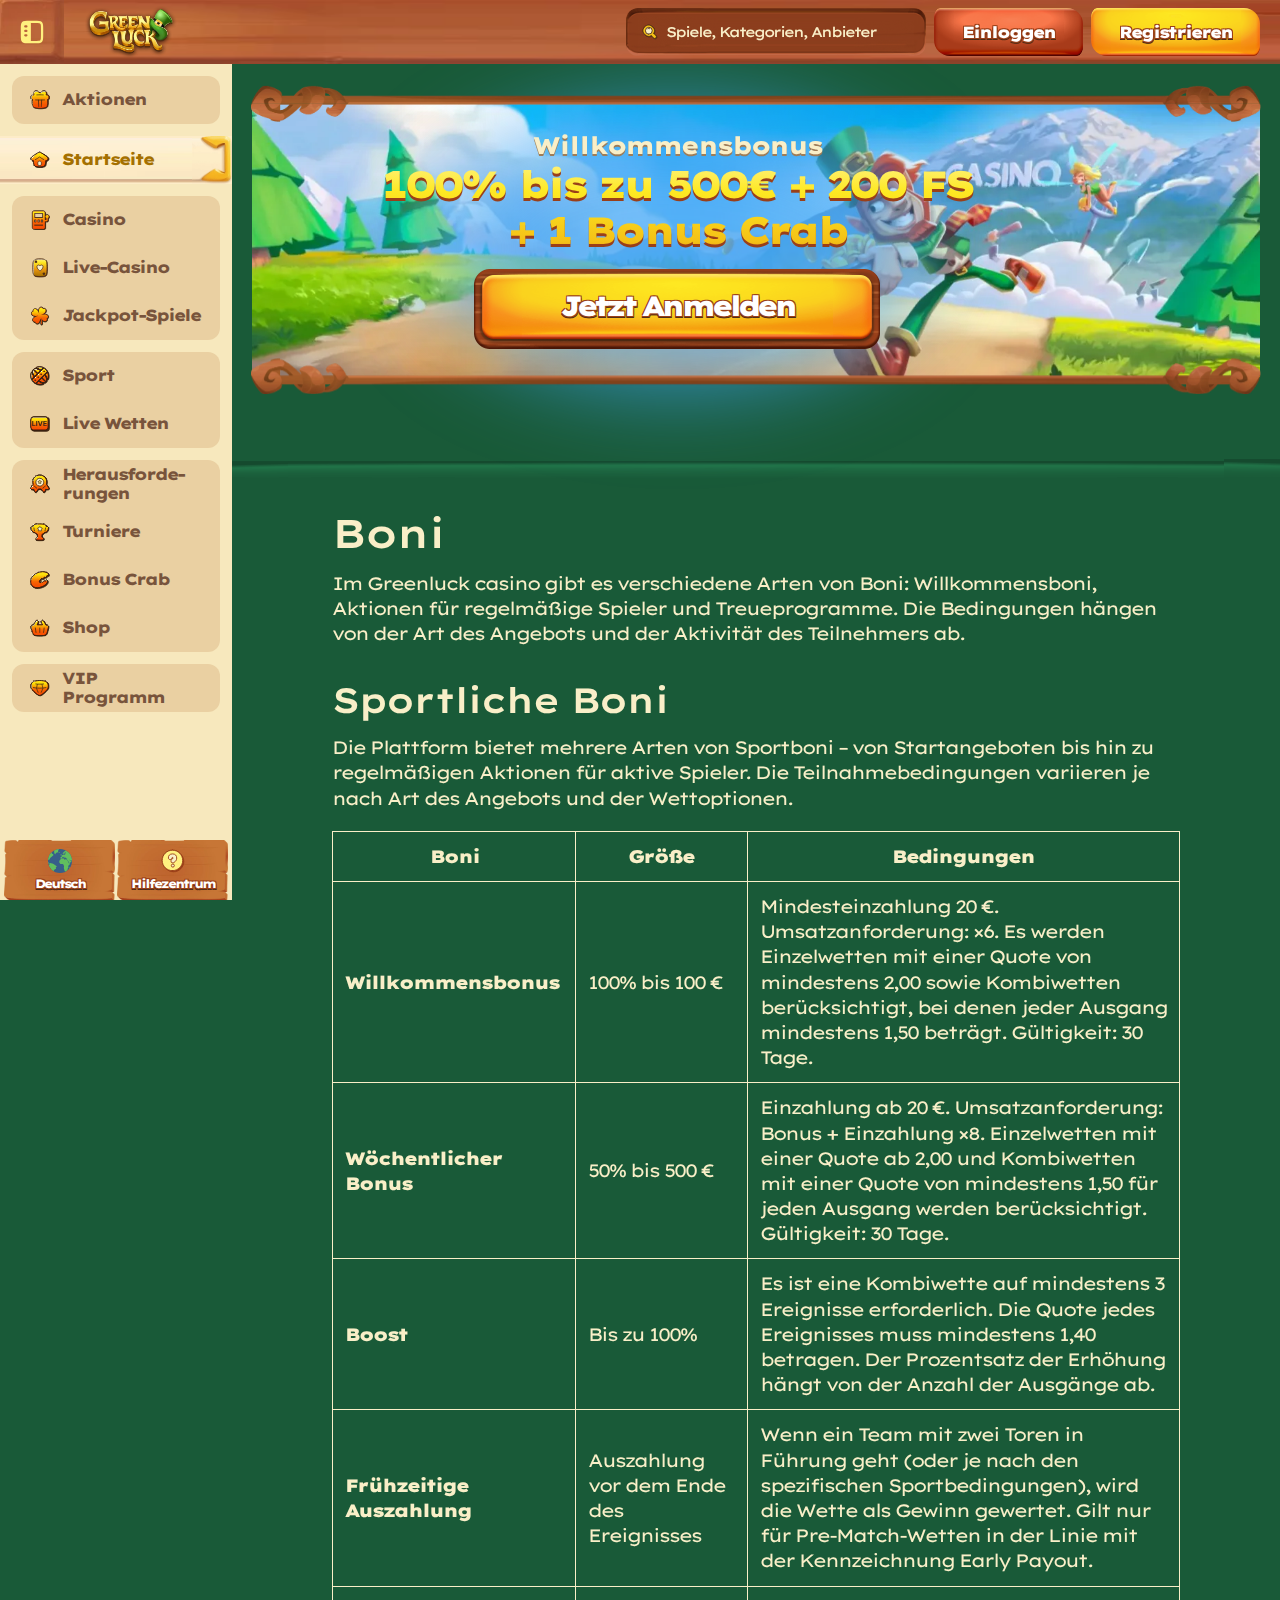
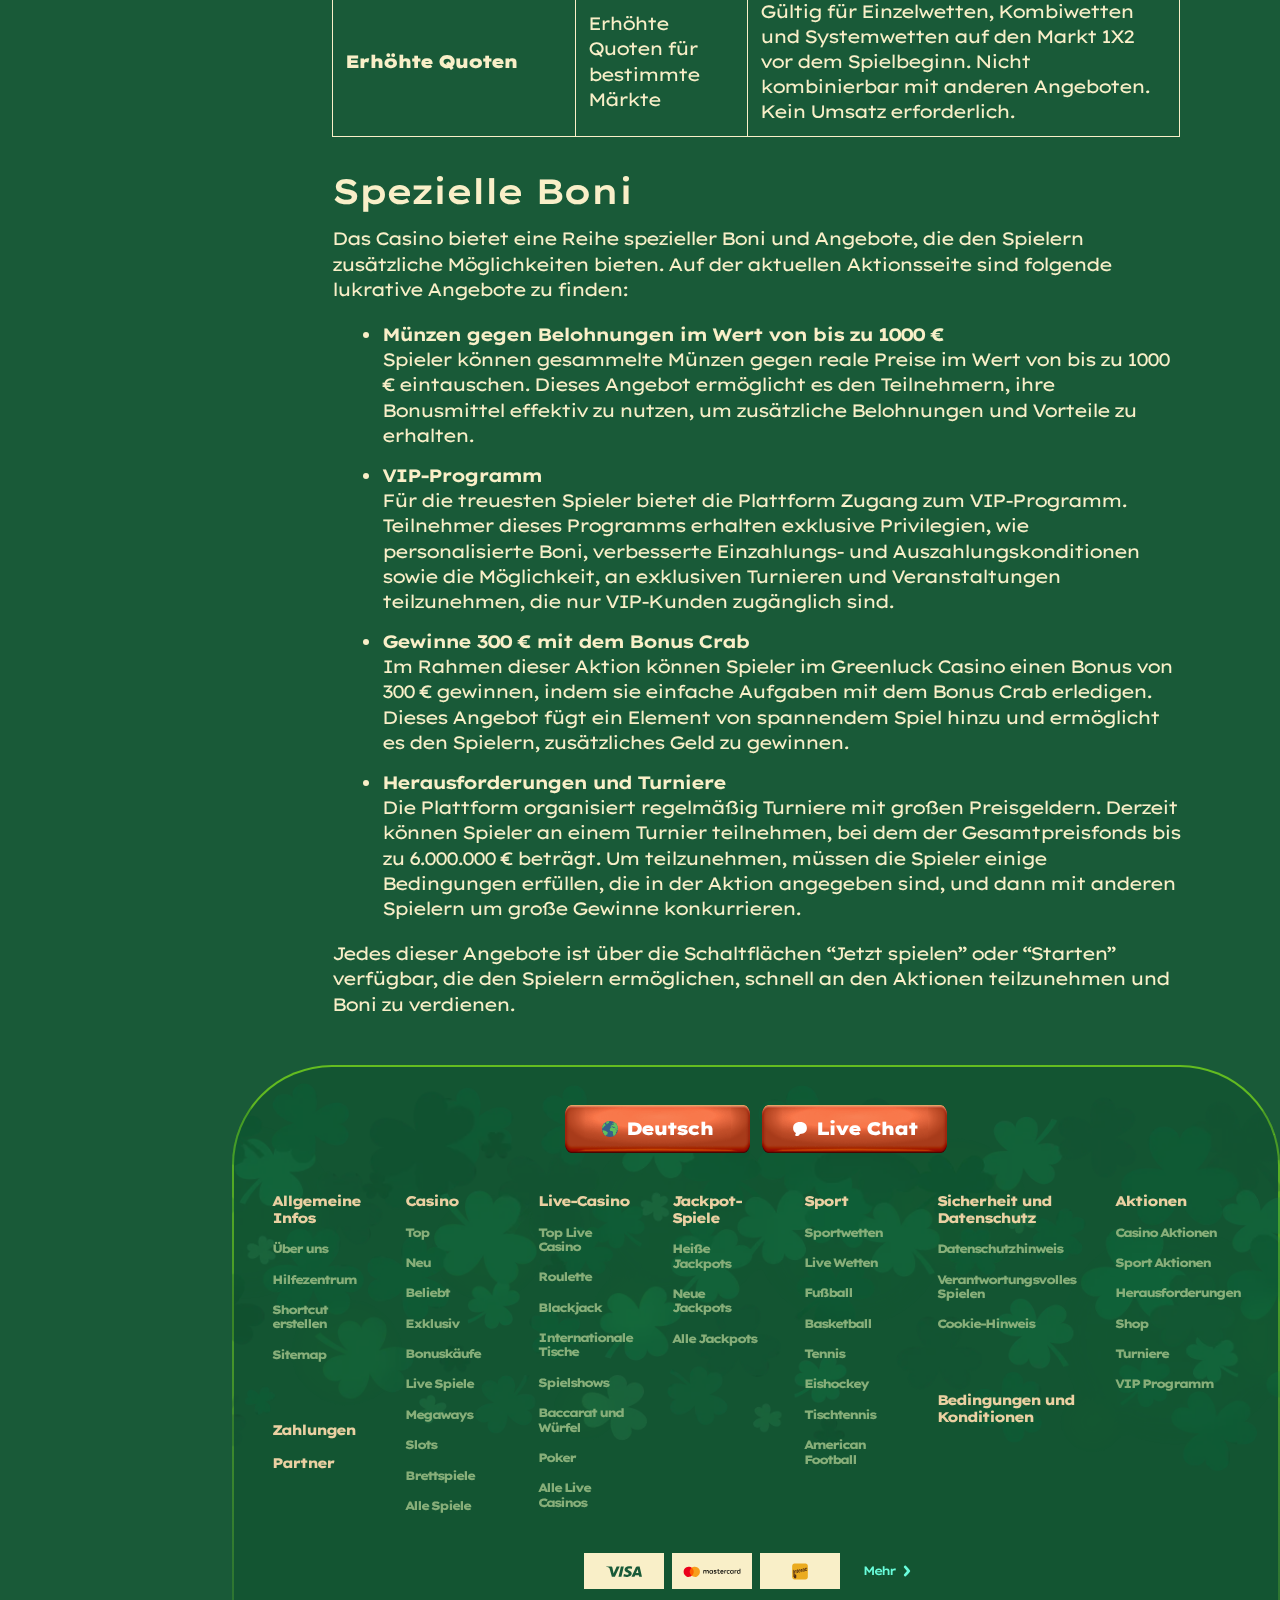
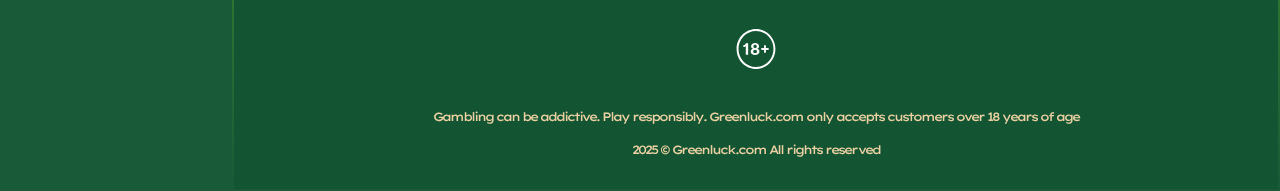
<file: boni/index.html>
<!DOCTYPE html>
<html lang="de">
<head>
    <meta name="robots" content="noindex, nofollow">
  <meta charset="UTF-8">
  <meta name="viewport" content="width=device-width, initial-scale=1.0">
  <meta name="description" content="Greenluck casino bietet einen Willkommensbonus für neue Spieler - 100% bis zu 500€, zusätzlich mit 200 freispielen und einem Bonus Crab.">
  <title>Greenluck casino –- Online spielen in Germany</title>
  <link rel="alternate" href="https://greenluck.de/" hreflang="de">
  <link rel="alternate" href="https://greenluck.de/de-de/" hreflang="de-DE">
  <link rel="canonical" href="https://greenluck.de/de-de/">
  <link rel="icon" type="image/png" href="../favicon.ico">
  <link rel="stylesheet" href="../assets/css/styles.css?v=1.0.1">
  <link rel="preconnect" href="https://fonts.googleapis.com">
<link rel="preconnect" href="https://fonts.gstatic.com" crossorigin>
<link href="https://fonts.googleapis.com/css2?family=Lexend+Giga:wght@100..900&display=swap" rel="stylesheet">
</head>
<body>
  <header>
    <div class="container">
      <div class="header">
        <div class="header__left">
          <div class="burger">
            <span><svg viewBox="0 0 26 20" fill="none" xmlns="http://www.w3.org/2000/svg"><path d="M10.577 2.559c3.11-3.099 6.515-2.789 9.308 0 .2.2.41.387.611.587 2.36 2.365 2.938 5.172 1.187 7.858.165.124.337.258.52.404 1.47 1.165 3.973 3.12 2.164 4.93-1.79 1.788-3.8-.692-4.948-2.15a38.029 38.029 0 0 1-.41-.529c-2.677 1.726-5.469 1.143-7.821-1.21-.2-.199-.411-.386-.61-.586-2.79-2.789-3.112-6.206 0-9.304v0Z" fill="#78543C" stroke="#78543C" stroke-width=".715" stroke-miterlimit="10" stroke-linecap="round" stroke-linejoin="round"/><path d="M19.885 2.559c-2.793-2.789-6.197-3.099-9.308 0-3.11 3.098-2.788 6.515 0 9.304 2.392 2.392 5.239 2.954 7.957 1.12.24.38.529.75.884 1.206 2.582 3.276 3.644 2.255 4.338 1.561s1.71-1.756-1.553-4.342A15.27 15.27 0 0 0 21 10.524c1.839-2.718 1.277-5.569-1.115-7.965h0Z" fill="#FFF17F" stroke="#78543C" stroke-width=".715" stroke-miterlimit="10" stroke-linecap="round" stroke-linejoin="round"/><path d="M15.232 11.338a4.128 4.128 0 1 0 0-8.255 4.128 4.128 0 0 0 0 8.255v0Z" fill="#F9EFC8" stroke="#78543C" stroke-width=".715" stroke-miterlimit="10" stroke-linecap="round" stroke-linejoin="round"/><path d="M14.273 4.688a1.545 1.545 0 0 1 1.946-.067" fill="#F9EFC8"/><path d="M14.273 4.688a1.545 1.545 0 0 1 1.946-.067" stroke="#78543C" stroke-width=".715" stroke-miterlimit="10" stroke-linecap="round" stroke-linejoin="round"/><path d="M13.705 15.719a4.566 4.566 0 0 0-1.65-.33 162.328 162.328 0 0 0-3.133-.028c-2.437 0-6.602.04-7.231.34-.63.153-.691.954-.691 1.62 0 .436.026.933.223 1.264.126.213.708.64 1.067.726.63.3 4.794.34 7.231.34 2.438 0 6.602-.04 7.232-.34.63-.152.69-.953.69-1.619 0-.445-.027-.951-.234-1.283-.122-.196-.123-.333-.838-.333.575.018-.573.027-.715 0-.703.139-1.313-.095-1.95-.357Z" fill="#78543C" stroke="#78543C" stroke-width=".715" stroke-miterlimit="10" stroke-linecap="round" stroke-linejoin="round"/><path d="M13.718 15.681a6.216 6.216 0 0 0-1.755-.303c-.978-.013-1.948-.017-2.741-.017-2.53 0-6.852.037-7.505.31-.654.14-.717.87-.717 1.478 0 .607.063 1.338.717 1.477.653.274 4.975.31 7.505.31 2.53 0 6.851-.036 7.505-.31.654-.14.717-.87.717-1.477 0-.608-.062-1.148-.715-1.287a.513.513 0 0 0-.2-.011c-.34.021-.684.066-1.024.093-.61.049-1.196-.08-1.787-.263Z" fill="#FFF17F" stroke="#78543C" stroke-width=".715" stroke-miterlimit="10" stroke-linecap="round" stroke-linejoin="round"/><g fill="#78543C"><path fill-rule="evenodd" clip-rule="evenodd" d="M7.064 9.652c-2.283.023-4.886.1-5.373.332-.63.152-.691.953-.691 1.619 0 .437.026.933.223 1.265.126.212.708.639 1.067.726.63.3 4.794.34 7.231.34l.863-.002a10.66 10.66 0 0 1-.63-.583c-.107-.106-.216-.209-.325-.312a16.61 16.61 0 0 1-.332-.318c-.963-.964-1.653-1.997-2.033-3.067Z"/><path d="m1.69 9.984.085.347a.359.359 0 0 0 .07-.025l-.154-.322Zm5.374-.332.336-.12a.357.357 0 0 0-.34-.237l.004.357Zm-5.84 3.216.307-.182-.308.182Zm1.066.726.153-.323a.36.36 0 0 0-.07-.025l-.083.348Zm8.094.338.001.357a.358.358 0 0 0 .23-.63l-.231.273Zm-.63-.583.252-.253-.252.253Zm-.325-.312.245-.26-.245.26Zm-.332-.318-.252.252.252-.252Zm-7.253-2.413a.997.997 0 0 1 .194-.052c.109-.021.249-.042.418-.062.337-.039.77-.07 1.266-.096.99-.05 2.206-.075 3.345-.086l-.007-.715c-1.143.011-2.37.036-3.374.087-.502.026-.953.059-1.312.1-.18.02-.34.044-.476.071a1.596 1.596 0 0 0-.361.108l.307.645Zm-.487 1.297c0-.332.017-.65.094-.896.073-.236.177-.34.324-.376l-.168-.695c-.484.117-.725.49-.84.859-.11.359-.124.774-.124 1.108h.714Zm.174 1.082a1.268 1.268 0 0 1-.14-.46 4.528 4.528 0 0 1-.034-.622H.643c0 .223.006.476.04.722.035.243.1.502.233.725l.615-.365Zm.843.561c-.114-.027-.305-.125-.5-.261a2.403 2.403 0 0 1-.24-.19 1.099 1.099 0 0 1-.077-.076c-.02-.023-.026-.034-.026-.033l-.615.364c.058.1.15.194.235.272.091.084.2.17.313.249.218.152.497.311.742.37l.168-.695Zm7.147.33c-1.218 0-2.863-.01-4.282-.057a35.603 35.603 0 0 1-1.865-.102 8.669 8.669 0 0 1-.634-.075 1.399 1.399 0 0 1-.297-.071l-.307.645c.128.061.306.1.486.131.192.032.426.059.689.082.526.047 1.19.08 1.904.104 1.431.048 3.086.058 4.306.058v-.715Zm.861-.002-.86.002v.715c.268 0 .559 0 .863-.002l-.003-.715Zm.233.085a10.326 10.326 0 0 1-.609-.563l-.505.506c.213.213.43.414.651.602l.463-.545Zm-.609-.563a15.9 15.9 0 0 0-.332-.32l-.49.521c.11.104.215.203.317.305l.505-.506Zm-.332-.32c-.112-.105-.22-.206-.324-.31l-.505.505c.112.113.228.222.338.326l.49-.52Zm-.324-.31c-.934-.934-1.59-1.924-1.95-2.934l-.673.24c.402 1.13 1.125 2.207 2.118 3.2l.505-.506Z"/></g><path fill-rule="evenodd" clip-rule="evenodd" d="M7.064 9.652c-2.31.024-4.858.095-5.347.3-.654.14-.717.87-.717 1.478 0 .607.063 1.338.717 1.477.653.274 4.975.31 7.505.31h.398l-.191-.181c-.112-.105-.223-.21-.332-.319-.963-.963-1.652-1.996-2.033-3.065Z" fill="#FFF17F"/><path d="m7.064 9.652.337-.12a.357.357 0 0 0-.34-.237l.003.357Zm-5.347.3.074.35a.365.365 0 0 0 .064-.02l-.138-.33Zm0 2.955.138-.33a.355.355 0 0 0-.064-.02l-.074.35Zm7.903.31v.357a.357.357 0 0 0 .247-.615l-.247.258Zm-.191-.181.245-.26-.245.26Zm-.332-.319-.252.253.252-.253ZM7.06 9.295a96.547 96.547 0 0 0-3.37.082 23.8 23.8 0 0 0-1.293.09c-.335.035-.64.08-.818.156l.276.66c.065-.028.263-.068.616-.105.334-.035.763-.064 1.253-.087a95.9 95.9 0 0 1 3.344-.081l-.008-.715Zm-5.418.308c-.48.102-.74.435-.866.793-.12.34-.133.728-.133 1.034h.714c0-.302.018-.582.093-.796.069-.193.168-.295.341-.332l-.149-.7Zm-1 1.827c0 .305.015.694.134 1.033.127.359.386.691.866.794l.15-.7c-.174-.037-.273-.139-.342-.332-.075-.213-.093-.494-.093-.795H.643Zm.937 1.807c.127.053.306.088.492.115.197.03.438.054.71.075a42.67 42.67 0 0 0 1.974.095c1.484.043 3.201.053 4.467.053v-.715c-1.264 0-2.973-.01-4.446-.053a42.224 42.224 0 0 1-1.939-.093 9.559 9.559 0 0 1-.662-.069 1.653 1.653 0 0 1-.32-.068l-.276.66Zm7.643.338h.398l-.001-.716h-.397v.716Zm.645-.616-.193-.184-.49.52.188.18.495-.516Zm-.193-.184c-.112-.105-.22-.207-.324-.31l-.505.505c.112.113.228.221.338.326l.49-.52Zm-.324-.31c-.934-.934-1.59-1.924-1.95-2.933l-.673.24c.403 1.129 1.125 2.205 2.118 3.198l.505-.506Z" fill="#78543C"/><g fill="#78543C"><path fill-rule="evenodd" clip-rule="evenodd" d="M8.058 3.926c-2.45.01-5.807.071-6.367.338C1.06 4.416 1 5.217 1 5.883c0 .437.026.933.223 1.265.126.213.708.64 1.067.726.422.201 2.435.285 4.45.319-.124-1.412.29-2.859 1.318-4.267Z"/><path d="m1.69 4.264.085.347a.358.358 0 0 0 .07-.024l-.154-.323Zm6.368-.338.289.21a.357.357 0 0 0-.29-.568l.001.358ZM1.223 7.148l.308-.182-.308.182Zm1.067.726.153-.323a.358.358 0 0 0-.07-.024l-.083.347Zm4.45.319-.006.357a.357.357 0 0 0 .362-.389l-.356.032ZM1.844 4.587c.025-.012.098-.036.244-.062a6.95 6.95 0 0 1 .525-.07c.422-.042.962-.074 1.567-.1a113.35 113.35 0 0 1 3.88-.072l-.004-.715c-1.226.005-2.683.023-3.905.073a28.65 28.65 0 0 0-1.61.103c-.22.022-.417.048-.58.077a1.768 1.768 0 0 0-.424.12l.307.646Zm-.487 1.296c0-.331.017-.65.094-.896.073-.236.177-.34.324-.376l-.168-.695c-.484.117-.725.49-.84.859-.11.359-.124.774-.124 1.108h.714Zm.174 1.083a1.268 1.268 0 0 1-.14-.461 4.529 4.529 0 0 1-.034-.622H.643c0 .223.006.477.04.722.035.243.1.502.233.726l.615-.365Zm.843.56c-.114-.027-.305-.125-.5-.26a2.411 2.411 0 0 1-.24-.19 1.085 1.085 0 0 1-.077-.077.203.203 0 0 1-.026-.033l-.615.364c.058.1.15.195.235.273.091.083.2.169.313.248.218.152.497.311.742.37l.168-.694Zm4.372.31A65.294 65.294 0 0 1 3.94 7.74c-.4-.025-.746-.055-1.014-.09-.285-.038-.435-.076-.483-.099l-.307.646c.164.078.424.126.697.161.291.039.655.07 1.062.095.816.051 1.83.08 2.84.097l.011-.715Zm.35.325c-.116-1.314.267-2.676 1.25-4.025l-.577-.42C6.698 5.183 6.251 6.714 6.384 8.223l.712-.063Z"/></g><path fill-rule="evenodd" clip-rule="evenodd" d="M8.056 3.926c-2.513.012-5.778.072-6.34.307-.653.14-.716.87-.716 1.477 0 .608.063 1.339.717 1.478.465.195 2.792.27 5.006.296C6.77 6.3 7.2 5.1 8.056 3.926Z" fill="#FFF17F"/><path d="m8.056 3.926.289.21a.357.357 0 0 0-.29-.568l.001.358Zm-6.34.307.075.35a.358.358 0 0 0 .064-.02l-.138-.33Zm0 2.955.139-.33a.357.357 0 0 0-.064-.02l-.074.35Zm5.007.296-.004.357a.357.357 0 0 0 .361-.343l-.357-.014Zm1.331-3.916a128 128 0 0 0-3.914.07c-.602.024-1.149.054-1.582.094a8.48 8.48 0 0 0-.569.068 1.977 1.977 0 0 0-.41.103l.276.66c.029-.012.106-.034.25-.057.136-.022.31-.043.518-.062a29.77 29.77 0 0 1 1.545-.09 124.11 124.11 0 0 1 3.89-.07l-.004-.716Zm-6.412.316c-.48.102-.74.434-.866.793-.12.339-.133.728-.133 1.033h.714c0-.301.018-.581.093-.795.069-.193.168-.295.341-.332l-.149-.7Zm-1 1.826c0 .306.015.695.134 1.034.127.358.386.691.866.793l.15-.7c-.174-.036-.273-.138-.342-.331-.075-.214-.093-.494-.093-.796H.643Zm.937 1.807c.171.072.456.117.766.15.328.037.74.065 1.201.089.924.047 2.064.072 3.173.085l.008-.715a86.89 86.89 0 0 1-3.145-.084 20.854 20.854 0 0 1-1.16-.085c-.325-.036-.506-.074-.567-.1l-.276.66Zm5.501-.019c.044-1.104.445-2.237 1.265-3.362l-.578-.42c-.891 1.222-1.35 2.489-1.401 3.754l.714.028Z" fill="#78543C"/></svg></span>
            <span><svg-icon-sprite _ngcontent-ng-c3704670038="" aria-hidden="true" src="close" width="28" height="28" _nghost-ng-c2813361619=""><svg _ngcontent-ng-c2813361619="" class="icon" width="28" height="28"><!----><use _ngcontent-ng-c2813361619="" xlink:href="../assets/sprite.svg#close"></use></svg><!----><!----><!----><!----><!----><!----></svg-icon-sprite></span>
          </div>
          <div class="header__icon">
            <svg-icon-sprite  _ngcontent-ng-c3066201830="" aria-hidden="true" width="28" height="28" _nghost-ng-c2813361619=""><svg _ngcontent-ng-c2813361619="" class="icon" width="28" height="28"><!----><use _ngcontent-ng-c2813361619="" xlink:href="../assets/sprite.svg#sidebar-opened"></use></svg><!----><!----><!----><!----><!----><!----></svg-icon-sprite>
          </div>
          <a class="header__logo" href="go" rel="nofollow">
            <picture>
              <img src="../assets/images/logo.webp" alt="logo" loading="lazy">
            </picture>
          </a>
        </div>
        <div class="header__right">
          <a class="header__search" href="go" rel="nofollow">
            <svg viewBox="0 0 18 18" fill="none" xmlns="http://www.w3.org/2000/svg"><path d="M3.265 3.26c2.9-2.889 6.075-2.6 8.68 0 .185.187.382.362.569.548 2.2 2.205 2.74 4.823 1.106 7.328.154.116.315.24.485.377 1.37 1.085 3.706 2.91 2.018 4.596-1.668 1.668-3.543-.645-4.614-2.004a36.403 36.403 0 0 1-.382-.493c-2.496 1.608-5.1 1.065-7.293-1.128-.186-.186-.383-.361-.57-.547-2.6-2.6-2.9-5.787 0-8.677v0Z" fill="#502C15" stroke="#502C15" stroke-miterlimit="10" stroke-linecap="round" stroke-linejoin="round"/><path d="M12 3.262c-2.604-2.6-6.1-2.89-9 0C.099 6.15.664 9.337 3.264 11.937c2.231 2.23 4.867 2.774 7.402 1.064.223.354.511.681.842 1.105 2.409 3.055 3.399 2.103 4.046 1.456.647-.647 1.594-1.637-1.449-4.049-.416-.33-.77-.597-1.12-.824 1.713-2.535 1.619-4.827-.985-7.427Z" fill="#F4C016" stroke="#502C15" stroke-miterlimit="10" stroke-linecap="round" stroke-linejoin="round"/><path d="M7.606 11.447a3.85 3.85 0 1 0 0-7.697 3.85 3.85 0 0 0 0 7.697v0Z" fill="#F9EFC8" stroke="#502C15" stroke-miterlimit="10" stroke-linecap="round" stroke-linejoin="round"/><path d="M6.708 5.245a1.44 1.44 0 0 1 1.814-.061" fill="#F9EFC8"/><path d="M6.708 5.245a1.44 1.44 0 0 1 1.814-.061" stroke="#502C15" stroke-miterlimit="10" stroke-linecap="round" stroke-linejoin="round"/></svg>
            <span>Spiele, Kategorien, Anbieter</span>
          </a>
          <a class="header__btn" href="go" rel="nofollow"><span> Einloggen </span></a>
          <a class="header__btn" href="go" rel="nofollow"><span> Registrieren </span></a>
        </div>
      </div>
    </div>
  </header>
  <aside class="sidebar">
      <a class="header__search" href="go" rel="nofollow">
        <svg viewBox="0 0 18 18" fill="none" xmlns="http://www.w3.org/2000/svg"><path d="M3.265 3.26c2.9-2.889 6.075-2.6 8.68 0 .185.187.382.362.569.548 2.2 2.205 2.74 4.823 1.106 7.328.154.116.315.24.485.377 1.37 1.085 3.706 2.91 2.018 4.596-1.668 1.668-3.543-.645-4.614-2.004a36.403 36.403 0 0 1-.382-.493c-2.496 1.608-5.1 1.065-7.293-1.128-.186-.186-.383-.361-.57-.547-2.6-2.6-2.9-5.787 0-8.677v0Z" fill="#502C15" stroke="#502C15" stroke-miterlimit="10" stroke-linecap="round" stroke-linejoin="round"/><path d="M12 3.262c-2.604-2.6-6.1-2.89-9 0C.099 6.15.664 9.337 3.264 11.937c2.231 2.23 4.867 2.774 7.402 1.064.223.354.511.681.842 1.105 2.409 3.055 3.399 2.103 4.046 1.456.647-.647 1.594-1.637-1.449-4.049-.416-.33-.77-.597-1.12-.824 1.713-2.535 1.619-4.827-.985-7.427Z" fill="#F4C016" stroke="#502C15" stroke-miterlimit="10" stroke-linecap="round" stroke-linejoin="round"/><path d="M7.606 11.447a3.85 3.85 0 1 0 0-7.697 3.85 3.85 0 0 0 0 7.697v0Z" fill="#F9EFC8" stroke="#502C15" stroke-miterlimit="10" stroke-linecap="round" stroke-linejoin="round"/><path d="M6.708 5.245a1.44 1.44 0 0 1 1.814-.061" fill="#F9EFC8"/><path d="M6.708 5.245a1.44 1.44 0 0 1 1.814-.061" stroke="#502C15" stroke-miterlimit="10" stroke-linecap="round" stroke-linejoin="round"/></svg>
        <span>Spiele, Kategorien, Anbieter</span>
      </a>
      <div class="sidebar__menu">
        <ul class="sidebar__list">
          <li>
            <a href="go" rel="nofollow">
              <img src="../assets/images/m1.svg" alt="logo" loading="lazy">
              <span>Aktionen</span>
            </a>
          </li>
        </ul>
        <ul class="sidebar__list">
          <li>
            <a class="active" href="go" rel="nofollow">
              <img src="../assets/images/m2.svg" alt="logo" loading="lazy">
              <span>Startseite</span>
            </a>
          </li>
        </ul>
        <ul class="sidebar__list">
          <li>
            <a href="/casino/" data-page>
              <img src="../assets/images/m3.svg" alt="logo" loading="lazy">
              <span>Casino</span>
            </a>
          </li>
          <li>
            <a href="/boni/" data-page>
              <img src="../assets/images/m4.svg" alt="logo" loading="lazy">
              <span>Live-Casino</span>
            </a>
          </li>
          <li>
            <a href="/app/" data-page>
              <img src="../assets/images/m5.svg" alt="logo" loading="lazy">
              <span>Jackpot-Spiele</span>
            </a>
          </li>
        </ul>
        <ul class="sidebar__list">
          <li>
            <a href="go" rel="nofollow">
              <img src="../assets/images/m6.svg" alt="logo" loading="lazy">
              <span>Sport</span>
            </a>
          </li>
          <li>
            <a href="go" rel="nofollow">
              <img src="../assets/images/m7.svg" alt="logo" loading="lazy">
              <span>Live Wetten</span>
            </a>
          </li>
        </ul>
        <ul class="sidebar__list">
          <li>
            <a href="go" rel="nofollow">
              <img src="../assets/images/m8.svg" alt="logo" loading="lazy">
              <span>Herausforde-<br>rungen</span>
            </a>
          </li>
          <li>
            <a href="go" rel="nofollow">
              <img src="../assets/images/m9.svg" alt="logo" loading="lazy">
              <span>Turniere</span>
            </a>
          </li>
          <li>
            <a href="go" rel="nofollow">
              <img src="../assets/images/m10.svg" alt="logo" loading="lazy">
              <span>Bonus Crab</span>
            </a>
          </li>
          <li>
            <a href="go" rel="nofollow">
              <img src="../assets/images/m11.svg" alt="logo" loading="lazy">
              <span>Shop</span>
            </a>
          </li>
        </ul>
        <ul class="sidebar__list">
          <li>
            <a href="go" rel="nofollow">
              <img src="../assets/images/m12.svg" alt="logo" loading="lazy">
              <span>VIP Programm</span>
            </a>
          </li>
        </ul>
      </div>
      <div class='sidebar__footer'>
        <a href="go" rel="nofollow">
          <img src="../assets/images/fr.svg" alt="fr"  loading="lazy"/>
          <span> Deutsch </span>
        </a>
        <a href="go" rel="nofollow">
          <img src="../assets/images/help-centre-icon-1200-red-700.svg" alt="logo" loading="lazy">
          <span>Hilfezentrum</span>
        </a>
      </div>
  </aside>
  <div class="wrap">
    <main>
      <div class="main">
        <section class="banner--wrap">
          <div class="container">
            <div class="banner">
              <div class="banner__content">
                <p>Willkommensbonus</p>
                <p> 100% bis zu 500€ + 200 FS + 1 Bonus Crab  </p>
                <a href="go" rel="nofollow">
                  <span> Jetzt anmelden </span>
                </a>
              </div>
              <div class="banner__img">
                <picture>
                  <source srcset="../assets/images/banner-mob.webp" media="(max-width: 767px)">
                  <img src="../assets/images/banner.webp" alt="banner1920" loading="lazy">
                </picture>
              </div>
            </div>
          </div>
        </section>
        <section class="content--wrap">
          <div class="container">
            <div class="content">
              <div class="content__item">
                <h1>Boni</h1>
                <p>Im Greenluck casino gibt es verschiedene Arten von Boni: Willkommensboni, Aktionen für regelmäßige Spieler und Treueprogramme. Die Bedingungen hängen von der Art des Angebots und der Aktivität des Teilnehmers ab.
</p>
              </div>
              <div class="content__item">
                <h2>Sportliche Boni</h2>
                <p>Die Plattform bietet mehrere Arten von Sportboni – von Startangeboten bis hin zu regelmäßigen Aktionen für aktive Spieler. Die Teilnahmebedingungen variieren je nach Art des Angebots und der Wettoptionen.
</p>
                <div class="content__table table--style-2">
                  <table>
  <tr>
    <td>Boni</td>
    <td>Größe</td>
    <td>Bedingungen</td>
  </tr>
  <tr>
    <td>Willkommensbonus</td>
    <td>100% bis 100 €</td>
    <td>Mindesteinzahlung 20 €. Umsatzanforderung: ×6. Es werden Einzelwetten mit einer Quote von mindestens 2,00 sowie Kombiwetten berücksichtigt, bei denen jeder Ausgang mindestens 1,50 beträgt. Gültigkeit: 30 Tage.</td>
  </tr>
  <tr>
    <td>Wöchentlicher Bonus</td>
    <td>50% bis 500 €</td>
    <td>Einzahlung ab 20 €. Umsatzanforderung: Bonus + Einzahlung ×8. Einzelwetten mit einer Quote ab 2,00 und Kombiwetten mit einer Quote von mindestens 1,50 für jeden Ausgang werden berücksichtigt. Gültigkeit: 30 Tage.</td>
  </tr>
  <tr>
    <td>Boost</td>
    <td>Bis zu 100%</td>
    <td>Es ist eine Kombiwette auf mindestens 3 Ereignisse erforderlich. Die Quote jedes Ereignisses muss mindestens 1,40 betragen. Der Prozentsatz der Erhöhung hängt von der Anzahl der Ausgänge ab.</td>
  </tr>
  <tr>
    <td>Frühzeitige Auszahlung</td>
    <td>Auszahlung vor dem Ende des Ereignisses</td>
    <td>Wenn ein Team mit zwei Toren in Führung geht (oder je nach den spezifischen Sportbedingungen), wird die Wette als Gewinn gewertet. Gilt nur für Pre-Match-Wetten in der Linie mit der Kennzeichnung Early Payout.</td>
  </tr>
  <tr>
    <td>Erhöhte Quoten</td>
    <td>Erhöhte Quoten für bestimmte Märkte</td>
    <td>Gültig für Einzelwetten, Kombiwetten und Systemwetten auf den Markt 1X2 vor dem Spielbeginn. Nicht kombinierbar mit anderen Angeboten. Kein Umsatz erforderlich.</td>
  </tr>
</table>
                </div>
              </div>
              <div class="content__item">
                <h2>Spezielle Boni</h2>
                <p>Das Casino bietet eine Reihe spezieller Boni und Angebote, die den Spielern zusätzliche Möglichkeiten bieten. Auf der aktuellen Aktionsseite sind folgende lukrative Angebote zu finden:
</p>
                <ul>
                  <li><strong>Münzen gegen Belohnungen im Wert von bis zu 1000 €</strong><br>Spieler können gesammelte Münzen gegen reale Preise im Wert von bis zu 1000 € eintauschen. Dieses Angebot ermöglicht es den Teilnehmern, ihre Bonusmittel effektiv zu nutzen, um zusätzliche Belohnungen und Vorteile zu erhalten.
</li>
                  <li><strong>VIP-Programm</strong><br>Für die treuesten Spieler bietet die Plattform Zugang zum VIP-Programm. Teilnehmer dieses Programms erhalten exklusive Privilegien, wie personalisierte Boni, verbesserte Einzahlungs- und Auszahlungskonditionen sowie die Möglichkeit, an exklusiven Turnieren und Veranstaltungen teilzunehmen, die nur VIP-Kunden zugänglich sind.
</li>
                  <li><strong>Gewinne 300 € mit dem Bonus Crab</strong><br>Im Rahmen dieser Aktion können Spieler im Greenluck Casino einen Bonus von 300 € gewinnen, indem sie einfache Aufgaben mit dem Bonus Crab erledigen. Dieses Angebot fügt ein Element von spannendem Spiel hinzu und ermöglicht es den Spielern, zusätzliches Geld zu gewinnen.
</li>
                  <li><strong>Herausforderungen und Turniere</strong><br>Die Plattform organisiert regelmäßig Turniere mit großen Preisgeldern. Derzeit können Spieler an einem Turnier teilnehmen, bei dem der Gesamtpreisfonds bis zu 6.000.000 € beträgt. Um teilzunehmen, müssen die Spieler einige Bedingungen erfüllen, die in der Aktion angegeben sind, und dann mit anderen Spielern um große Gewinne konkurrieren.
</li>
                </ul>
                <p>Jedes dieser Angebote ist über die Schaltflächen “Jetzt spielen” oder “Starten” verfügbar, die den Spielern ermöglichen, schnell an den Aktionen teilzunehmen und Boni zu verdienen.
</p>
              </div>
            </div>
          </div>
        </section>
      </div>
    </main>
    <footer>
      <div class="container">
        <div class="footer">
          <div class="footer__top">
            <a href="go" rel="nofollow">
              <img src="../assets/images/fr.svg" alt="fr2" loading="lazy"/>
              <span> Deutsch </span>
            </a>
            <a href="go" rel="nofollow">
              <svg-icon-sprite _ngcontent-ng-c551716949="" src="live-chat" width="16" height="16" aria-hidden="true" _nghost-ng-c2813361619=""><svg _ngcontent-ng-c2813361619="" class="icon" width="16" height="16"><!----><use _ngcontent-ng-c2813361619="" xlink:href="../assets/sprite.svg#live-chat"></use></svg><!----><!----><!----><!----><!----><!----></svg-icon-sprite>
              <span>Live Chat</span>
            </a>
          </div>
          <div class="footer__menu">
            <div class="footer__column">
              <div class="footer__menu__item">
                <p class="footer__menu__title"> Allgemeine Infos </p>
                <ul>
                  <li>Über uns</li>
                  <li>Hilfezentrum</li>
                  <li>Shortcut erstellen</li>
                  <li>Sitemap</li>
              </ul>
              </div>
              <div class="footer__menu__item">
                <p class="footer__menu__title"> Zahlungen </p>
                <p class="footer__menu__title"> Partner </p>
              </div>
            </div>
            <div class="footer__column">
              <div class="footer__menu__item">
                <p class="footer__menu__title">Casino</p>
                <ul>
                  <li>Top</li>
                  <li>Neu</li>
                  <li>Beliebt</li>
                  <li>Exklusiv</li>
                  <li>Bonuskäufe</li>
                  <li>Live Spiele</li>
                  <li>Megaways</li>
                  <li>Slots</li>
                  <li>Brettspiele</li>
                  <li>Alle Spiele</li>
              </ul>
              </div>
            </div>
            <div class="footer__column">
              <div class="footer__menu__item">
                <p class="footer__menu__title"> Live-Casino </p>
                <ul>
                  <li>Top Live Casino</li>
                  <li>Roulette</li>
                  <li>Blackjack</li>
                  <li>Internationale Tische</li>
                  <li>Spielshows</li>
                  <li>Baccarat und Würfel</li>
                  <li>Poker</li>
                  <li>Alle Live Casinos</li>
              </ul>
              </div>
            </div>
            <div class="footer__column">
              <div class="footer__menu__item">
                <p class="footer__menu__title"> Jackpot-Spiele </p>
                <ul>
                  <li>Heiße Jackpots</li>
                  <li>Neue Jackpots</li>
                  <li>Alle Jackpots</li>
              </ul>
              </div>
            </div>
            <div class="footer__column">
              <div class="footer__menu__item">
                <p class="footer__menu__title"> Sport </p>
                <ul>
                  <li>Sportwetten</li>
                  <li>Live Wetten</li>
                  <li>Fußball</li>
                  <li>Basketball</li>
                  <li>Tennis</li>
                  <li>Eishockey</li>
                  <li>Tischtennis</li>
                  <li>American Football</li>
              </ul>
              </div>
            </div>
            <div class="footer__column">
              <div class="footer__menu__item">
                <p class="footer__menu__title"> Sicherheit und Datenschutz </p>
                <ul>
                  <li>Datenschutzhinweis</li>
                  <li>Verantwortungsvolles Spielen</li>
                  <li>Cookie-Hinweis</li>
              </ul>
              </div>
              <div class="footer__menu__item">
                <p class="footer__menu__title"> Bedingungen und Konditionen </p>
              </div>
            </div>
            <div class="footer__column">
              <div class="footer__menu__item">
                <p class="footer__menu__title"> Aktionen </p>
                <ul>
                  <li>Casino Aktionen</li>
                  <li>Sport Aktionen</li>
                  <li>Herausforderungen</li>
                  <li>Shop</li>
                  <li>Turniere</li>
                  <li>VIP Programm</li>
              </ul>
              </div>
            </div>
          </div>
          <div class="footer__pay">
            <a href="go" rel="nofollow">
              <img src="../assets/images/visa.svg" alt="visa" loading="lazy">
            </a>
            <a href="go" rel="nofollow">
              <img src="../assets/images/mastercard.svg" alt="mastercard" loading="lazy">
            </a>
            <a href="go" rel="nofollow">
              <img src="../assets/images/interac.svg" alt="interac" loading="lazy">
            </a>
            <a href="go" rel="nofollow">
              <span> Mehr </span>
              <svg-icon-sprite _ngcontent-ng-c4029403283="" aria-hidden="true" src="arrow-right" width="12" height="12" class="payments-svg-icon" _nghost-ng-c2813361619=""><svg _ngcontent-ng-c2813361619="" class="icon" width="12" height="12"><!----><use _ngcontent-ng-c2813361619="" xlink:href="../assets/sprite.svg#arrow-right"></use></svg><!----><!----><!----><!----><!----><!----></svg-icon-sprite>
            </a>
          </div>
          <div class="footer__media">
            <img src="../assets/images/18+.svg" alt="18+" loading="lazy">
          </div>
          <div class="footer__copyright">
            <p>Gambling can be addictive. Play responsibly. Greenluck.com only accepts customers over 18 years of age</p>
            <p>2025 © Greenluck.com All rights reserved</p>
          </div>
        </div>
      </div>
    </footer>
  </div>
  <script src="../assets/js/script.js?v=1.0.1"></script>
</body>
</html>
</file>
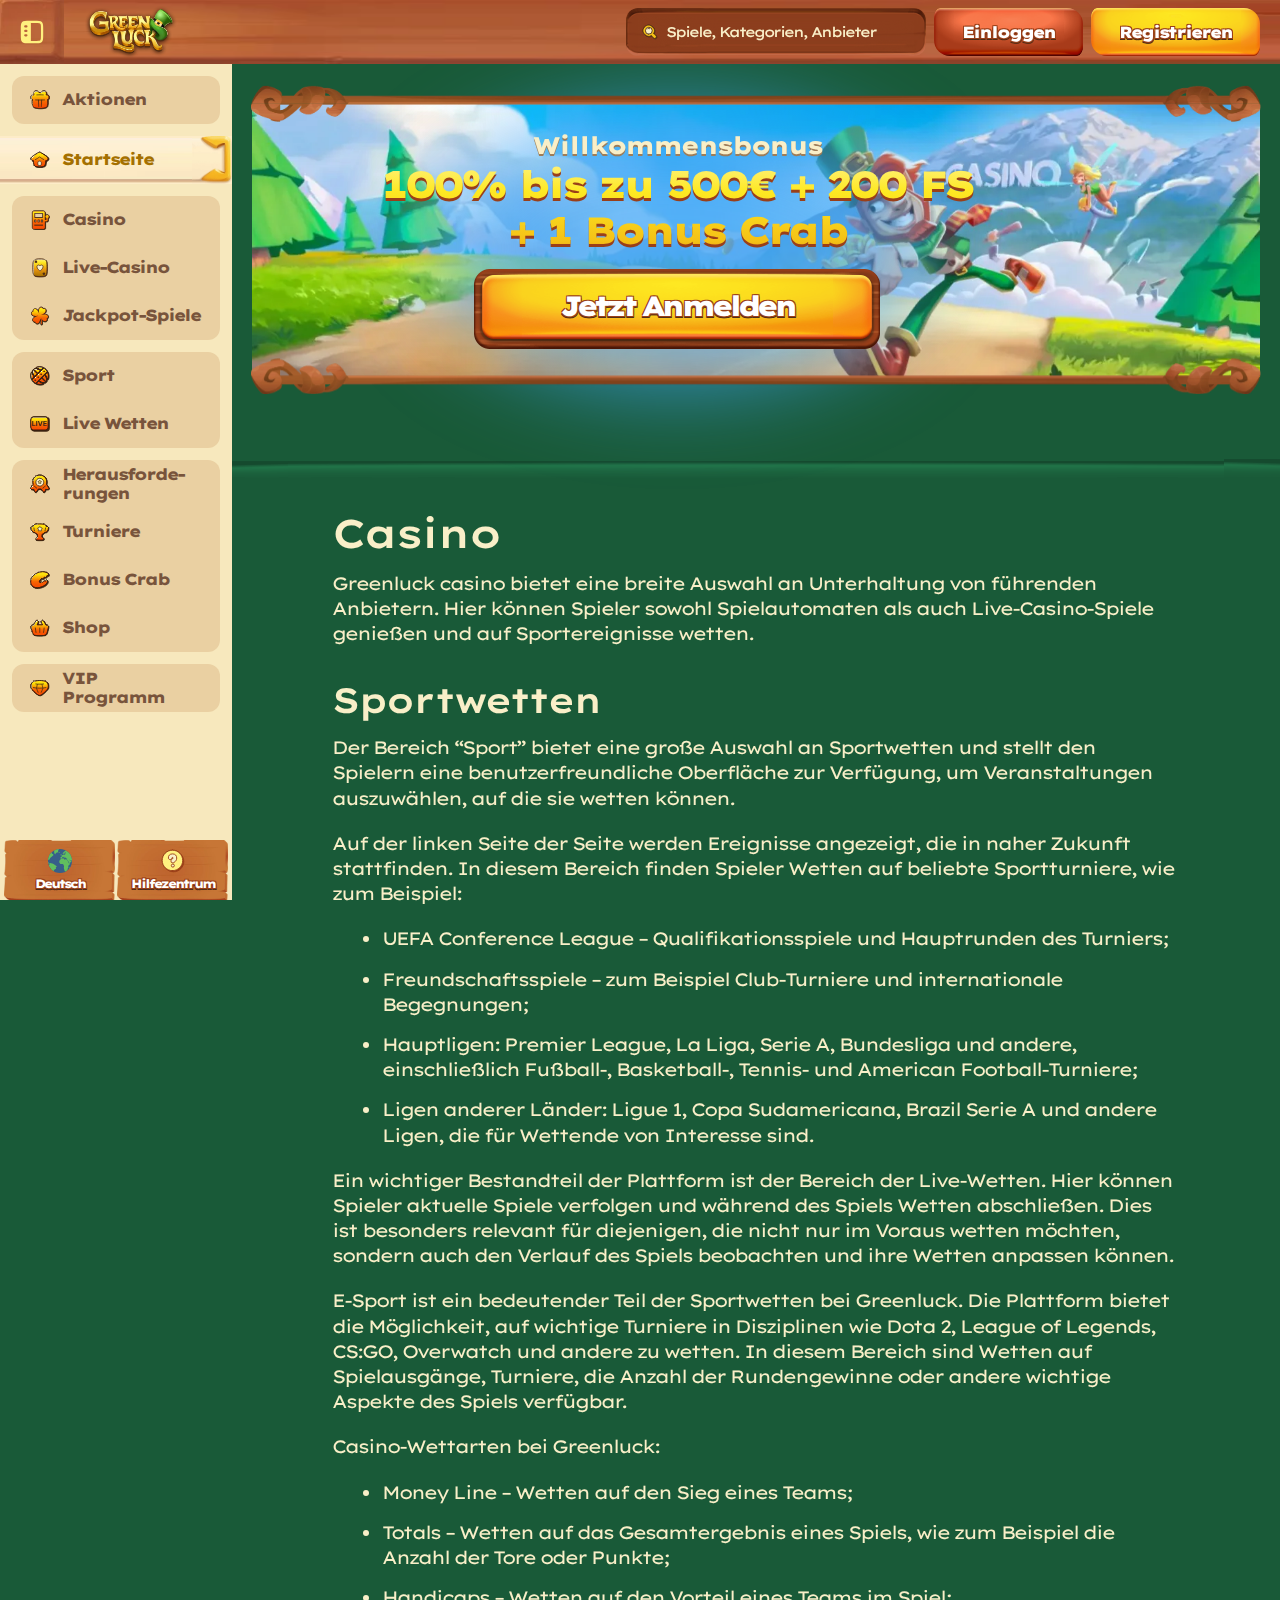
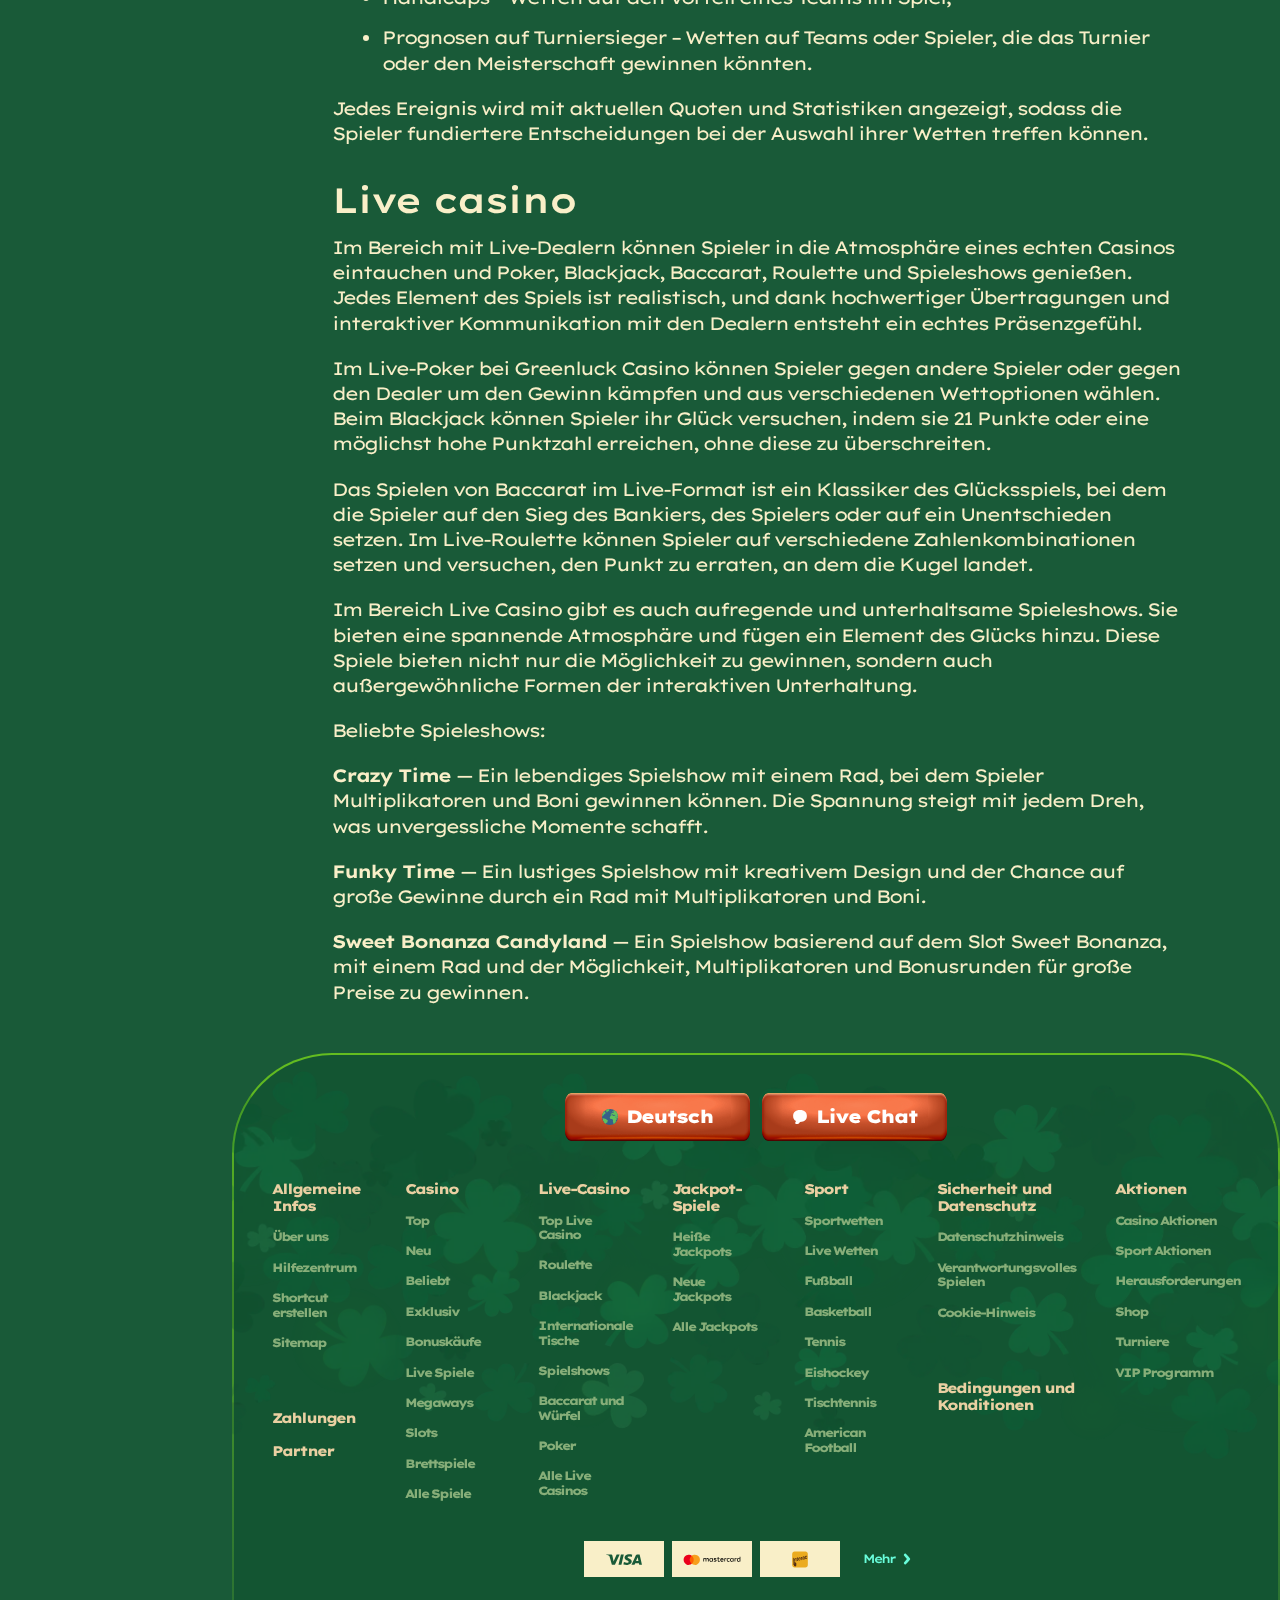
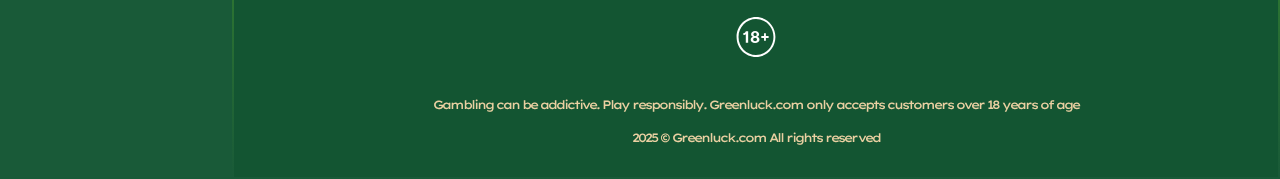
<file: casino/index.html>
<!DOCTYPE html>
<html lang="de">
<head>
    <meta name="robots" content="noindex, nofollow">
  <meta charset="UTF-8">
  <meta name="viewport" content="width=device-width, initial-scale=1.0">
  <meta name="description" content="Greenluck casino bietet einen Willkommensbonus für neue Spieler - 100% bis zu 500€, zusätzlich mit 200 freispielen und einem Bonus Crab.">
  <title>Greenluck casino –- Online spielen in Germany</title>
  <link rel="alternate" href="https://greenluck.de/" hreflang="de">
  <link rel="alternate" href="https://greenluck.de/de-de/" hreflang="de-DE">
  <link rel="canonical" href="https://greenluck.de/de-de/">
  <link rel="icon" type="image/png" href="../favicon.ico">
  <link rel="stylesheet" href="../assets/css/styles.css?v=1.0.1">
  <link rel="preconnect" href="https://fonts.googleapis.com">
<link rel="preconnect" href="https://fonts.gstatic.com" crossorigin>
<link href="https://fonts.googleapis.com/css2?family=Lexend+Giga:wght@100..900&display=swap" rel="stylesheet">
</head>
<body>
  <header>
    <div class="container">
      <div class="header">
        <div class="header__left">
          <div class="burger">
            <span><svg viewBox="0 0 26 20" fill="none" xmlns="http://www.w3.org/2000/svg"><path d="M10.577 2.559c3.11-3.099 6.515-2.789 9.308 0 .2.2.41.387.611.587 2.36 2.365 2.938 5.172 1.187 7.858.165.124.337.258.52.404 1.47 1.165 3.973 3.12 2.164 4.93-1.79 1.788-3.8-.692-4.948-2.15a38.029 38.029 0 0 1-.41-.529c-2.677 1.726-5.469 1.143-7.821-1.21-.2-.199-.411-.386-.61-.586-2.79-2.789-3.112-6.206 0-9.304v0Z" fill="#78543C" stroke="#78543C" stroke-width=".715" stroke-miterlimit="10" stroke-linecap="round" stroke-linejoin="round"/><path d="M19.885 2.559c-2.793-2.789-6.197-3.099-9.308 0-3.11 3.098-2.788 6.515 0 9.304 2.392 2.392 5.239 2.954 7.957 1.12.24.38.529.75.884 1.206 2.582 3.276 3.644 2.255 4.338 1.561s1.71-1.756-1.553-4.342A15.27 15.27 0 0 0 21 10.524c1.839-2.718 1.277-5.569-1.115-7.965h0Z" fill="#FFF17F" stroke="#78543C" stroke-width=".715" stroke-miterlimit="10" stroke-linecap="round" stroke-linejoin="round"/><path d="M15.232 11.338a4.128 4.128 0 1 0 0-8.255 4.128 4.128 0 0 0 0 8.255v0Z" fill="#F9EFC8" stroke="#78543C" stroke-width=".715" stroke-miterlimit="10" stroke-linecap="round" stroke-linejoin="round"/><path d="M14.273 4.688a1.545 1.545 0 0 1 1.946-.067" fill="#F9EFC8"/><path d="M14.273 4.688a1.545 1.545 0 0 1 1.946-.067" stroke="#78543C" stroke-width=".715" stroke-miterlimit="10" stroke-linecap="round" stroke-linejoin="round"/><path d="M13.705 15.719a4.566 4.566 0 0 0-1.65-.33 162.328 162.328 0 0 0-3.133-.028c-2.437 0-6.602.04-7.231.34-.63.153-.691.954-.691 1.62 0 .436.026.933.223 1.264.126.213.708.64 1.067.726.63.3 4.794.34 7.231.34 2.438 0 6.602-.04 7.232-.34.63-.152.69-.953.69-1.619 0-.445-.027-.951-.234-1.283-.122-.196-.123-.333-.838-.333.575.018-.573.027-.715 0-.703.139-1.313-.095-1.95-.357Z" fill="#78543C" stroke="#78543C" stroke-width=".715" stroke-miterlimit="10" stroke-linecap="round" stroke-linejoin="round"/><path d="M13.718 15.681a6.216 6.216 0 0 0-1.755-.303c-.978-.013-1.948-.017-2.741-.017-2.53 0-6.852.037-7.505.31-.654.14-.717.87-.717 1.478 0 .607.063 1.338.717 1.477.653.274 4.975.31 7.505.31 2.53 0 6.851-.036 7.505-.31.654-.14.717-.87.717-1.477 0-.608-.062-1.148-.715-1.287a.513.513 0 0 0-.2-.011c-.34.021-.684.066-1.024.093-.61.049-1.196-.08-1.787-.263Z" fill="#FFF17F" stroke="#78543C" stroke-width=".715" stroke-miterlimit="10" stroke-linecap="round" stroke-linejoin="round"/><g fill="#78543C"><path fill-rule="evenodd" clip-rule="evenodd" d="M7.064 9.652c-2.283.023-4.886.1-5.373.332-.63.152-.691.953-.691 1.619 0 .437.026.933.223 1.265.126.212.708.639 1.067.726.63.3 4.794.34 7.231.34l.863-.002a10.66 10.66 0 0 1-.63-.583c-.107-.106-.216-.209-.325-.312a16.61 16.61 0 0 1-.332-.318c-.963-.964-1.653-1.997-2.033-3.067Z"/><path d="m1.69 9.984.085.347a.359.359 0 0 0 .07-.025l-.154-.322Zm5.374-.332.336-.12a.357.357 0 0 0-.34-.237l.004.357Zm-5.84 3.216.307-.182-.308.182Zm1.066.726.153-.323a.36.36 0 0 0-.07-.025l-.083.348Zm8.094.338.001.357a.358.358 0 0 0 .23-.63l-.231.273Zm-.63-.583.252-.253-.252.253Zm-.325-.312.245-.26-.245.26Zm-.332-.318-.252.252.252-.252Zm-7.253-2.413a.997.997 0 0 1 .194-.052c.109-.021.249-.042.418-.062.337-.039.77-.07 1.266-.096.99-.05 2.206-.075 3.345-.086l-.007-.715c-1.143.011-2.37.036-3.374.087-.502.026-.953.059-1.312.1-.18.02-.34.044-.476.071a1.596 1.596 0 0 0-.361.108l.307.645Zm-.487 1.297c0-.332.017-.65.094-.896.073-.236.177-.34.324-.376l-.168-.695c-.484.117-.725.49-.84.859-.11.359-.124.774-.124 1.108h.714Zm.174 1.082a1.268 1.268 0 0 1-.14-.46 4.528 4.528 0 0 1-.034-.622H.643c0 .223.006.476.04.722.035.243.1.502.233.725l.615-.365Zm.843.561c-.114-.027-.305-.125-.5-.261a2.403 2.403 0 0 1-.24-.19 1.099 1.099 0 0 1-.077-.076c-.02-.023-.026-.034-.026-.033l-.615.364c.058.1.15.194.235.272.091.084.2.17.313.249.218.152.497.311.742.37l.168-.695Zm7.147.33c-1.218 0-2.863-.01-4.282-.057a35.603 35.603 0 0 1-1.865-.102 8.669 8.669 0 0 1-.634-.075 1.399 1.399 0 0 1-.297-.071l-.307.645c.128.061.306.1.486.131.192.032.426.059.689.082.526.047 1.19.08 1.904.104 1.431.048 3.086.058 4.306.058v-.715Zm.861-.002-.86.002v.715c.268 0 .559 0 .863-.002l-.003-.715Zm.233.085a10.326 10.326 0 0 1-.609-.563l-.505.506c.213.213.43.414.651.602l.463-.545Zm-.609-.563a15.9 15.9 0 0 0-.332-.32l-.49.521c.11.104.215.203.317.305l.505-.506Zm-.332-.32c-.112-.105-.22-.206-.324-.31l-.505.505c.112.113.228.222.338.326l.49-.52Zm-.324-.31c-.934-.934-1.59-1.924-1.95-2.934l-.673.24c.402 1.13 1.125 2.207 2.118 3.2l.505-.506Z"/></g><path fill-rule="evenodd" clip-rule="evenodd" d="M7.064 9.652c-2.31.024-4.858.095-5.347.3-.654.14-.717.87-.717 1.478 0 .607.063 1.338.717 1.477.653.274 4.975.31 7.505.31h.398l-.191-.181c-.112-.105-.223-.21-.332-.319-.963-.963-1.652-1.996-2.033-3.065Z" fill="#FFF17F"/><path d="m7.064 9.652.337-.12a.357.357 0 0 0-.34-.237l.003.357Zm-5.347.3.074.35a.365.365 0 0 0 .064-.02l-.138-.33Zm0 2.955.138-.33a.355.355 0 0 0-.064-.02l-.074.35Zm7.903.31v.357a.357.357 0 0 0 .247-.615l-.247.258Zm-.191-.181.245-.26-.245.26Zm-.332-.319-.252.253.252-.253ZM7.06 9.295a96.547 96.547 0 0 0-3.37.082 23.8 23.8 0 0 0-1.293.09c-.335.035-.64.08-.818.156l.276.66c.065-.028.263-.068.616-.105.334-.035.763-.064 1.253-.087a95.9 95.9 0 0 1 3.344-.081l-.008-.715Zm-5.418.308c-.48.102-.74.435-.866.793-.12.34-.133.728-.133 1.034h.714c0-.302.018-.582.093-.796.069-.193.168-.295.341-.332l-.149-.7Zm-1 1.827c0 .305.015.694.134 1.033.127.359.386.691.866.794l.15-.7c-.174-.037-.273-.139-.342-.332-.075-.213-.093-.494-.093-.795H.643Zm.937 1.807c.127.053.306.088.492.115.197.03.438.054.71.075a42.67 42.67 0 0 0 1.974.095c1.484.043 3.201.053 4.467.053v-.715c-1.264 0-2.973-.01-4.446-.053a42.224 42.224 0 0 1-1.939-.093 9.559 9.559 0 0 1-.662-.069 1.653 1.653 0 0 1-.32-.068l-.276.66Zm7.643.338h.398l-.001-.716h-.397v.716Zm.645-.616-.193-.184-.49.52.188.18.495-.516Zm-.193-.184c-.112-.105-.22-.207-.324-.31l-.505.505c.112.113.228.221.338.326l.49-.52Zm-.324-.31c-.934-.934-1.59-1.924-1.95-2.933l-.673.24c.403 1.129 1.125 2.205 2.118 3.198l.505-.506Z" fill="#78543C"/><g fill="#78543C"><path fill-rule="evenodd" clip-rule="evenodd" d="M8.058 3.926c-2.45.01-5.807.071-6.367.338C1.06 4.416 1 5.217 1 5.883c0 .437.026.933.223 1.265.126.213.708.64 1.067.726.422.201 2.435.285 4.45.319-.124-1.412.29-2.859 1.318-4.267Z"/><path d="m1.69 4.264.085.347a.358.358 0 0 0 .07-.024l-.154-.323Zm6.368-.338.289.21a.357.357 0 0 0-.29-.568l.001.358ZM1.223 7.148l.308-.182-.308.182Zm1.067.726.153-.323a.358.358 0 0 0-.07-.024l-.083.347Zm4.45.319-.006.357a.357.357 0 0 0 .362-.389l-.356.032ZM1.844 4.587c.025-.012.098-.036.244-.062a6.95 6.95 0 0 1 .525-.07c.422-.042.962-.074 1.567-.1a113.35 113.35 0 0 1 3.88-.072l-.004-.715c-1.226.005-2.683.023-3.905.073a28.65 28.65 0 0 0-1.61.103c-.22.022-.417.048-.58.077a1.768 1.768 0 0 0-.424.12l.307.646Zm-.487 1.296c0-.331.017-.65.094-.896.073-.236.177-.34.324-.376l-.168-.695c-.484.117-.725.49-.84.859-.11.359-.124.774-.124 1.108h.714Zm.174 1.083a1.268 1.268 0 0 1-.14-.461 4.529 4.529 0 0 1-.034-.622H.643c0 .223.006.477.04.722.035.243.1.502.233.726l.615-.365Zm.843.56c-.114-.027-.305-.125-.5-.26a2.411 2.411 0 0 1-.24-.19 1.085 1.085 0 0 1-.077-.077.203.203 0 0 1-.026-.033l-.615.364c.058.1.15.195.235.273.091.083.2.169.313.248.218.152.497.311.742.37l.168-.694Zm4.372.31A65.294 65.294 0 0 1 3.94 7.74c-.4-.025-.746-.055-1.014-.09-.285-.038-.435-.076-.483-.099l-.307.646c.164.078.424.126.697.161.291.039.655.07 1.062.095.816.051 1.83.08 2.84.097l.011-.715Zm.35.325c-.116-1.314.267-2.676 1.25-4.025l-.577-.42C6.698 5.183 6.251 6.714 6.384 8.223l.712-.063Z"/></g><path fill-rule="evenodd" clip-rule="evenodd" d="M8.056 3.926c-2.513.012-5.778.072-6.34.307-.653.14-.716.87-.716 1.477 0 .608.063 1.339.717 1.478.465.195 2.792.27 5.006.296C6.77 6.3 7.2 5.1 8.056 3.926Z" fill="#FFF17F"/><path d="m8.056 3.926.289.21a.357.357 0 0 0-.29-.568l.001.358Zm-6.34.307.075.35a.358.358 0 0 0 .064-.02l-.138-.33Zm0 2.955.139-.33a.357.357 0 0 0-.064-.02l-.074.35Zm5.007.296-.004.357a.357.357 0 0 0 .361-.343l-.357-.014Zm1.331-3.916a128 128 0 0 0-3.914.07c-.602.024-1.149.054-1.582.094a8.48 8.48 0 0 0-.569.068 1.977 1.977 0 0 0-.41.103l.276.66c.029-.012.106-.034.25-.057.136-.022.31-.043.518-.062a29.77 29.77 0 0 1 1.545-.09 124.11 124.11 0 0 1 3.89-.07l-.004-.716Zm-6.412.316c-.48.102-.74.434-.866.793-.12.339-.133.728-.133 1.033h.714c0-.301.018-.581.093-.795.069-.193.168-.295.341-.332l-.149-.7Zm-1 1.826c0 .306.015.695.134 1.034.127.358.386.691.866.793l.15-.7c-.174-.036-.273-.138-.342-.331-.075-.214-.093-.494-.093-.796H.643Zm.937 1.807c.171.072.456.117.766.15.328.037.74.065 1.201.089.924.047 2.064.072 3.173.085l.008-.715a86.89 86.89 0 0 1-3.145-.084 20.854 20.854 0 0 1-1.16-.085c-.325-.036-.506-.074-.567-.1l-.276.66Zm5.501-.019c.044-1.104.445-2.237 1.265-3.362l-.578-.42c-.891 1.222-1.35 2.489-1.401 3.754l.714.028Z" fill="#78543C"/></svg></span>
            <span><svg-icon-sprite _ngcontent-ng-c3704670038="" aria-hidden="true" src="close" width="28" height="28" _nghost-ng-c2813361619=""><svg _ngcontent-ng-c2813361619="" class="icon" width="28" height="28"><!----><use _ngcontent-ng-c2813361619="" xlink:href="../assets/sprite.svg#close"></use></svg><!----><!----><!----><!----><!----><!----></svg-icon-sprite></span>
          </div>
          <div class="header__icon">
            <svg-icon-sprite  _ngcontent-ng-c3066201830="" aria-hidden="true" width="28" height="28" _nghost-ng-c2813361619=""><svg _ngcontent-ng-c2813361619="" class="icon" width="28" height="28"><!----><use _ngcontent-ng-c2813361619="" xlink:href="../assets/sprite.svg#sidebar-opened"></use></svg><!----><!----><!----><!----><!----><!----></svg-icon-sprite>
          </div>
          <a class="header__logo" href="go" rel="nofollow">
            <picture>
              <img src="../assets/images/logo.webp" alt="logo" loading="lazy">
            </picture>
          </a>
        </div>
        <div class="header__right">
          <a class="header__search" href="go" rel="nofollow">
            <svg viewBox="0 0 18 18" fill="none" xmlns="http://www.w3.org/2000/svg"><path d="M3.265 3.26c2.9-2.889 6.075-2.6 8.68 0 .185.187.382.362.569.548 2.2 2.205 2.74 4.823 1.106 7.328.154.116.315.24.485.377 1.37 1.085 3.706 2.91 2.018 4.596-1.668 1.668-3.543-.645-4.614-2.004a36.403 36.403 0 0 1-.382-.493c-2.496 1.608-5.1 1.065-7.293-1.128-.186-.186-.383-.361-.57-.547-2.6-2.6-2.9-5.787 0-8.677v0Z" fill="#502C15" stroke="#502C15" stroke-miterlimit="10" stroke-linecap="round" stroke-linejoin="round"/><path d="M12 3.262c-2.604-2.6-6.1-2.89-9 0C.099 6.15.664 9.337 3.264 11.937c2.231 2.23 4.867 2.774 7.402 1.064.223.354.511.681.842 1.105 2.409 3.055 3.399 2.103 4.046 1.456.647-.647 1.594-1.637-1.449-4.049-.416-.33-.77-.597-1.12-.824 1.713-2.535 1.619-4.827-.985-7.427Z" fill="#F4C016" stroke="#502C15" stroke-miterlimit="10" stroke-linecap="round" stroke-linejoin="round"/><path d="M7.606 11.447a3.85 3.85 0 1 0 0-7.697 3.85 3.85 0 0 0 0 7.697v0Z" fill="#F9EFC8" stroke="#502C15" stroke-miterlimit="10" stroke-linecap="round" stroke-linejoin="round"/><path d="M6.708 5.245a1.44 1.44 0 0 1 1.814-.061" fill="#F9EFC8"/><path d="M6.708 5.245a1.44 1.44 0 0 1 1.814-.061" stroke="#502C15" stroke-miterlimit="10" stroke-linecap="round" stroke-linejoin="round"/></svg>
            <span>Spiele, Kategorien, Anbieter</span>
          </a>
          <a class="header__btn" href="go" rel="nofollow"><span> Einloggen </span></a>
          <a class="header__btn" href="go" rel="nofollow"><span> Registrieren </span></a>
        </div>
      </div>
    </div>
  </header>
  <aside class="sidebar">
      <a class="header__search" href="go" rel="nofollow">
        <svg viewBox="0 0 18 18" fill="none" xmlns="http://www.w3.org/2000/svg"><path d="M3.265 3.26c2.9-2.889 6.075-2.6 8.68 0 .185.187.382.362.569.548 2.2 2.205 2.74 4.823 1.106 7.328.154.116.315.24.485.377 1.37 1.085 3.706 2.91 2.018 4.596-1.668 1.668-3.543-.645-4.614-2.004a36.403 36.403 0 0 1-.382-.493c-2.496 1.608-5.1 1.065-7.293-1.128-.186-.186-.383-.361-.57-.547-2.6-2.6-2.9-5.787 0-8.677v0Z" fill="#502C15" stroke="#502C15" stroke-miterlimit="10" stroke-linecap="round" stroke-linejoin="round"/><path d="M12 3.262c-2.604-2.6-6.1-2.89-9 0C.099 6.15.664 9.337 3.264 11.937c2.231 2.23 4.867 2.774 7.402 1.064.223.354.511.681.842 1.105 2.409 3.055 3.399 2.103 4.046 1.456.647-.647 1.594-1.637-1.449-4.049-.416-.33-.77-.597-1.12-.824 1.713-2.535 1.619-4.827-.985-7.427Z" fill="#F4C016" stroke="#502C15" stroke-miterlimit="10" stroke-linecap="round" stroke-linejoin="round"/><path d="M7.606 11.447a3.85 3.85 0 1 0 0-7.697 3.85 3.85 0 0 0 0 7.697v0Z" fill="#F9EFC8" stroke="#502C15" stroke-miterlimit="10" stroke-linecap="round" stroke-linejoin="round"/><path d="M6.708 5.245a1.44 1.44 0 0 1 1.814-.061" fill="#F9EFC8"/><path d="M6.708 5.245a1.44 1.44 0 0 1 1.814-.061" stroke="#502C15" stroke-miterlimit="10" stroke-linecap="round" stroke-linejoin="round"/></svg>
        <span>Spiele, Kategorien, Anbieter</span>
      </a>
      <div class="sidebar__menu">
        <ul class="sidebar__list">
          <li>
            <a href="go" rel="nofollow">
              <img src="../assets/images/m1.svg" alt="logo" loading="lazy">
              <span>Aktionen</span>
            </a>
          </li>
        </ul>
        <ul class="sidebar__list">
          <li>
            <a class="active" href="go" rel="nofollow">
              <img src="../assets/images/m2.svg" alt="logo" loading="lazy">
              <span>Startseite</span>
            </a>
          </li>
        </ul>
       <ul class="sidebar__list">
          <li>
            <a href="/casino/" data-page>
              <img src="../assets/images/m3.svg" alt="logo" loading="lazy">
              <span>Casino</span>
            </a>
          </li>
          <li>
            <a href="/boni/" data-page>
              <img src="../assets/images/m4.svg" alt="logo" loading="lazy">
              <span>Live-Casino</span>
            </a>
          </li>
          <li>
            <a href="/app/" data-page>
              <img src="../assets/images/m5.svg" alt="logo" loading="lazy">
              <span>Jackpot-Spiele</span>
            </a>
          </li>
        </ul>
        <ul class="sidebar__list">
          <li>
            <a href="go" rel="nofollow">
              <img src="../assets/images/m6.svg" alt="logo" loading="lazy">
              <span>Sport</span>
            </a>
          </li>
          <li>
            <a href="go" rel="nofollow">
              <img src="../assets/images/m7.svg" alt="logo" loading="lazy">
              <span>Live Wetten</span>
            </a>
          </li>
        </ul>
        <ul class="sidebar__list">
          <li>
            <a href="go" rel="nofollow">
              <img src="../assets/images/m8.svg" alt="logo" loading="lazy">
              <span>Herausforde-<br>rungen</span>
            </a>
          </li>
          <li>
            <a href="go" rel="nofollow">
              <img src="../assets/images/m9.svg" alt="logo" loading="lazy">
              <span>Turniere</span>
            </a>
          </li>
          <li>
            <a href="go" rel="nofollow">
              <img src="../assets/images/m10.svg" alt="logo" loading="lazy">
              <span>Bonus Crab</span>
            </a>
          </li>
          <li>
            <a href="go" rel="nofollow">
              <img src="../assets/images/m11.svg" alt="logo" loading="lazy">
              <span>Shop</span>
            </a>
          </li>
        </ul>
        <ul class="sidebar__list">
          <li>
            <a href="go" rel="nofollow">
              <img src="../assets/images/m12.svg" alt="logo" loading="lazy">
              <span>VIP Programm</span>
            </a>
          </li>
        </ul>
      </div>
      <div class='sidebar__footer'>
        <a href="go" rel="nofollow">
          <img src="../assets/images/fr.svg" alt="fr"  loading="lazy"/>
          <span> Deutsch </span>
        </a>
        <a href="go" rel="nofollow">
          <img src="../assets/images/help-centre-icon-1200-red-700.svg" alt="logo" loading="lazy">
          <span>Hilfezentrum</span>
        </a>
      </div>
  </aside>
  <div class="wrap">
    <main>
      <div class="main">
        <section class="banner--wrap">
          <div class="container">
            <div class="banner">
              <div class="banner__content">
                <p>Willkommensbonus</p>
                <p> 100% bis zu 500€ + 200 FS + 1 Bonus Crab  </p>
                <a href="go" rel="nofollow">
                  <span> Jetzt anmelden </span>
                </a>
              </div>
              <div class="banner__img">
                <picture>
                  <source srcset="../assets/images/banner-mob.webp" media="(max-width: 767px)">
                  <img src="../assets/images/banner.webp" alt="banner1920" loading="lazy">
                </picture>
              </div>
            </div>
          </div>
        </section>
        <section class="content--wrap">
          <div class="container">
            <div class="content">
              <div class="content__item">
                <h1>Casino</h1>
                <p>Greenluck casino bietet eine breite Auswahl an Unterhaltung von führenden Anbietern. Hier können Spieler sowohl Spielautomaten als auch Live-Casino-Spiele genießen und auf Sportereignisse wetten.
</p>
              </div>
              <div class="content__item">
                <h2>Sportwetten</h2>
                <p>Der Bereich “Sport” bietet eine große Auswahl an Sportwetten und stellt den Spielern eine benutzerfreundliche Oberfläche zur Verfügung, um Veranstaltungen auszuwählen, auf die sie wetten können.
</p>
                <p>Auf der linken Seite der Seite werden Ereignisse angezeigt, die in naher Zukunft stattfinden. In diesem Bereich finden Spieler Wetten auf beliebte Sportturniere, wie zum Beispiel:
</p>
                <ul>
                  <li>UEFA Conference League – Qualifikationsspiele und Hauptrunden des Turniers;
</li>
                  <li>Freundschaftsspiele – zum Beispiel Club-Turniere und internationale Begegnungen;
</li>
                  <li>Hauptligen: Premier League, La Liga, Serie A, Bundesliga und andere, einschließlich Fußball-, Basketball-, Tennis- und American Football-Turniere;
</li>
                  <li>Ligen anderer Länder: Ligue 1, Copa Sudamericana, Brazil Serie A und andere Ligen, die für Wettende von Interesse sind.
</li>
                </ul>
                <p>Ein wichtiger Bestandteil der Plattform ist der Bereich der Live-Wetten. Hier können Spieler aktuelle Spiele verfolgen und während des Spiels Wetten abschließen. Dies ist besonders relevant für diejenigen, die nicht nur im Voraus wetten möchten, sondern auch den Verlauf des Spiels beobachten und ihre Wetten anpassen können.
</p>
                <p>E-Sport ist ein bedeutender Teil der Sportwetten bei Greenluck. Die Plattform bietet die Möglichkeit, auf wichtige Turniere in Disziplinen wie Dota 2, League of Legends, CS:GO, Overwatch und andere zu wetten. In diesem Bereich sind Wetten auf Spielausgänge, Turniere, die Anzahl der Rundengewinne oder andere wichtige Aspekte des Spiels verfügbar.
</p>
                <p>Casino-Wettarten bei Greenluck:</p>
                <ul>
                  <li>Money Line – Wetten auf den Sieg eines Teams;</li>
                  <li>Totals – Wetten auf das Gesamtergebnis eines Spiels, wie zum Beispiel die Anzahl der Tore oder Punkte;
</li>
                  <li>Handicaps – Wetten auf den Vorteil eines Teams im Spiel;</li>
                  <li>Prognosen auf Turniersieger – Wetten auf Teams oder Spieler, die das Turnier oder den Meisterschaft gewinnen könnten.
</li>
                </ul>
                <p>Jedes Ereignis wird mit aktuellen Quoten und Statistiken angezeigt, sodass die Spieler fundiertere Entscheidungen bei der Auswahl ihrer Wetten treffen können.
</p>
              </div>
              <div class="content__item">
                <h2>Live casino</h2>
                <p>Im Bereich mit Live-Dealern können Spieler in die Atmosphäre eines echten Casinos eintauchen und Poker, Blackjack, Baccarat, Roulette und Spieleshows genießen. Jedes Element des Spiels ist realistisch, und dank hochwertiger Übertragungen und interaktiver Kommunikation mit den Dealern entsteht ein echtes Präsenzgefühl.
</p>
                <p>Im Live-Poker bei Greenluck Casino können Spieler gegen andere Spieler oder gegen den Dealer um den Gewinn kämpfen und aus verschiedenen Wettoptionen wählen. Beim Blackjack können Spieler ihr Glück versuchen, indem sie 21 Punkte oder eine möglichst hohe Punktzahl erreichen, ohne diese zu überschreiten.
</p>
                <p>Das Spielen von Baccarat im Live-Format ist ein Klassiker des Glücksspiels, bei dem die Spieler auf den Sieg des Bankiers, des Spielers oder auf ein Unentschieden setzen. Im Live-Roulette können Spieler auf verschiedene Zahlenkombinationen setzen und versuchen, den Punkt zu erraten, an dem die Kugel landet.
</p>
                 <p>Im Bereich Live Casino gibt es auch aufregende und unterhaltsame Spieleshows. Sie bieten eine spannende Atmosphäre und fügen ein Element des Glücks hinzu. Diese Spiele bieten nicht nur die Möglichkeit zu gewinnen, sondern auch außergewöhnliche Formen der interaktiven Unterhaltung.
</p>
                <p>Beliebte Spieleshows:
</p>
                <p><strong>Crazy Time </strong>— Ein lebendiges Spielshow mit einem Rad, bei dem Spieler Multiplikatoren und Boni gewinnen können. Die Spannung steigt mit jedem Dreh, was unvergessliche Momente schafft.
</p>
                <p><strong>Funky Time </strong>— Ein lustiges Spielshow mit kreativem Design und der Chance auf große Gewinne durch ein Rad mit Multiplikatoren und Boni.
</p>
                <p><strong>Sweet Bonanza Candyland </strong>— Ein Spielshow basierend auf dem Slot Sweet Bonanza, mit einem Rad und der Möglichkeit, Multiplikatoren und Bonusrunden für große Preise zu gewinnen.
</p>
              </div>
            </div>
          </div>
        </section>
      </div>
    </main>
    <footer>
      <div class="container">
        <div class="footer">
          <div class="footer__top">
            <a href="go" rel="nofollow">
              <img src="../assets/images/fr.svg" alt="fr2" loading="lazy"/>
              <span> Deutsch </span>
            </a>
            <a href="go" rel="nofollow">
              <svg-icon-sprite _ngcontent-ng-c551716949="" src="live-chat" width="16" height="16" aria-hidden="true" _nghost-ng-c2813361619=""><svg _ngcontent-ng-c2813361619="" class="icon" width="16" height="16"><!----><use _ngcontent-ng-c2813361619="" xlink:href="../assets/sprite.svg#live-chat"></use></svg><!----><!----><!----><!----><!----><!----></svg-icon-sprite>
              <span>Live Chat</span>
            </a>
          </div>
          <div class="footer__menu">
            <div class="footer__column">
              <div class="footer__menu__item">
                <p class="footer__menu__title"> Allgemeine Infos </p>
                <ul>
                  <li>Über uns</li>
                  <li>Hilfezentrum</li>
                  <li>Shortcut erstellen</li>
                  <li>Sitemap</li>
              </ul>
              </div>
              <div class="footer__menu__item">
                <p class="footer__menu__title"> Zahlungen </p>
                <p class="footer__menu__title"> Partner </p>
              </div>
            </div>
            <div class="footer__column">
              <div class="footer__menu__item">
                <p class="footer__menu__title">Casino</p>
                <ul>
                  <li>Top</li>
                  <li>Neu</li>
                  <li>Beliebt</li>
                  <li>Exklusiv</li>
                  <li>Bonuskäufe</li>
                  <li>Live Spiele</li>
                  <li>Megaways</li>
                  <li>Slots</li>
                  <li>Brettspiele</li>
                  <li>Alle Spiele</li>
              </ul>
              </div>
            </div>
            <div class="footer__column">
              <div class="footer__menu__item">
                <p class="footer__menu__title"> Live-Casino </p>
                <ul>
                  <li>Top Live Casino</li>
                  <li>Roulette</li>
                  <li>Blackjack</li>
                  <li>Internationale Tische</li>
                  <li>Spielshows</li>
                  <li>Baccarat und Würfel</li>
                  <li>Poker</li>
                  <li>Alle Live Casinos</li>
              </ul>
              </div>
            </div>
            <div class="footer__column">
              <div class="footer__menu__item">
                <p class="footer__menu__title"> Jackpot-Spiele </p>
                <ul>
                  <li>Heiße Jackpots</li>
                  <li>Neue Jackpots</li>
                  <li>Alle Jackpots</li>
              </ul>
              </div>
            </div>
            <div class="footer__column">
              <div class="footer__menu__item">
                <p class="footer__menu__title"> Sport </p>
                <ul>
                  <li>Sportwetten</li>
                  <li>Live Wetten</li>
                  <li>Fußball</li>
                  <li>Basketball</li>
                  <li>Tennis</li>
                  <li>Eishockey</li>
                  <li>Tischtennis</li>
                  <li>American Football</li>
              </ul>
              </div>
            </div>
            <div class="footer__column">
              <div class="footer__menu__item">
                <p class="footer__menu__title"> Sicherheit und Datenschutz </p>
                <ul>
                  <li>Datenschutzhinweis</li>
                  <li>Verantwortungsvolles Spielen</li>
                  <li>Cookie-Hinweis</li>
              </ul>
              </div>
              <div class="footer__menu__item">
                <p class="footer__menu__title"> Bedingungen und Konditionen </p>
              </div>
            </div>
            <div class="footer__column">
              <div class="footer__menu__item">
                <p class="footer__menu__title"> Aktionen </p>
                <ul>
                  <li>Casino Aktionen</li>
                  <li>Sport Aktionen</li>
                  <li>Herausforderungen</li>
                  <li>Shop</li>
                  <li>Turniere</li>
                  <li>VIP Programm</li>
              </ul>
              </div>
            </div>
          </div>
          <div class="footer__pay">
            <a href="go" rel="nofollow">
              <img src="../assets/images/visa.svg" alt="visa" loading="lazy">
            </a>
            <a href="go" rel="nofollow">
              <img src="../assets/images/mastercard.svg" alt="mastercard" loading="lazy">
            </a>
            <a href="go" rel="nofollow">
              <img src="../assets/images/interac.svg" alt="interac" loading="lazy">
            </a>
            <a href="go" rel="nofollow">
              <span> Mehr </span>
              <svg-icon-sprite _ngcontent-ng-c4029403283="" aria-hidden="true" src="arrow-right" width="12" height="12" class="payments-svg-icon" _nghost-ng-c2813361619=""><svg _ngcontent-ng-c2813361619="" class="icon" width="12" height="12"><!----><use _ngcontent-ng-c2813361619="" xlink:href="../assets/sprite.svg#arrow-right"></use></svg><!----><!----><!----><!----><!----><!----></svg-icon-sprite>
            </a>
          </div>
          <div class="footer__media">
            <img src="../assets/images/18+.svg" alt="18+" loading="lazy">
          </div>
          <div class="footer__copyright">
            <p>Gambling can be addictive. Play responsibly. Greenluck.com only accepts customers over 18 years of age</p>
            <p>2025 © Greenluck.com All rights reserved</p>
          </div>
        </div>
      </div>
    </footer>
  </div>
  <script src="../assets/js/script.js?v=1.0.1"></script>
</body>
</html>
</file>
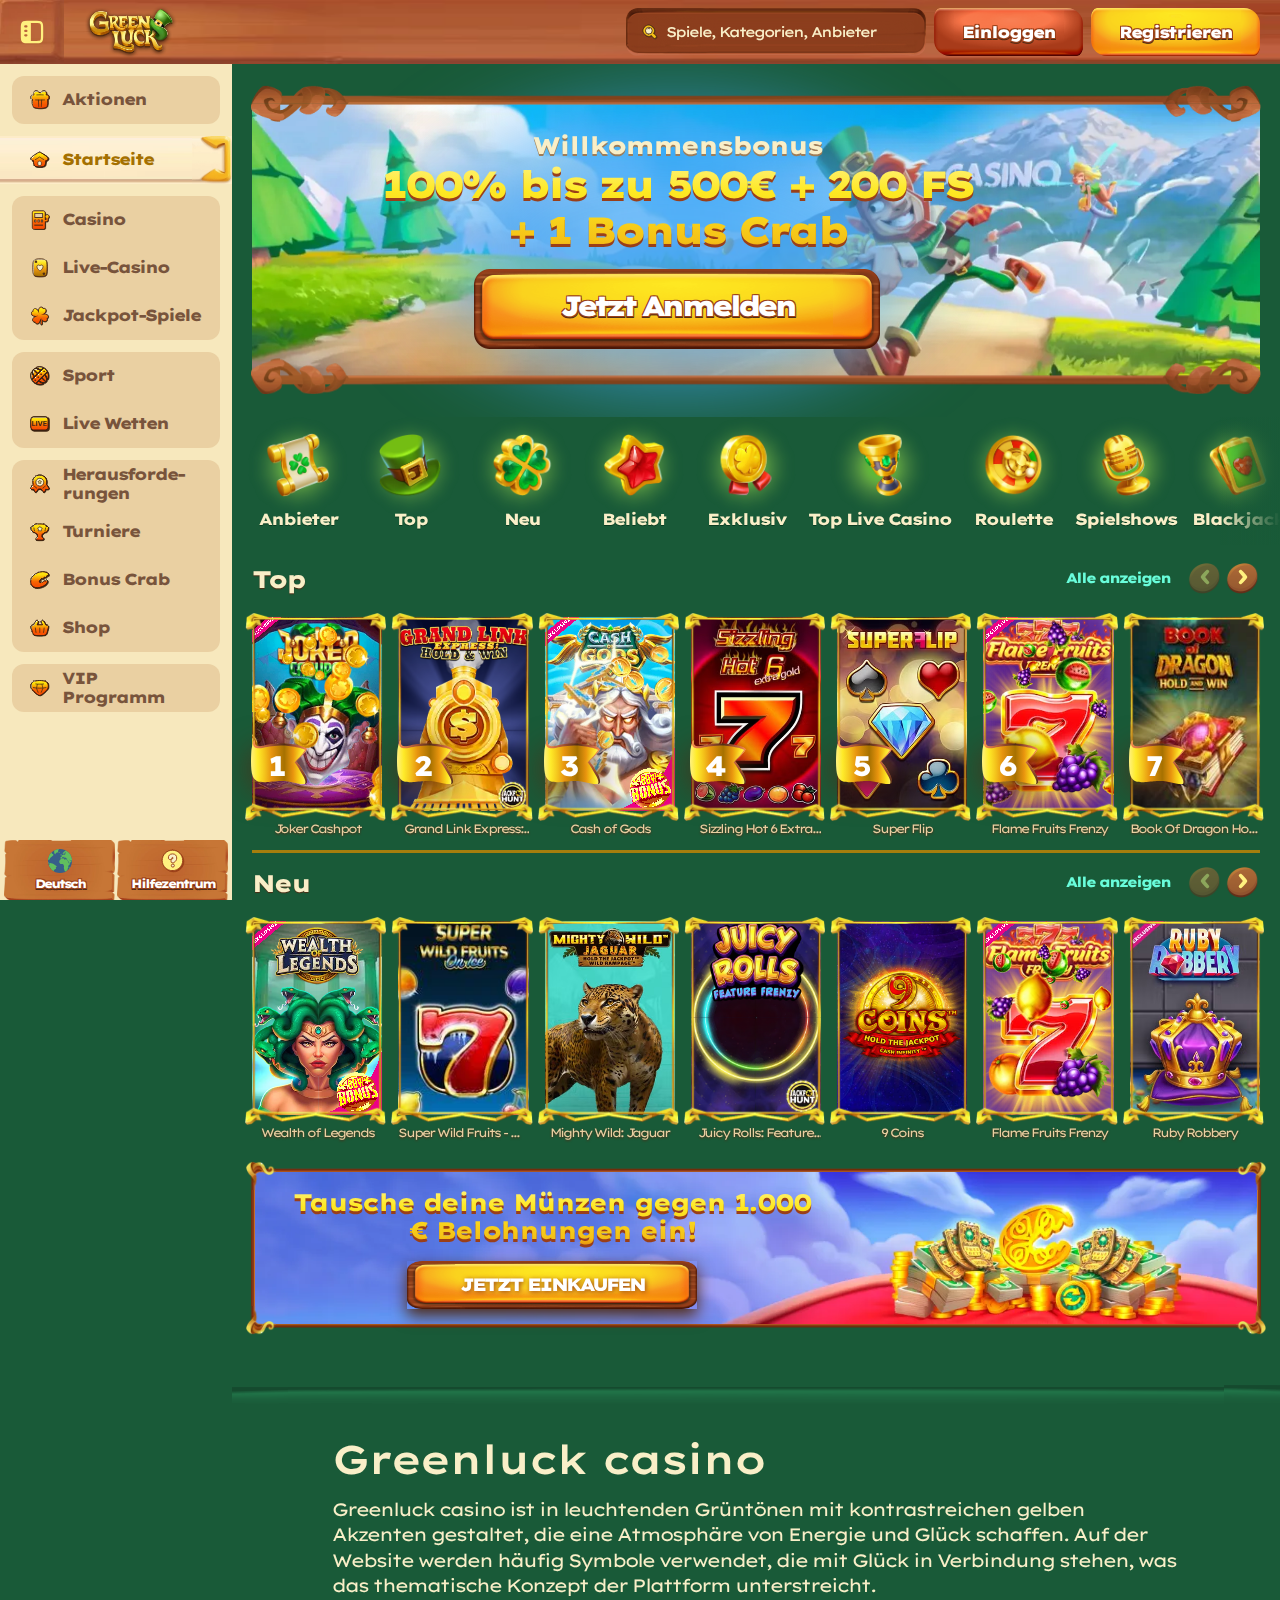
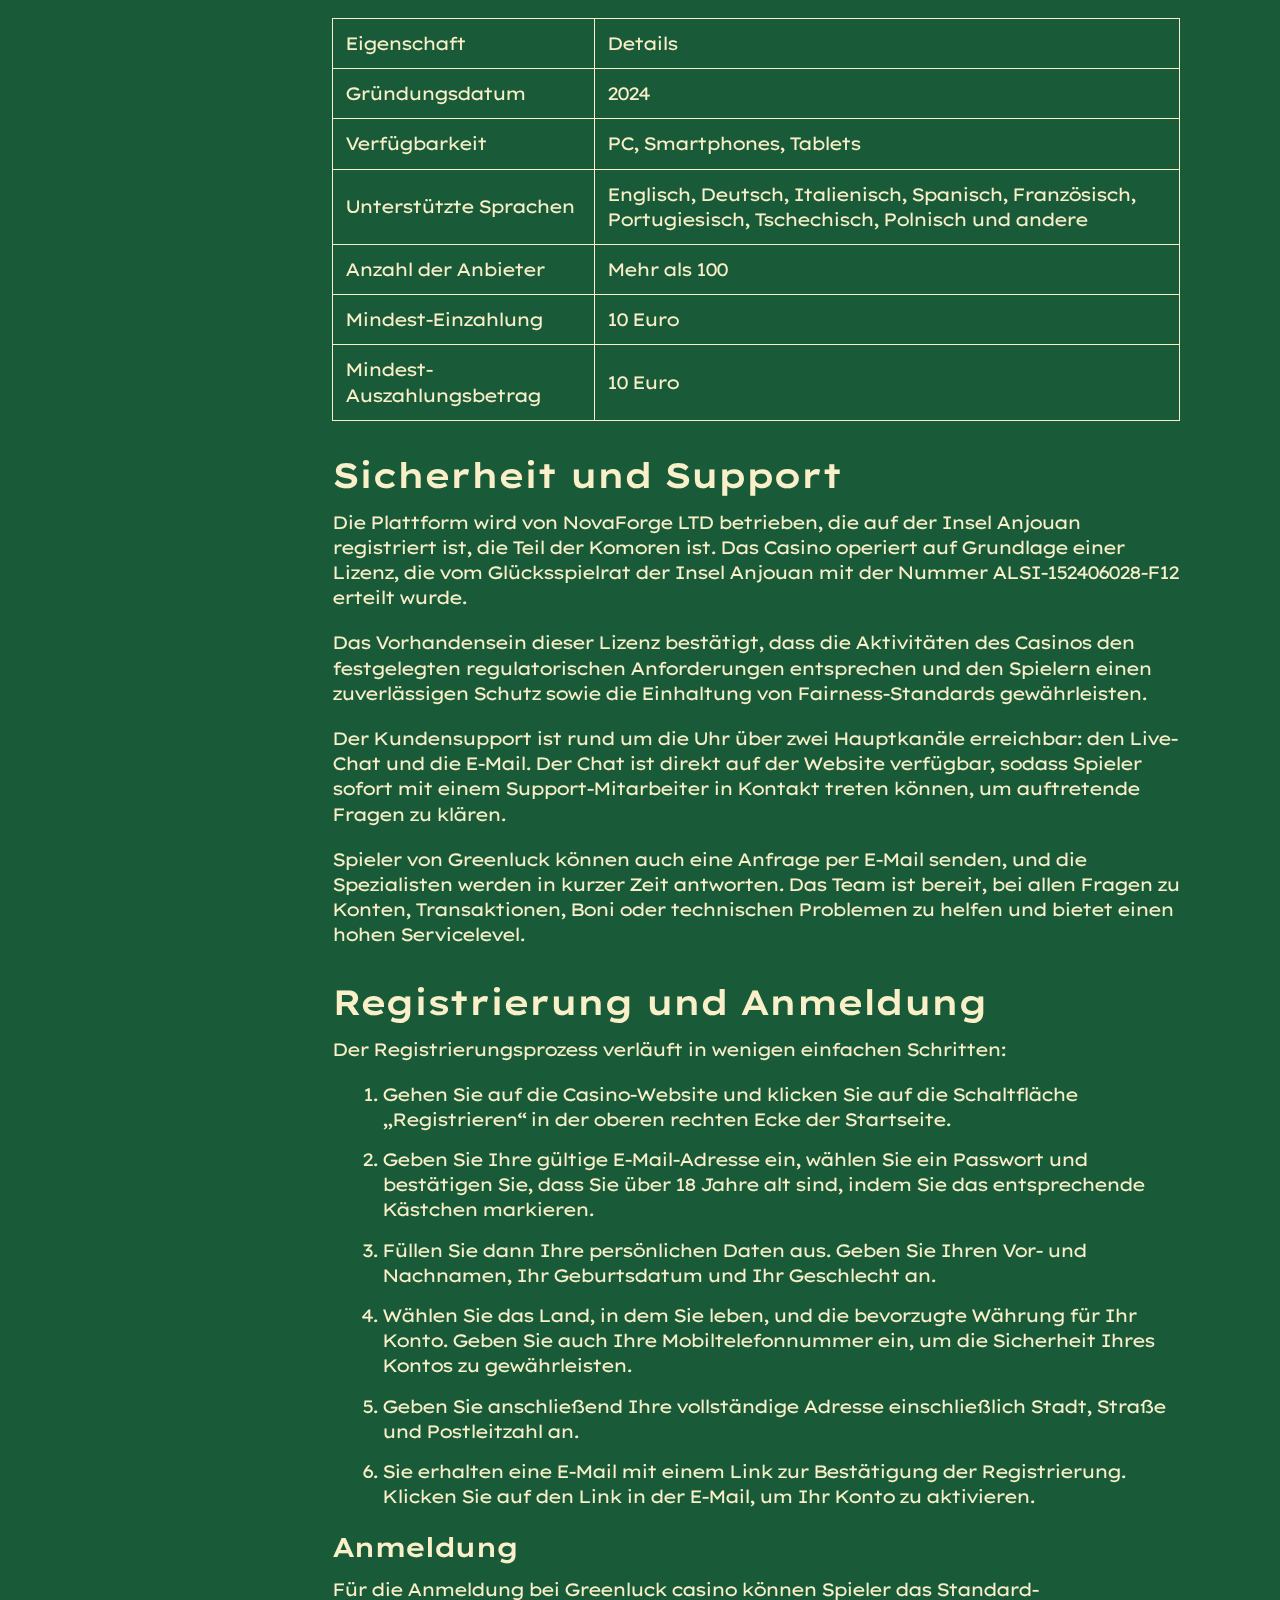
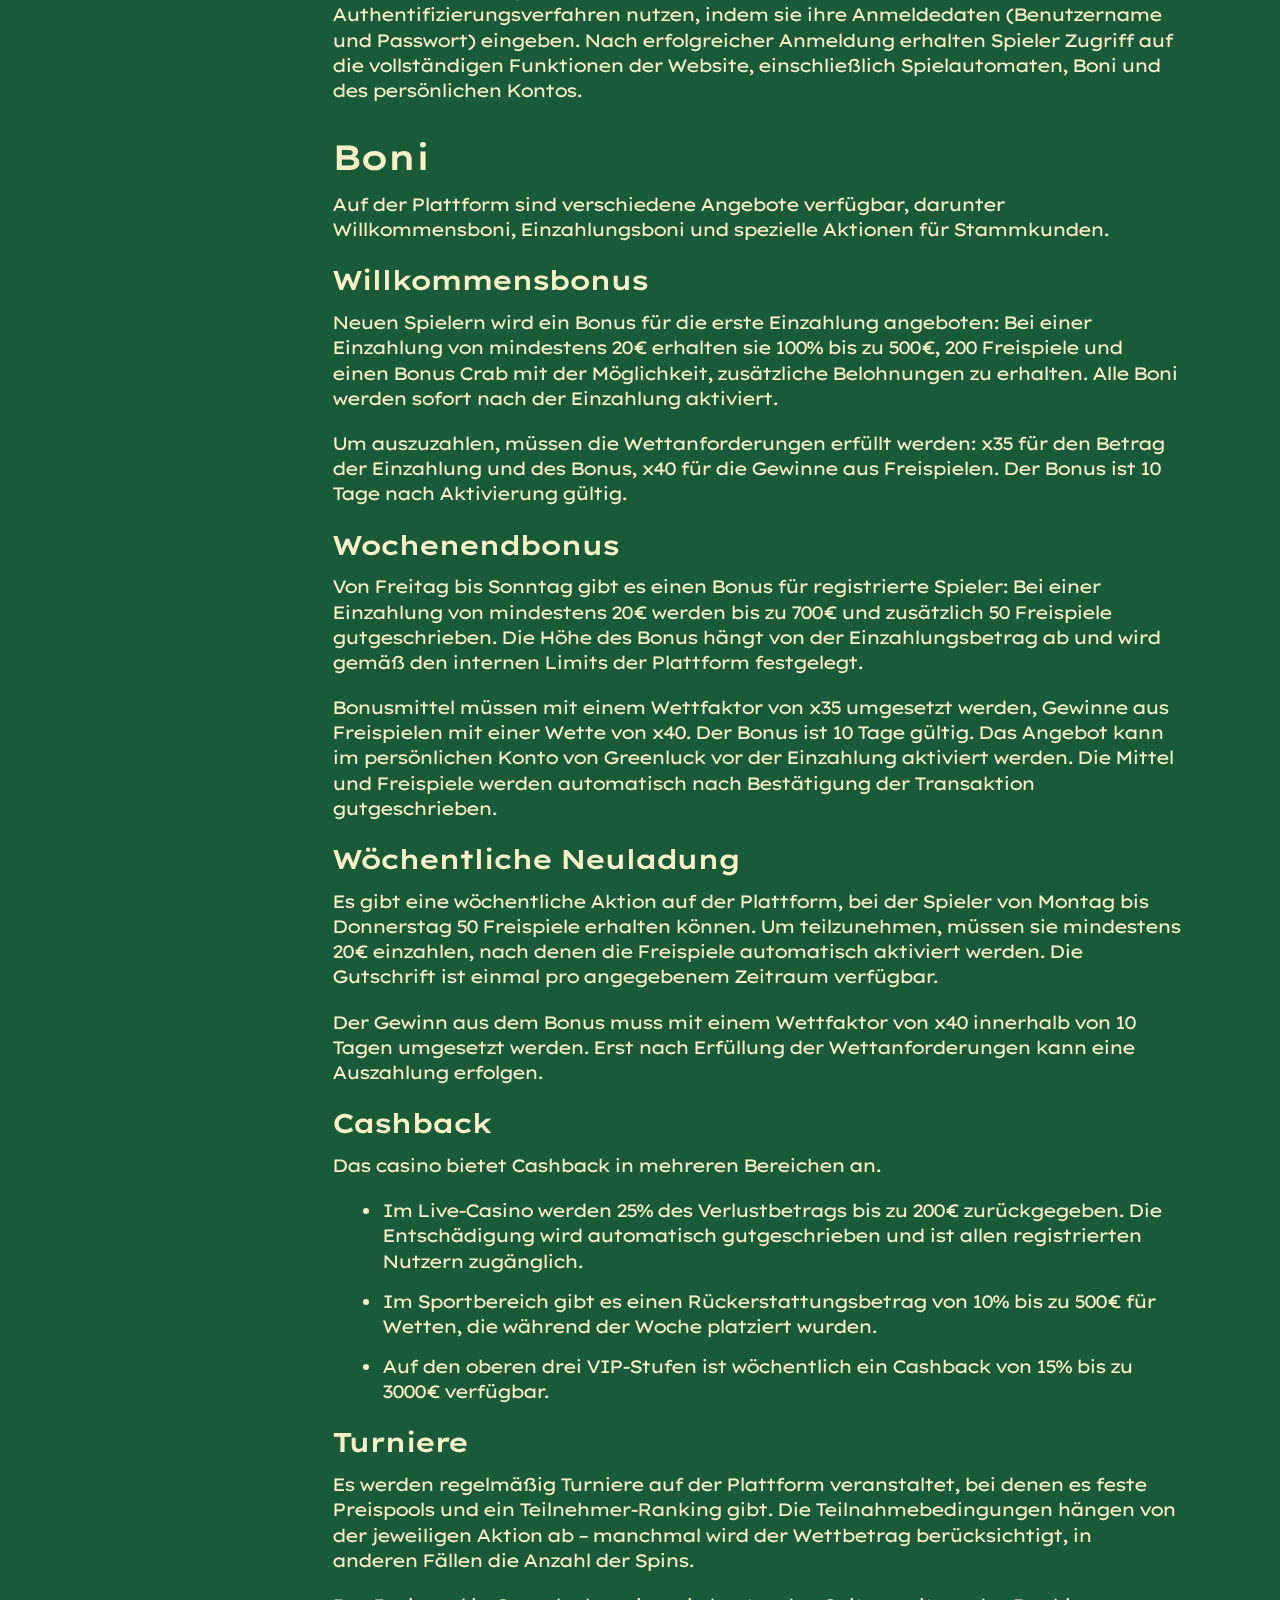
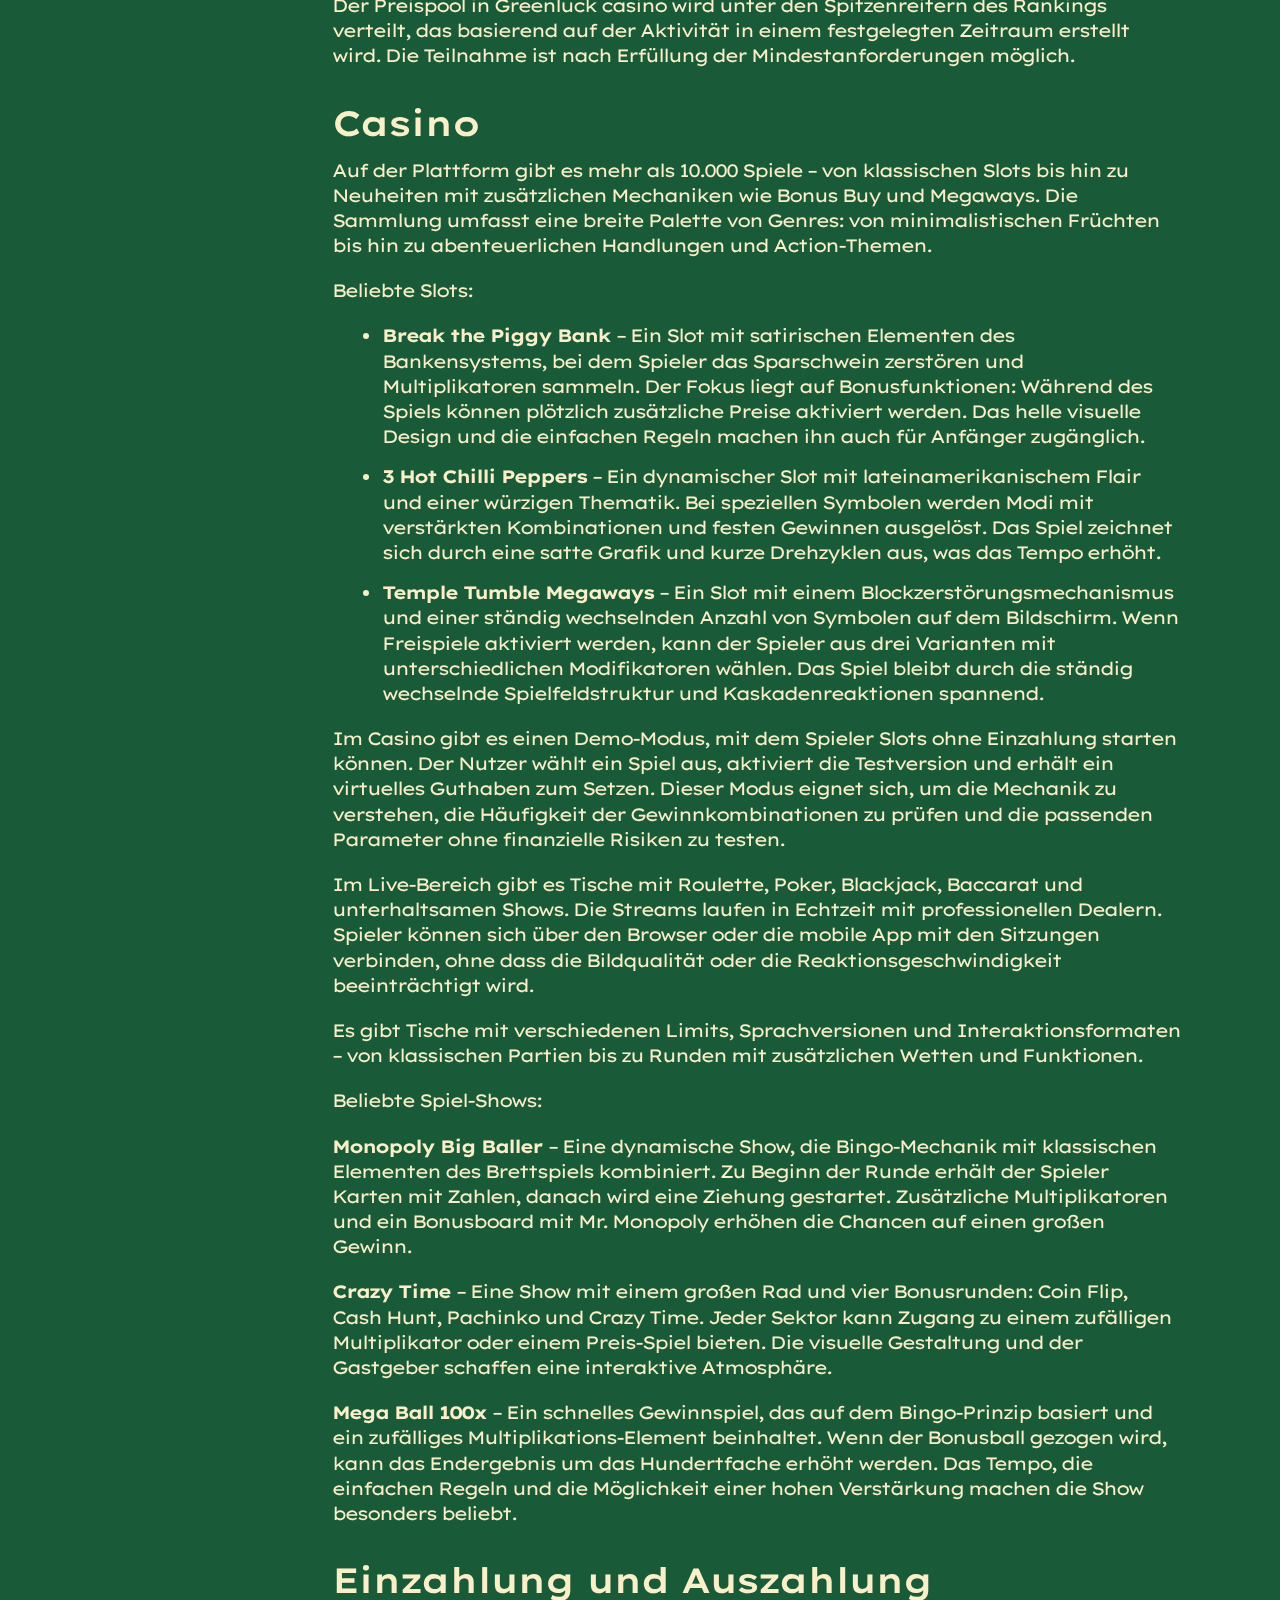
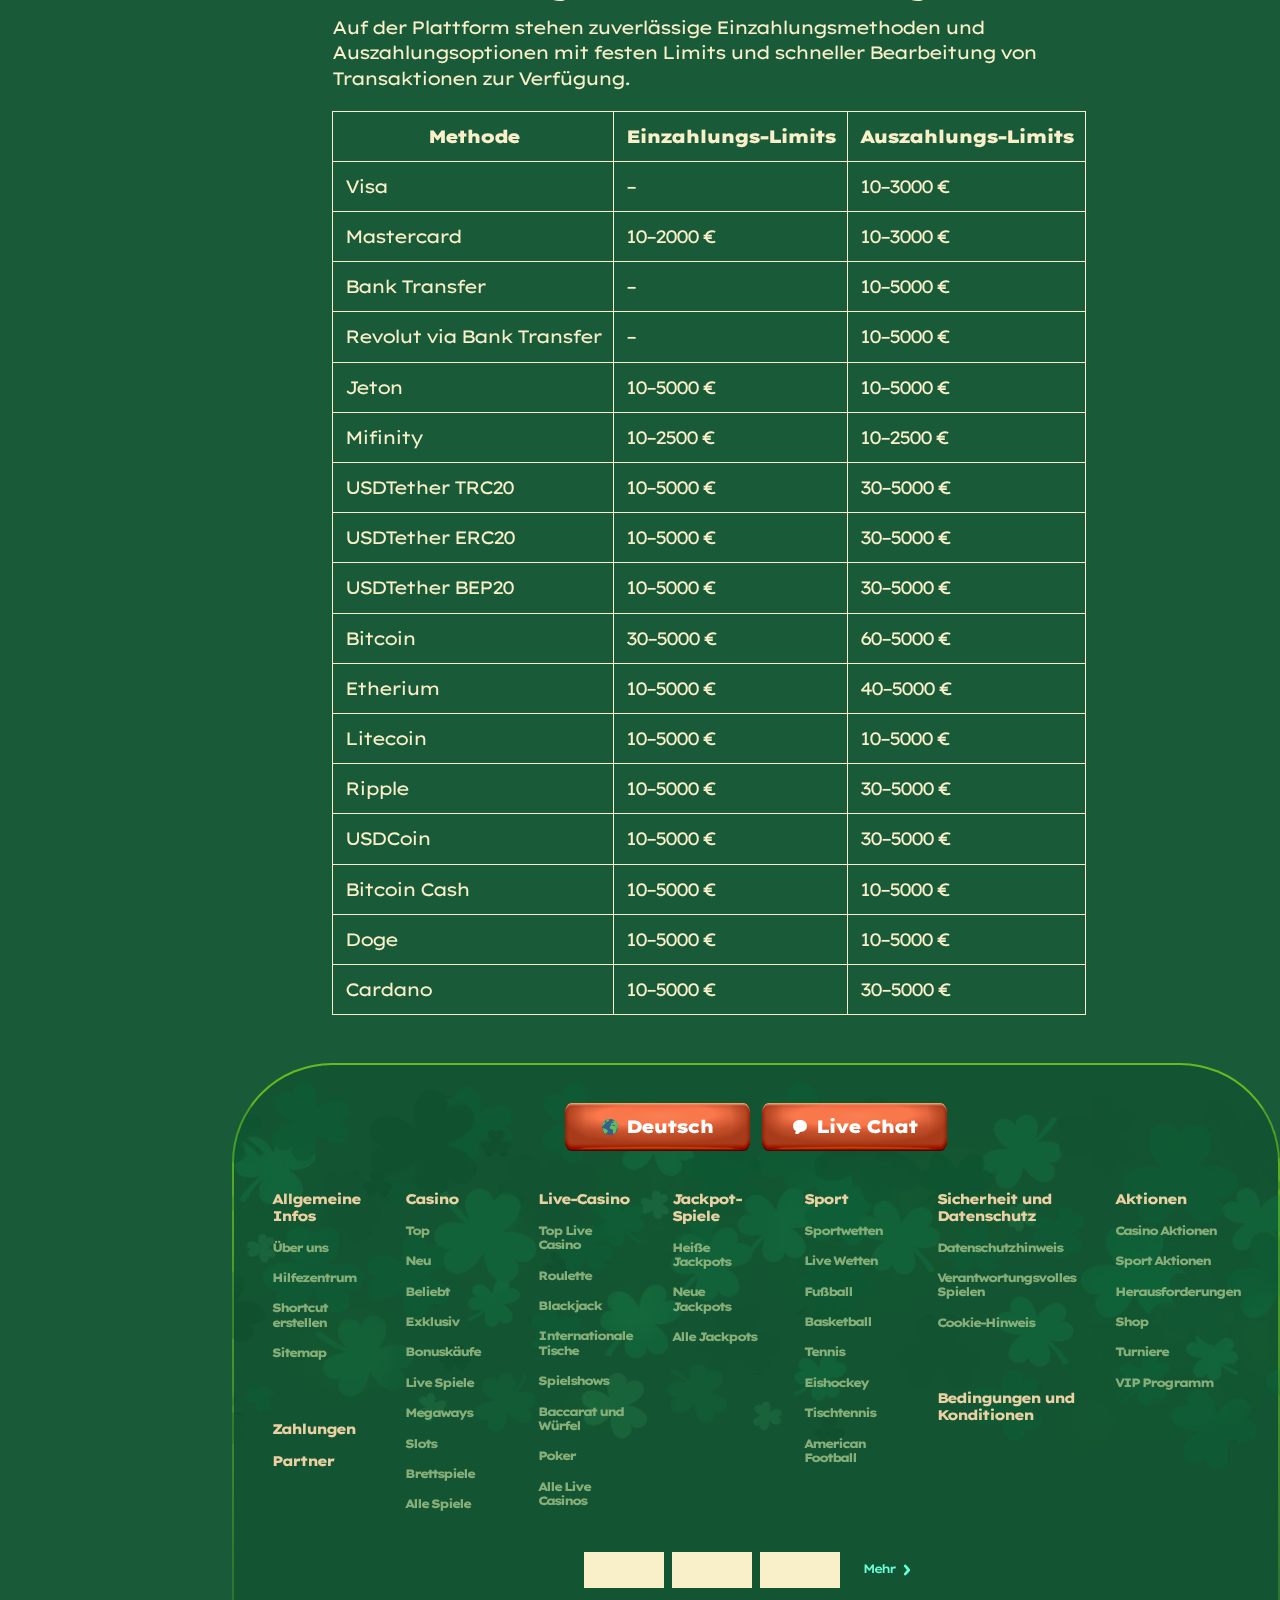
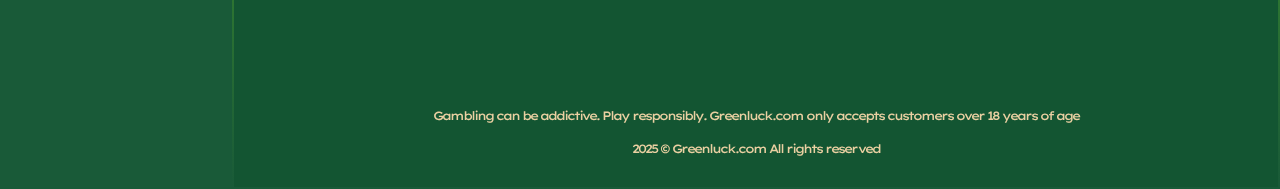
<file: de-de/index.html>
<!DOCTYPE html>
<html lang="de-DE">
<head>
    <meta name="robots" content="noindex, nofollow">
  <meta charset="UTF-8">
  <meta name="viewport" content="width=device-width, initial-scale=1.0">
  <meta name="description" content="Greenluck casino bietet einen Willkommensbonus für neue Spieler - 100% bis zu 500€, zusätzlich mit 200 freispielen und einem Bonus Crab.">
  <title>Greenluck casino –- Online spielen in Germany</title>
  <link rel="alternate" href="https://greenluck.de/" hreflang="de">
  <link rel="alternate" href="https://greenluck.de/de-de/" hreflang="de-DE">
  <link rel="canonical" href="https://greenluck.de/de-de/">
  <link rel="icon" type="image/png" href="../favicon.ico">
  <link rel="stylesheet" href="../assets/css/styles.css?v=1.0.1">
  <link rel="preconnect" href="https://fonts.googleapis.com">
<link rel="preconnect" href="https://fonts.gstatic.com" crossorigin>
<link href="https://fonts.googleapis.com/css2?family=Lexend+Giga:wght@100..900&display=swap" rel="stylesheet">
</head>
<body>
  <header>
    <div class="container">
      <div class="header">
        <div class="header__left">
          <div class="burger">
            <span><svg viewBox="0 0 26 20" fill="none" xmlns="http://www.w3.org/2000/svg"><path d="M10.577 2.559c3.11-3.099 6.515-2.789 9.308 0 .2.2.41.387.611.587 2.36 2.365 2.938 5.172 1.187 7.858.165.124.337.258.52.404 1.47 1.165 3.973 3.12 2.164 4.93-1.79 1.788-3.8-.692-4.948-2.15a38.029 38.029 0 0 1-.41-.529c-2.677 1.726-5.469 1.143-7.821-1.21-.2-.199-.411-.386-.61-.586-2.79-2.789-3.112-6.206 0-9.304v0Z" fill="#78543C" stroke="#78543C" stroke-width=".715" stroke-miterlimit="10" stroke-linecap="round" stroke-linejoin="round"/><path d="M19.885 2.559c-2.793-2.789-6.197-3.099-9.308 0-3.11 3.098-2.788 6.515 0 9.304 2.392 2.392 5.239 2.954 7.957 1.12.24.38.529.75.884 1.206 2.582 3.276 3.644 2.255 4.338 1.561s1.71-1.756-1.553-4.342A15.27 15.27 0 0 0 21 10.524c1.839-2.718 1.277-5.569-1.115-7.965h0Z" fill="#FFF17F" stroke="#78543C" stroke-width=".715" stroke-miterlimit="10" stroke-linecap="round" stroke-linejoin="round"/><path d="M15.232 11.338a4.128 4.128 0 1 0 0-8.255 4.128 4.128 0 0 0 0 8.255v0Z" fill="#F9EFC8" stroke="#78543C" stroke-width=".715" stroke-miterlimit="10" stroke-linecap="round" stroke-linejoin="round"/><path d="M14.273 4.688a1.545 1.545 0 0 1 1.946-.067" fill="#F9EFC8"/><path d="M14.273 4.688a1.545 1.545 0 0 1 1.946-.067" stroke="#78543C" stroke-width=".715" stroke-miterlimit="10" stroke-linecap="round" stroke-linejoin="round"/><path d="M13.705 15.719a4.566 4.566 0 0 0-1.65-.33 162.328 162.328 0 0 0-3.133-.028c-2.437 0-6.602.04-7.231.34-.63.153-.691.954-.691 1.62 0 .436.026.933.223 1.264.126.213.708.64 1.067.726.63.3 4.794.34 7.231.34 2.438 0 6.602-.04 7.232-.34.63-.152.69-.953.69-1.619 0-.445-.027-.951-.234-1.283-.122-.196-.123-.333-.838-.333.575.018-.573.027-.715 0-.703.139-1.313-.095-1.95-.357Z" fill="#78543C" stroke="#78543C" stroke-width=".715" stroke-miterlimit="10" stroke-linecap="round" stroke-linejoin="round"/><path d="M13.718 15.681a6.216 6.216 0 0 0-1.755-.303c-.978-.013-1.948-.017-2.741-.017-2.53 0-6.852.037-7.505.31-.654.14-.717.87-.717 1.478 0 .607.063 1.338.717 1.477.653.274 4.975.31 7.505.31 2.53 0 6.851-.036 7.505-.31.654-.14.717-.87.717-1.477 0-.608-.062-1.148-.715-1.287a.513.513 0 0 0-.2-.011c-.34.021-.684.066-1.024.093-.61.049-1.196-.08-1.787-.263Z" fill="#FFF17F" stroke="#78543C" stroke-width=".715" stroke-miterlimit="10" stroke-linecap="round" stroke-linejoin="round"/><g fill="#78543C"><path fill-rule="evenodd" clip-rule="evenodd" d="M7.064 9.652c-2.283.023-4.886.1-5.373.332-.63.152-.691.953-.691 1.619 0 .437.026.933.223 1.265.126.212.708.639 1.067.726.63.3 4.794.34 7.231.34l.863-.002a10.66 10.66 0 0 1-.63-.583c-.107-.106-.216-.209-.325-.312a16.61 16.61 0 0 1-.332-.318c-.963-.964-1.653-1.997-2.033-3.067Z"/><path d="m1.69 9.984.085.347a.359.359 0 0 0 .07-.025l-.154-.322Zm5.374-.332.336-.12a.357.357 0 0 0-.34-.237l.004.357Zm-5.84 3.216.307-.182-.308.182Zm1.066.726.153-.323a.36.36 0 0 0-.07-.025l-.083.348Zm8.094.338.001.357a.358.358 0 0 0 .23-.63l-.231.273Zm-.63-.583.252-.253-.252.253Zm-.325-.312.245-.26-.245.26Zm-.332-.318-.252.252.252-.252Zm-7.253-2.413a.997.997 0 0 1 .194-.052c.109-.021.249-.042.418-.062.337-.039.77-.07 1.266-.096.99-.05 2.206-.075 3.345-.086l-.007-.715c-1.143.011-2.37.036-3.374.087-.502.026-.953.059-1.312.1-.18.02-.34.044-.476.071a1.596 1.596 0 0 0-.361.108l.307.645Zm-.487 1.297c0-.332.017-.65.094-.896.073-.236.177-.34.324-.376l-.168-.695c-.484.117-.725.49-.84.859-.11.359-.124.774-.124 1.108h.714Zm.174 1.082a1.268 1.268 0 0 1-.14-.46 4.528 4.528 0 0 1-.034-.622H.643c0 .223.006.476.04.722.035.243.1.502.233.725l.615-.365Zm.843.561c-.114-.027-.305-.125-.5-.261a2.403 2.403 0 0 1-.24-.19 1.099 1.099 0 0 1-.077-.076c-.02-.023-.026-.034-.026-.033l-.615.364c.058.1.15.194.235.272.091.084.2.17.313.249.218.152.497.311.742.37l.168-.695Zm7.147.33c-1.218 0-2.863-.01-4.282-.057a35.603 35.603 0 0 1-1.865-.102 8.669 8.669 0 0 1-.634-.075 1.399 1.399 0 0 1-.297-.071l-.307.645c.128.061.306.1.486.131.192.032.426.059.689.082.526.047 1.19.08 1.904.104 1.431.048 3.086.058 4.306.058v-.715Zm.861-.002-.86.002v.715c.268 0 .559 0 .863-.002l-.003-.715Zm.233.085a10.326 10.326 0 0 1-.609-.563l-.505.506c.213.213.43.414.651.602l.463-.545Zm-.609-.563a15.9 15.9 0 0 0-.332-.32l-.49.521c.11.104.215.203.317.305l.505-.506Zm-.332-.32c-.112-.105-.22-.206-.324-.31l-.505.505c.112.113.228.222.338.326l.49-.52Zm-.324-.31c-.934-.934-1.59-1.924-1.95-2.934l-.673.24c.402 1.13 1.125 2.207 2.118 3.2l.505-.506Z"/></g><path fill-rule="evenodd" clip-rule="evenodd" d="M7.064 9.652c-2.31.024-4.858.095-5.347.3-.654.14-.717.87-.717 1.478 0 .607.063 1.338.717 1.477.653.274 4.975.31 7.505.31h.398l-.191-.181c-.112-.105-.223-.21-.332-.319-.963-.963-1.652-1.996-2.033-3.065Z" fill="#FFF17F"/><path d="m7.064 9.652.337-.12a.357.357 0 0 0-.34-.237l.003.357Zm-5.347.3.074.35a.365.365 0 0 0 .064-.02l-.138-.33Zm0 2.955.138-.33a.355.355 0 0 0-.064-.02l-.074.35Zm7.903.31v.357a.357.357 0 0 0 .247-.615l-.247.258Zm-.191-.181.245-.26-.245.26Zm-.332-.319-.252.253.252-.253ZM7.06 9.295a96.547 96.547 0 0 0-3.37.082 23.8 23.8 0 0 0-1.293.09c-.335.035-.64.08-.818.156l.276.66c.065-.028.263-.068.616-.105.334-.035.763-.064 1.253-.087a95.9 95.9 0 0 1 3.344-.081l-.008-.715Zm-5.418.308c-.48.102-.74.435-.866.793-.12.34-.133.728-.133 1.034h.714c0-.302.018-.582.093-.796.069-.193.168-.295.341-.332l-.149-.7Zm-1 1.827c0 .305.015.694.134 1.033.127.359.386.691.866.794l.15-.7c-.174-.037-.273-.139-.342-.332-.075-.213-.093-.494-.093-.795H.643Zm.937 1.807c.127.053.306.088.492.115.197.03.438.054.71.075a42.67 42.67 0 0 0 1.974.095c1.484.043 3.201.053 4.467.053v-.715c-1.264 0-2.973-.01-4.446-.053a42.224 42.224 0 0 1-1.939-.093 9.559 9.559 0 0 1-.662-.069 1.653 1.653 0 0 1-.32-.068l-.276.66Zm7.643.338h.398l-.001-.716h-.397v.716Zm.645-.616-.193-.184-.49.52.188.18.495-.516Zm-.193-.184c-.112-.105-.22-.207-.324-.31l-.505.505c.112.113.228.221.338.326l.49-.52Zm-.324-.31c-.934-.934-1.59-1.924-1.95-2.933l-.673.24c.403 1.129 1.125 2.205 2.118 3.198l.505-.506Z" fill="#78543C"/><g fill="#78543C"><path fill-rule="evenodd" clip-rule="evenodd" d="M8.058 3.926c-2.45.01-5.807.071-6.367.338C1.06 4.416 1 5.217 1 5.883c0 .437.026.933.223 1.265.126.213.708.64 1.067.726.422.201 2.435.285 4.45.319-.124-1.412.29-2.859 1.318-4.267Z"/><path d="m1.69 4.264.085.347a.358.358 0 0 0 .07-.024l-.154-.323Zm6.368-.338.289.21a.357.357 0 0 0-.29-.568l.001.358ZM1.223 7.148l.308-.182-.308.182Zm1.067.726.153-.323a.358.358 0 0 0-.07-.024l-.083.347Zm4.45.319-.006.357a.357.357 0 0 0 .362-.389l-.356.032ZM1.844 4.587c.025-.012.098-.036.244-.062a6.95 6.95 0 0 1 .525-.07c.422-.042.962-.074 1.567-.1a113.35 113.35 0 0 1 3.88-.072l-.004-.715c-1.226.005-2.683.023-3.905.073a28.65 28.65 0 0 0-1.61.103c-.22.022-.417.048-.58.077a1.768 1.768 0 0 0-.424.12l.307.646Zm-.487 1.296c0-.331.017-.65.094-.896.073-.236.177-.34.324-.376l-.168-.695c-.484.117-.725.49-.84.859-.11.359-.124.774-.124 1.108h.714Zm.174 1.083a1.268 1.268 0 0 1-.14-.461 4.529 4.529 0 0 1-.034-.622H.643c0 .223.006.477.04.722.035.243.1.502.233.726l.615-.365Zm.843.56c-.114-.027-.305-.125-.5-.26a2.411 2.411 0 0 1-.24-.19 1.085 1.085 0 0 1-.077-.077.203.203 0 0 1-.026-.033l-.615.364c.058.1.15.195.235.273.091.083.2.169.313.248.218.152.497.311.742.37l.168-.694Zm4.372.31A65.294 65.294 0 0 1 3.94 7.74c-.4-.025-.746-.055-1.014-.09-.285-.038-.435-.076-.483-.099l-.307.646c.164.078.424.126.697.161.291.039.655.07 1.062.095.816.051 1.83.08 2.84.097l.011-.715Zm.35.325c-.116-1.314.267-2.676 1.25-4.025l-.577-.42C6.698 5.183 6.251 6.714 6.384 8.223l.712-.063Z"/></g><path fill-rule="evenodd" clip-rule="evenodd" d="M8.056 3.926c-2.513.012-5.778.072-6.34.307-.653.14-.716.87-.716 1.477 0 .608.063 1.339.717 1.478.465.195 2.792.27 5.006.296C6.77 6.3 7.2 5.1 8.056 3.926Z" fill="#FFF17F"/><path d="m8.056 3.926.289.21a.357.357 0 0 0-.29-.568l.001.358Zm-6.34.307.075.35a.358.358 0 0 0 .064-.02l-.138-.33Zm0 2.955.139-.33a.357.357 0 0 0-.064-.02l-.074.35Zm5.007.296-.004.357a.357.357 0 0 0 .361-.343l-.357-.014Zm1.331-3.916a128 128 0 0 0-3.914.07c-.602.024-1.149.054-1.582.094a8.48 8.48 0 0 0-.569.068 1.977 1.977 0 0 0-.41.103l.276.66c.029-.012.106-.034.25-.057.136-.022.31-.043.518-.062a29.77 29.77 0 0 1 1.545-.09 124.11 124.11 0 0 1 3.89-.07l-.004-.716Zm-6.412.316c-.48.102-.74.434-.866.793-.12.339-.133.728-.133 1.033h.714c0-.301.018-.581.093-.795.069-.193.168-.295.341-.332l-.149-.7Zm-1 1.826c0 .306.015.695.134 1.034.127.358.386.691.866.793l.15-.7c-.174-.036-.273-.138-.342-.331-.075-.214-.093-.494-.093-.796H.643Zm.937 1.807c.171.072.456.117.766.15.328.037.74.065 1.201.089.924.047 2.064.072 3.173.085l.008-.715a86.89 86.89 0 0 1-3.145-.084 20.854 20.854 0 0 1-1.16-.085c-.325-.036-.506-.074-.567-.1l-.276.66Zm5.501-.019c.044-1.104.445-2.237 1.265-3.362l-.578-.42c-.891 1.222-1.35 2.489-1.401 3.754l.714.028Z" fill="#78543C"/></svg></span>
            <span><svg-icon-sprite _ngcontent-ng-c3704670038="" aria-hidden="true" src="close" width="28" height="28" _nghost-ng-c2813361619=""><svg _ngcontent-ng-c2813361619="" class="icon" width="28" height="28"><!----><use _ngcontent-ng-c2813361619="" xlink:href="../assets/sprite.svg#close"></use></svg><!----><!----><!----><!----><!----><!----></svg-icon-sprite></span>
          </div>
          <div class="header__icon">
            <svg-icon-sprite  _ngcontent-ng-c3066201830="" aria-hidden="true" width="28" height="28" _nghost-ng-c2813361619=""><svg _ngcontent-ng-c2813361619="" class="icon" width="28" height="28"><!----><use _ngcontent-ng-c2813361619="" xlink:href="../assets/sprite.svg#sidebar-opened"></use></svg><!----><!----><!----><!----><!----><!----></svg-icon-sprite>
          </div>
          <a class="header__logo" href="go" rel="nofollow">
            <picture>
              <img src="../assets/images/logo.webp" alt="logo" loading="lazy">
            </picture>
          </a>
        </div>
        <div class="header__right">
          <a class="header__search" href="go" rel="nofollow">
            <svg viewBox="0 0 18 18" fill="none" xmlns="http://www.w3.org/2000/svg"><path d="M3.265 3.26c2.9-2.889 6.075-2.6 8.68 0 .185.187.382.362.569.548 2.2 2.205 2.74 4.823 1.106 7.328.154.116.315.24.485.377 1.37 1.085 3.706 2.91 2.018 4.596-1.668 1.668-3.543-.645-4.614-2.004a36.403 36.403 0 0 1-.382-.493c-2.496 1.608-5.1 1.065-7.293-1.128-.186-.186-.383-.361-.57-.547-2.6-2.6-2.9-5.787 0-8.677v0Z" fill="#502C15" stroke="#502C15" stroke-miterlimit="10" stroke-linecap="round" stroke-linejoin="round"/><path d="M12 3.262c-2.604-2.6-6.1-2.89-9 0C.099 6.15.664 9.337 3.264 11.937c2.231 2.23 4.867 2.774 7.402 1.064.223.354.511.681.842 1.105 2.409 3.055 3.399 2.103 4.046 1.456.647-.647 1.594-1.637-1.449-4.049-.416-.33-.77-.597-1.12-.824 1.713-2.535 1.619-4.827-.985-7.427Z" fill="#F4C016" stroke="#502C15" stroke-miterlimit="10" stroke-linecap="round" stroke-linejoin="round"/><path d="M7.606 11.447a3.85 3.85 0 1 0 0-7.697 3.85 3.85 0 0 0 0 7.697v0Z" fill="#F9EFC8" stroke="#502C15" stroke-miterlimit="10" stroke-linecap="round" stroke-linejoin="round"/><path d="M6.708 5.245a1.44 1.44 0 0 1 1.814-.061" fill="#F9EFC8"/><path d="M6.708 5.245a1.44 1.44 0 0 1 1.814-.061" stroke="#502C15" stroke-miterlimit="10" stroke-linecap="round" stroke-linejoin="round"/></svg>
            <span>Spiele, Kategorien, Anbieter</span>
          </a>
          <a class="header__btn" href="go" rel="nofollow"><span> Einloggen </span></a>
          <a class="header__btn" href="go" rel="nofollow"><span> Registrieren </span></a>
        </div>
      </div>
    </div>
  </header>
  <aside class="sidebar">
      <a class="header__search" href="go" rel="nofollow">
        <svg viewBox="0 0 18 18" fill="none" xmlns="http://www.w3.org/2000/svg"><path d="M3.265 3.26c2.9-2.889 6.075-2.6 8.68 0 .185.187.382.362.569.548 2.2 2.205 2.74 4.823 1.106 7.328.154.116.315.24.485.377 1.37 1.085 3.706 2.91 2.018 4.596-1.668 1.668-3.543-.645-4.614-2.004a36.403 36.403 0 0 1-.382-.493c-2.496 1.608-5.1 1.065-7.293-1.128-.186-.186-.383-.361-.57-.547-2.6-2.6-2.9-5.787 0-8.677v0Z" fill="#502C15" stroke="#502C15" stroke-miterlimit="10" stroke-linecap="round" stroke-linejoin="round"/><path d="M12 3.262c-2.604-2.6-6.1-2.89-9 0C.099 6.15.664 9.337 3.264 11.937c2.231 2.23 4.867 2.774 7.402 1.064.223.354.511.681.842 1.105 2.409 3.055 3.399 2.103 4.046 1.456.647-.647 1.594-1.637-1.449-4.049-.416-.33-.77-.597-1.12-.824 1.713-2.535 1.619-4.827-.985-7.427Z" fill="#F4C016" stroke="#502C15" stroke-miterlimit="10" stroke-linecap="round" stroke-linejoin="round"/><path d="M7.606 11.447a3.85 3.85 0 1 0 0-7.697 3.85 3.85 0 0 0 0 7.697v0Z" fill="#F9EFC8" stroke="#502C15" stroke-miterlimit="10" stroke-linecap="round" stroke-linejoin="round"/><path d="M6.708 5.245a1.44 1.44 0 0 1 1.814-.061" fill="#F9EFC8"/><path d="M6.708 5.245a1.44 1.44 0 0 1 1.814-.061" stroke="#502C15" stroke-miterlimit="10" stroke-linecap="round" stroke-linejoin="round"/></svg>
        <span>Spiele, Kategorien, Anbieter</span>
      </a>
      <div class="sidebar__menu">
        <ul class="sidebar__list">
          <li>
            <a href="go" rel="nofollow">
              <img src="../assets/images/m1.svg" alt="logo" loading="lazy">
              <span>Aktionen</span>
            </a>
          </li>
        </ul>
        <ul class="sidebar__list">
          <li>
            <a class="active" href="go" rel="nofollow">
              <img src="../assets/images/m2.svg" alt="logo" loading="lazy">
              <span>Startseite</span>
            </a>
          </li>
        </ul>
       <ul class="sidebar__list">
          <li>
            <a href="/casino/" data-page>
              <img src="../assets/images/m3.svg" alt="logo" loading="lazy">
              <span>Casino</span>
            </a>
          </li>
          <li>
            <a href="/boni/" data-page>
              <img src="../assets/images/m4.svg" alt="logo" loading="lazy">
              <span>Live-Casino</span>
            </a>
          </li>
          <li>
            <a href="/app/" data-page>
              <img src="../assets/images/m5.svg" alt="logo" loading="lazy">
              <span>Jackpot-Spiele</span>
            </a>
          </li>
        </ul>
        <ul class="sidebar__list">
          <li>
            <a href="go" rel="nofollow">
              <img src="../assets/images/m6.svg" alt="logo" loading="lazy">
              <span>Sport</span>
            </a>
          </li>
          <li>
            <a href="go" rel="nofollow">
              <img src="../assets/images/m7.svg" alt="logo" loading="lazy">
              <span>Live Wetten</span>
            </a>
          </li>
        </ul>
        <ul class="sidebar__list">
          <li>
            <a href="go" rel="nofollow">
              <img src="../assets/images/m8.svg" alt="logo" loading="lazy">
              <span>Herausforde-<br>rungen</span>
            </a>
          </li>
          <li>
            <a href="go" rel="nofollow">
              <img src="../assets/images/m9.svg" alt="logo" loading="lazy">
              <span>Turniere</span>
            </a>
          </li>
          <li>
            <a href="go" rel="nofollow">
              <img src="../assets/images/m10.svg" alt="logo" loading="lazy">
              <span>Bonus Crab</span>
            </a>
          </li>
          <li>
            <a href="go" rel="nofollow">
              <img src="../assets/images/m11.svg" alt="logo" loading="lazy">
              <span>Shop</span>
            </a>
          </li>
        </ul>
        <ul class="sidebar__list">
          <li>
            <a href="go" rel="nofollow">
              <img src="../assets/images/m12.svg" alt="logo" loading="lazy">
              <span>VIP Programm</span>
            </a>
          </li>
        </ul>
      </div>
      <div class='sidebar__footer'>
        <a href="go" rel="nofollow">
          <img src="../assets/images/fr.svg" alt="fr"  loading="lazy"/>
          <span> Deutsch </span>
        </a>
        <a href="go" rel="nofollow">
          <img src="../assets/images/help-centre-icon-1200-red-700.svg" alt="logo" loading="lazy">
          <span>Hilfezentrum</span>
        </a>
      </div>
  </aside>
  <div class="wrap">
    <main>
      <div class="main">
        <section class="banner--wrap">
          <div class="container">
            <div class="banner">
              <div class="banner__content">
                <p>Willkommensbonus</p>
                <p> 100% bis zu 500€ + 200 FS + 1 Bonus Crab  </p>
                <a href="go" rel="nofollow">
                  <span> Jetzt anmelden </span>
                </a>
              </div>
              <div class="banner__img">
                <picture>
                  <source srcset="../assets/images/banner-mob.webp" media="(max-width: 767px)">
                  <img src="../assets/images/banner.webp" alt="banner1920" loading="lazy">
                </picture>
              </div>
            </div>
          </div>
        </section>
        <section class="top--menu">
            <nav class="top__menu">
              <div class="top__menu__row">
                <ul>
                  <li>
                    <a href="go" rel="nofollow">
                      <img src="../assets/images/t1.webp" alt="banner1920" loading="lazy">
                      <span>Anbieter</span>
                    </a>
                  </li>
                  <li>
                    <a href="go" rel="nofollow">
                      <img src="../assets/images/t2.webp" alt="banner1920" loading="lazy">                           
                      <span>Top</span>
                    </a>
                  </li>
                  <li>
                    <a href="go" rel="nofollow">
                      <img src="../assets/images/t3.webp" alt="banner1920" loading="lazy">                         
                      <span>Neu</span>
                    </a>
                  </li>
                  <li>
                    <a href="go" rel="nofollow">
                      <img src="../assets/images/t4.webp" alt="banner1920" loading="lazy">                                        
                      <span>Beliebt</span>
                    </a>
                  </li>
                  <li>
                    <a href="go" rel="nofollow">
                      <img src="../assets/images/t5.webp" alt="banner1920" loading="lazy">                          
                      <span>Exklusiv</span>
                    </a>
                  </li>
                  <li>
                    <a href="go" rel="nofollow">
                      <img src="../assets/images/t6.webp" alt="banner1920" loading="lazy">                                 
                      <span>Top Live Casino</span>
                    </a>
                  </li>
                  <li>
                    <a href="go" rel="nofollow">
                      <img src="../assets/images/t7.webp" alt="banner1920" loading="lazy">                 
                      <span>Roulette</span>
                    </a>
                  </li>
                  <li>
                    <a href="go" rel="nofollow">
                      <img src="../assets/images/t8.webp" alt="banner1920" loading="lazy">                              
                      <span>Spielshows</span>
                    </a>
                  </li>
                  <li>
                    <a href="go" rel="nofollow">
                      <img src="../assets/images/t9.webp" alt="banner1920" loading="lazy">                   
                      <span>Blackjack</span>
                    </a>
                  </li>
                  <li>
                    <a href="go" rel="nofollow">
                      <img src="../assets/images/t10.webp" alt="banner1920" loading="lazy">                   
                      <span>Heiße Jackpots</span>
                    </a>
                  </li>
                  <li>
                    <a href="go" rel="nofollow">
                      <img src="../assets/images/t11.webp" alt="banner1920" loading="lazy">                   
                      <span>Slots</span>
                    </a>
                  </li>
                </ul>
              </div>
            </nav>
        </section>
        <section class="cards--wrap">
          <div class="container">
            <div class="cards">
              <div class="cards__row">
                <div class="cards__top">
                  <p class="cards__title">Top</p>
                  <a class="cards__nav" href="go" rel="nofollow">
                    <p> Alle anzeigen </p>
                    <div class="cards__arrows">
                      <span><svg-icon-sprite _ngcontent-ng-c711436706="" aria-hidden="true" src="arrow-left" _nghost-ng-c2813361619=""><svg _ngcontent-ng-c2813361619="" class="icon" width="16" height="16"><!----><use _ngcontent-ng-c2813361619="" xlink:href="../assets/sprite.svg#arrow-left"></use></svg><!----><!----><!----><!----><!----><!----></svg-icon-sprite></span>
                      <span><svg-icon-sprite _ngcontent-ng-c711436706="" aria-hidden="true" src="arrow-right" _nghost-ng-c2813361619=""><svg _ngcontent-ng-c2813361619="" class="icon" width="16" height="16"><!----><use _ngcontent-ng-c2813361619="" xlink:href="../assets/sprite.svg#arrow-right"></use></svg><!----><!----><!----><!----><!----><!----></svg-icon-sprite></span>
                    </div>
                  </a>
                </div>
                <div class="cards__list">
                  <a class="cards__item" href="go" rel="nofollow">
                    <div class="cards__item__body">
                      <img src="../assets/images/1.svg" alt="img1" loading="lazy">
                      <span>1</span>
                    </div>
                    <div class="cards__item__title">
                      <span>Joker Cashpot</span>
                    </div>
                  </a>
                  <a class="cards__item" href="go" rel="nofollow">
                    <div class="cards__item__body">
                      <img src="../assets/images/2.svg" alt="img2" loading="lazy">
                      <span>2</span>
                    </div>
                    <div class="cards__item__title">
                      <span>Grand Link Express: Hold & Win</span>
                    </div>
                  </a>
                  <a class="cards__item" href="go" rel="nofollow">
                    <div class="cards__item__body">
                      <img src="../assets/images/3.svg" alt="img3" loading="lazy">
                      <span>3</span>
                    </div>
                    <div class="cards__item__title">
                      <span>Cash of Gods</span>
                    </div>
                  </a>
                  <a class="cards__item" href="go" rel="nofollow">
                    <div class="cards__item__body">
                      <img src="../assets/images/4.avif" alt="img4" loading="lazy">
                      <span>4</span>
                    </div>
                    <div class="cards__item__title">
                      <span>Sizzling Hot 6 Extra Gold</span>
                    </div>
                  </a>
                  <a class="cards__item" href="go" rel="nofollow">
                    <div class="cards__item__body">
                      <img src="../assets/images/5.avif" alt="img5" loading="lazy">
                      <span>5</span>
                    </div>
                    <div class="cards__item__title">
                      <span>Super Flip</span>
                    </div>
                  </a>
                  <a class="cards__item" href="go" rel="nofollow">
                    <div class="cards__item__body">
                      <img src="../assets/images/6.svg" alt="img6" loading="lazy">
                      <span>6</span>
                    </div>
                    <div class="cards__item__title">
                      <span>Flame Fruits Frenzy</span>
                    </div>
                  </a>
                  <a class="cards__item" href="go" rel="nofollow">
                    <div class="cards__item__body">
                      <img src="../assets/images/7.webp" alt="img7" loading="lazy">
                      <span>7</span>
                    </div>
                    <div class="cards__item__title">
                      <span>Book Of Dragon Hold and Win</span>
                    </div>
                  </a>
                  <a class="cards__item" href="go" rel="nofollow">
                    <div class="cards__item__body">
                      <img src="../assets/images/8.svg" alt="img8" loading="lazy">
                      <span>8</span>
                    </div>
                    <div class="cards__item__title">
                      <span>Cash on Wheels Hold & Win</span>
                    </div>
                  </a>
                </div>
              </div>
              <div class="cards__row">
                <div class="cards__top">
                  <p class="cards__title"> Neu </p>
                  <a class="cards__nav" href="go" rel="nofollow">
                    <p> Alle anzeigen </p>
                    <div class="cards__arrows">
                      <span><svg-icon-sprite _ngcontent-ng-c711436706="" aria-hidden="true" src="arrow-left" _nghost-ng-c2813361619=""><svg _ngcontent-ng-c2813361619="" class="icon" width="16" height="16"><!----><use _ngcontent-ng-c2813361619="" xlink:href="../assets/sprite.svg#arrow-left"></use></svg><!----><!----><!----><!----><!----><!----></svg-icon-sprite></span>
                      <span><svg-icon-sprite _ngcontent-ng-c711436706="" aria-hidden="true" src="arrow-right" _nghost-ng-c2813361619=""><svg _ngcontent-ng-c2813361619="" class="icon" width="16" height="16"><!----><use _ngcontent-ng-c2813361619="" xlink:href="../assets/sprite.svg#arrow-right"></use></svg><!----><!----><!----><!----><!----><!----></svg-icon-sprite></span>
                    </div>
                  </a>
                </div>
                <div class="cards__list">
                  <a class="cards__item" href="go" rel="nofollow">
                    <div class="cards__item__body">
                      <img src="../assets/images/9.svg" alt="img9" loading="lazy">
                     
                    </div>
                    <div class="cards__item__title">
                      <span>Wealth of Legends</span>
                    </div>
                  </a>
                  <a class="cards__item" href="go" rel="nofollow">
                    <div class="cards__item__body">
                      <img src="../assets/images/10.webp" alt="img10" loading="lazy">
                    
                    </div>
                    <div class="cards__item__title">
                      <span>Super Wild Fruits - On Ice</span>
                    </div>
                  </a>
                  <a class="cards__item" href="go" rel="nofollow">
                    <div class="cards__item__body">
                      <img src="../assets/images/11.avif" alt="img11" loading="lazy">
                     
                    </div>
                    <div class="cards__item__title">
                      <span>Mighty Wild: Jaguar</span>
                    </div>
                  </a>
                  <a class="cards__item" href="go" rel="nofollow">
                    <div class="cards__item__body">
                      <img src="../assets/images/12.svg" alt="img12" loading="lazy">
                     
                    </div>
                    <div class="cards__item__title">
                      <span>Juicy Rolls: Feature Frenzy</span>
                    </div>
                  </a>
                  <a class="cards__item" href="go" rel="nofollow">
                    <div class="cards__item__body">
                      <img src="../assets/images/13.svg" alt="img13" loading="lazy">
                    
                    </div>
                    <div class="cards__item__title">
                      <span>9 Coins</span>
                    </div>
                  </a>
                  <a class="cards__item" href="go" rel="nofollow">
                    <div class="cards__item__body">
                      <img src="../assets/images/6.svg" alt="img14" loading="lazy">
                     
                    </div>
                    <div class="cards__item__title">
                      <span>Flame Fruits Frenzy</span>
                    </div>
                  </a>
                  <a class="cards__item" href="go" rel="nofollow">
                    <div class="cards__item__body">
                      <img src="../assets/images/15.avif" alt="img15" loading="lazy">
                    
                    </div>
                    <div class="cards__item__title">
                      <span>Ruby Robbery</span>
                    </div>
                  </a>
                  <a class="cards__item" href="go" rel="nofollow">
                    <div class="cards__item__body">
                      <img src="../assets/images/16.webp" alt="img16" loading="lazy">
                    
                    </div>
                    <div class="cards__item__title">
                      <span>Trickstar Spins</span>
                    </div>
                  </a>
                </div>
              </div>
              <div class="block">
                <div class="block__content">
                  <p>Tausche deine Münzen gegen 1.000 € Belohnungen ein!</p>
                  <a href="go" rel="nofollow"> JETZT EINKAUFEN </a>
                </div>
                <div class="block__img">
                  <picture>
                    <source srcset="../assets/images/block-mob.webp" media="(max-width: 767px)">
                    <img src="../assets/images/block.webp" alt="super-primary" loading="lazy">
                  </picture>
                </div>
              </div>
            </div>
          </div> 
        </section>
        <section class="content--wrap">
          <div class="container">
            <div class="content">
              <div class="content__item">
                <h1>Greenluck casino</h1>
                <p>Greenluck casino ist in leuchtenden Grüntönen mit kontrastreichen gelben Akzenten gestaltet, die eine Atmosphäre von Energie und Glück schaffen. Auf der Website werden häufig Symbole verwendet, die mit Glück in Verbindung stehen, was das thematische Konzept der Plattform unterstreicht.</p>
                <div class="content__table">
                  <table>
  <tr>
    <td>Eigenschaft</td>
    <td>Details</td>
  </tr>
  <tr>
    <td>Gründungsdatum</td>
    <td>2024</td>
  </tr>
  <tr>
    <td>Verfügbarkeit</td>
    <td>PC, Smartphones, Tablets</td>
  </tr>
  <tr>
    <td>Unterstützte Sprachen</td>
    <td>Englisch, Deutsch, Italienisch, Spanisch, Französisch, Portugiesisch, Tschechisch, Polnisch und andere</td>
  </tr>
  <tr>
    <td>Anzahl der Anbieter</td>
    <td>Mehr als 100</td>
  </tr>
  <tr>
    <td>Mindest-Einzahlung</td>
    <td>10 Euro</td>
  </tr>
  <tr>
    <td>Mindest-Auszahlungsbetrag</td>
    <td>10 Euro</td>
  </tr>
</table>
                </div>
              </div>
              <div class="content__item">
                <h2>Sicherheit und Support</h2>
                <p>Die Plattform wird von NovaForge LTD betrieben, die auf der Insel Anjouan registriert ist, die Teil der Komoren ist. Das Casino operiert auf Grundlage einer Lizenz, die vom Glücksspielrat der Insel Anjouan mit der Nummer ALSI-152406028-F12 erteilt wurde.
</p>
                <p>Das Vorhandensein dieser Lizenz bestätigt, dass die Aktivitäten des Casinos den festgelegten regulatorischen Anforderungen entsprechen und den Spielern einen zuverlässigen Schutz sowie die Einhaltung von Fairness-Standards gewährleisten.
</p>
                <p>Der Kundensupport ist rund um die Uhr über zwei Hauptkanäle erreichbar: den Live-Chat und die E-Mail. Der Chat ist direkt auf der Website verfügbar, sodass Spieler sofort mit einem Support-Mitarbeiter in Kontakt treten können, um auftretende Fragen zu klären.
</p>
                <p>Spieler von Greenluck können auch eine Anfrage per E-Mail senden, und die Spezialisten werden in kurzer Zeit antworten. Das Team ist bereit, bei allen Fragen zu Konten, Transaktionen, Boni oder technischen Problemen zu helfen und bietet einen hohen Servicelevel.
</p>
              </div>
              <div class="content__item">
                <h2>Registrierung und Anmeldung</h2>
                <p>Der Registrierungsprozess verläuft in wenigen einfachen Schritten:</p>
                <ol>
                  <li>Gehen Sie auf die Casino-Website und klicken Sie auf die Schaltfläche „Registrieren“ in der oberen rechten Ecke der Startseite.
</li>
                  <li>Geben Sie Ihre gültige E-Mail-Adresse ein, wählen Sie ein Passwort und bestätigen Sie, dass Sie über 18 Jahre alt sind, indem Sie das entsprechende Kästchen markieren.
</li>
                  <li>Füllen Sie dann Ihre persönlichen Daten aus. Geben Sie Ihren Vor- und Nachnamen, Ihr Geburtsdatum und Ihr Geschlecht an.
</li>
                  <li>Wählen Sie das Land, in dem Sie leben, und die bevorzugte Währung für Ihr Konto. Geben Sie auch Ihre Mobiltelefonnummer ein, um die Sicherheit Ihres Kontos zu gewährleisten.
</li>
                  <li>Geben Sie anschließend Ihre vollständige Adresse einschließlich Stadt, Straße und Postleitzahl an.
</li>
                  <li>Sie erhalten eine E-Mail mit einem Link zur Bestätigung der Registrierung. Klicken Sie auf den Link in der E-Mail, um Ihr Konto zu aktivieren.
</li>
                </ol>
                <h3>Anmeldung</h3>
                <p>Für die Anmeldung bei Greenluck casino können Spieler das Standard-Authentifizierungsverfahren nutzen, indem sie ihre Anmeldedaten (Benutzername und Passwort) eingeben. Nach erfolgreicher Anmeldung erhalten Spieler Zugriff auf die vollständigen Funktionen der Website, einschließlich Spielautomaten, Boni und des persönlichen Kontos. 
</p>
              </div>
              <div class="content__item">
                <h2>Boni</h2>
                <p>Auf der Plattform sind verschiedene Angebote verfügbar, darunter Willkommensboni, Einzahlungsboni und spezielle Aktionen für Stammkunden.
</p>
                <h3>Willkommensbonus</h3>
                <p>Neuen Spielern wird ein Bonus für die erste Einzahlung angeboten: Bei einer Einzahlung von mindestens 20 € erhalten sie 100% bis zu 500 €, 200 Freispiele und einen Bonus Crab mit der Möglichkeit, zusätzliche Belohnungen zu erhalten. Alle Boni werden sofort nach der Einzahlung aktiviert.
</p>
                <p>Um auszuzahlen, müssen die Wettanforderungen erfüllt werden: x35 für den Betrag der Einzahlung und des Bonus, x40 für die Gewinne aus Freispielen. Der Bonus ist 10 Tage nach Aktivierung gültig.
</p>
                <h3>Wochenendbonus</h3>
                <p>Von Freitag bis Sonntag gibt es einen Bonus für registrierte Spieler: Bei einer Einzahlung von mindestens 20 € werden bis zu 700 € und zusätzlich 50 Freispiele gutgeschrieben. Die Höhe des Bonus hängt von der Einzahlungsbetrag ab und wird gemäß den internen Limits der Plattform festgelegt.
</p>
                <p>Bonusmittel müssen mit einem Wettfaktor von x35 umgesetzt werden, Gewinne aus Freispielen mit einer Wette von x40. Der Bonus ist 10 Tage gültig. Das Angebot kann im persönlichen Konto von Greenluck vor der Einzahlung aktiviert werden. Die Mittel und Freispiele werden automatisch nach Bestätigung der Transaktion gutgeschrieben.
</p>
                <h3>Wöchentliche Neuladung</h3>
                <p>Es gibt eine wöchentliche Aktion auf der Plattform, bei der Spieler von Montag bis Donnerstag 50 Freispiele erhalten können. Um teilzunehmen, müssen sie mindestens 20 € einzahlen, nach denen die Freispiele automatisch aktiviert werden. Die Gutschrift ist einmal pro angegebenem Zeitraum verfügbar.
</p>
                <p>Der Gewinn aus dem Bonus muss mit einem Wettfaktor von x40 innerhalb von 10 Tagen umgesetzt werden. Erst nach Erfüllung der Wettanforderungen kann eine Auszahlung erfolgen. 
</p>
                <h3>Cashback</h3>
                <p>Das casino bietet Cashback in mehreren Bereichen an.
</p>
                <ul>
                  <li>Im Live-Casino werden 25% des Verlustbetrags bis zu 200 € zurückgegeben. Die Entschädigung wird automatisch gutgeschrieben und ist allen registrierten Nutzern zugänglich.
</li>
                   <li>Im Sportbereich gibt es einen Rückerstattungsbetrag von 10% bis zu 500 € für Wetten, die während der Woche platziert wurden.
</li>
                    <li>Auf den oberen drei VIP-Stufen ist wöchentlich ein Cashback von 15% bis zu 3000 € verfügbar.
</li>
                </ul>
                 <h3>Turniere
</h3>
                <p>Es werden regelmäßig Turniere auf der Plattform veranstaltet, bei denen es feste Preispools und ein Teilnehmer-Ranking gibt. Die Teilnahmebedingungen hängen von der jeweiligen Aktion ab – manchmal wird der Wettbetrag berücksichtigt, in anderen Fällen die Anzahl der Spins.
</p>
                <p>Der Preispool in Greenluck casino wird unter den Spitzenreitern des Rankings verteilt, das basierend auf der Aktivität in einem festgelegten Zeitraum erstellt wird. Die Teilnahme ist nach Erfüllung der Mindestanforderungen möglich.
</p>
              </div>
              <div class="content__item">
                <h2>Casino</h2>
                <p>Auf der Plattform gibt es mehr als 10.000 Spiele – von klassischen Slots bis hin zu Neuheiten mit zusätzlichen Mechaniken wie Bonus Buy und Megaways. Die Sammlung umfasst eine breite Palette von Genres: von minimalistischen Früchten bis hin zu abenteuerlichen Handlungen und Action-Themen. 
</p>
                <p>Beliebte Slots:</p>
                <ul>
                  <li>
                    <strong>Break the Piggy Bank </strong>– Ein Slot mit satirischen Elementen des Bankensystems, bei dem Spieler das Sparschwein zerstören und Multiplikatoren sammeln. Der Fokus liegt auf Bonusfunktionen: Während des Spiels können plötzlich zusätzliche Preise aktiviert werden. Das helle visuelle Design und die einfachen Regeln machen ihn auch für Anfänger zugänglich.
                  </li>
                   <li>
                    <strong>3 Hot Chilli Peppers </strong>– Ein dynamischer Slot mit lateinamerikanischem Flair und einer würzigen Thematik. Bei speziellen Symbolen werden Modi mit verstärkten Kombinationen und festen Gewinnen ausgelöst. Das Spiel zeichnet sich durch eine satte Grafik und kurze Drehzyklen aus, was das Tempo erhöht.

                  </li>
                   <li>
                    <strong>Temple Tumble Megaways </strong>– Ein Slot mit einem Blockzerstörungsmechanismus und einer ständig wechselnden Anzahl von Symbolen auf dem Bildschirm. Wenn Freispiele aktiviert werden, kann der Spieler aus drei Varianten mit unterschiedlichen Modifikatoren wählen. Das Spiel bleibt durch die ständig wechselnde Spielfeldstruktur und Kaskadenreaktionen spannend.

                  </li>
                </ul>
                <p>Im Casino gibt es einen Demo-Modus, mit dem Spieler Slots ohne Einzahlung starten können. Der Nutzer wählt ein Spiel aus, aktiviert die Testversion und erhält ein virtuelles Guthaben zum Setzen. Dieser Modus eignet sich, um die Mechanik zu verstehen, die Häufigkeit der Gewinnkombinationen zu prüfen und die passenden Parameter ohne finanzielle Risiken zu testen.
</p>
                <p>Im Live-Bereich gibt es Tische mit Roulette, Poker, Blackjack, Baccarat und unterhaltsamen Shows. Die Streams laufen in Echtzeit mit professionellen Dealern. Spieler können sich über den Browser oder die mobile App mit den Sitzungen verbinden, ohne dass die Bildqualität oder die Reaktionsgeschwindigkeit beeinträchtigt wird.
</p>
                <p>Es gibt Tische mit verschiedenen Limits, Sprachversionen und Interaktionsformaten – von klassischen Partien bis zu Runden mit zusätzlichen Wetten und Funktionen.
</p>
                <p>Beliebte Spiel-Shows:
</p>
                 <p><strong>Monopoly Big Baller </strong>– Eine dynamische Show, die Bingo-Mechanik mit klassischen Elementen des Brettspiels kombiniert. Zu Beginn der Runde erhält der Spieler Karten mit Zahlen, danach wird eine Ziehung gestartet. Zusätzliche Multiplikatoren und ein Bonusboard mit Mr. Monopoly erhöhen die Chancen auf einen großen Gewinn.</p>
                <p><strong>Crazy Time </strong>– Eine Show mit einem großen Rad und vier Bonusrunden: Coin Flip, Cash Hunt, Pachinko und Crazy Time. Jeder Sektor kann Zugang zu einem zufälligen Multiplikator oder einem Preis-Spiel bieten. Die visuelle Gestaltung und der Gastgeber schaffen eine interaktive Atmosphäre.</p>
                <p><strong>Mega Ball 100x </strong>– Ein schnelles Gewinnspiel, das auf dem Bingo-Prinzip basiert und ein zufälliges Multiplikations-Element beinhaltet. Wenn der Bonusball gezogen wird, kann das Endergebnis um das Hundertfache erhöht werden. Das Tempo, die einfachen Regeln und die Möglichkeit einer hohen Verstärkung machen die Show besonders beliebt.
</p>
              </div>
              <div class="content__item">
                <h2>Einzahlung und Auszahlung</h2>
                <p>Auf der Plattform stehen zuverlässige Einzahlungsmethoden und Auszahlungsoptionen mit festen Limits und schneller Bearbeitung von Transaktionen zur Verfügung.
</p>
                <div class="content__table table--style">
                  <table>
  <tr>
    <td>Methode</td>
    <td>Einzahlungs-Limits</td>
    <td>Auszahlungs-Limits</td>
  </tr>
  <tr>
    <td>Visa</td>
    <td>–</td>
    <td>10–3000 €</td>
  </tr>
  <tr>
    <td>Mastercard</td>
    <td>10–2000 €</td>
    <td>10–3000 €</td>
  </tr>
  <tr>
    <td>Bank Transfer</td>
    <td>–</td>
    <td>10–5000 €</td>
  </tr>
  <tr>
    <td>Revolut via Bank Transfer</td>
    <td>–</td>
    <td>10–5000 €</td>
  </tr>
  <tr>
    <td>Jeton</td>
    <td>10–5000 €</td>
    <td>10–5000 €</td>
  </tr>
  <tr>
    <td>Mifinity</td>
    <td>10–2500 €</td>
    <td>10–2500 €</td>
  </tr>
  <tr>
    <td>USDTether TRC20</td>
    <td>10–5000 €</td>
    <td>30–5000 €</td>
  </tr>
  <tr>
    <td>USDTether ERC20</td>
    <td>10–5000 €</td>
    <td>30–5000 €</td>
  </tr>
  <tr>
    <td>USDTether BEP20</td>
    <td>10–5000 €</td>
    <td>30–5000 €</td>
  </tr>
  <tr>
    <td>Bitcoin</td>
    <td>30–5000 €</td>
    <td>60–5000 €</td>
  </tr>
  <tr>
    <td>Etherium</td>
    <td>10–5000 €</td>
    <td>40–5000 €</td>
  </tr>
  <tr>
    <td>Litecoin</td>
    <td>10–5000 €</td>
    <td>10–5000 €</td>
  </tr>
  <tr>
    <td>Ripple</td>
    <td>10–5000 €</td>
    <td>30–5000 €</td>
  </tr>
  <tr>
    <td>USDCoin</td>
    <td>10–5000 €</td>
    <td>30–5000 €</td>
  </tr>
  <tr>
    <td>Bitcoin Cash</td>
    <td>10–5000 €</td>
    <td>10–5000 €</td>
  </tr>
  <tr>
    <td>Doge</td>
    <td>10–5000 €</td>
    <td>10–5000 €</td>
  </tr>
  <tr>
    <td>Cardano</td>
    <td>10–5000 €</td>
    <td>30–5000 €</td>
  </tr>
</table>
                </div>
              </div>
            </div>
          </div>
        </section>
      </div>
    </main>
    <footer>
      <div class="container">
        <div class="footer">
          <div class="footer__top">
            <a href="go" rel="nofollow">
              <img src="../assets/images/fr.svg" alt="fr2" loading="lazy"/>
              <span> Deutsch </span>
            </a>
            <a href="go" rel="nofollow">
              <svg-icon-sprite _ngcontent-ng-c551716949="" src="live-chat" width="16" height="16" aria-hidden="true" _nghost-ng-c2813361619=""><svg _ngcontent-ng-c2813361619="" class="icon" width="16" height="16"><!----><use _ngcontent-ng-c2813361619="" xlink:href="../assets/sprite.svg#live-chat"></use></svg><!----><!----><!----><!----><!----><!----></svg-icon-sprite>
              <span>Live Chat</span>
            </a>
          </div>
          <div class="footer__menu">
            <div class="footer__column">
              <div class="footer__menu__item">
                <p class="footer__menu__title"> Allgemeine Infos </p>
                <ul>
                  <li>Über uns</li>
                  <li>Hilfezentrum</li>
                  <li>Shortcut erstellen</li>
                  <li>Sitemap</li>
              </ul>
              </div>
              <div class="footer__menu__item">
                <p class="footer__menu__title"> Zahlungen </p>
                <p class="footer__menu__title"> Partner </p>
              </div>
            </div>
            <div class="footer__column">
              <div class="footer__menu__item">
                <p class="footer__menu__title">Casino</p>
                <ul>
                  <li>Top</li>
                  <li>Neu</li>
                  <li>Beliebt</li>
                  <li>Exklusiv</li>
                  <li>Bonuskäufe</li>
                  <li>Live Spiele</li>
                  <li>Megaways</li>
                  <li>Slots</li>
                  <li>Brettspiele</li>
                  <li>Alle Spiele</li>
              </ul>
              </div>
            </div>
            <div class="footer__column">
              <div class="footer__menu__item">
                <p class="footer__menu__title"> Live-Casino </p>
                <ul>
                  <li>Top Live Casino</li>
                  <li>Roulette</li>
                  <li>Blackjack</li>
                  <li>Internationale Tische</li>
                  <li>Spielshows</li>
                  <li>Baccarat und Würfel</li>
                  <li>Poker</li>
                  <li>Alle Live Casinos</li>
              </ul>
              </div>
            </div>
            <div class="footer__column">
              <div class="footer__menu__item">
                <p class="footer__menu__title"> Jackpot-Spiele </p>
                <ul>
                  <li>Heiße Jackpots</li>
                  <li>Neue Jackpots</li>
                  <li>Alle Jackpots</li>
              </ul>
              </div>
            </div>
            <div class="footer__column">
              <div class="footer__menu__item">
                <p class="footer__menu__title"> Sport </p>
                <ul>
                  <li>Sportwetten</li>
                  <li>Live Wetten</li>
                  <li>Fußball</li>
                  <li>Basketball</li>
                  <li>Tennis</li>
                  <li>Eishockey</li>
                  <li>Tischtennis</li>
                  <li>American Football</li>
              </ul>
              </div>
            </div>
            <div class="footer__column">
              <div class="footer__menu__item">
                <p class="footer__menu__title"> Sicherheit und Datenschutz </p>
                <ul>
                  <li>Datenschutzhinweis</li>
                  <li>Verantwortungsvolles Spielen</li>
                  <li>Cookie-Hinweis</li>
              </ul>
              </div>
              <div class="footer__menu__item">
                <p class="footer__menu__title"> Bedingungen und Konditionen </p>
              </div>
            </div>
            <div class="footer__column">
              <div class="footer__menu__item">
                <p class="footer__menu__title"> Aktionen </p>
                <ul>
                  <li>Casino Aktionen</li>
                  <li>Sport Aktionen</li>
                  <li>Herausforderungen</li>
                  <li>Shop</li>
                  <li>Turniere</li>
                  <li>VIP Programm</li>
              </ul>
              </div>
            </div>
          </div>
          <div class="footer__pay">
            <a href="go" rel="nofollow">
              <img src="../assets/images/visa.svg" alt="visa" loading="lazy">
            </a>
            <a href="go" rel="nofollow">
              <img src="../assets/images/mastercard.svg" alt="mastercard" loading="lazy">
            </a>
            <a href="go" rel="nofollow">
              <img src="../assets/images/interac.svg" alt="interac" loading="lazy">
            </a>
            <a href="go" rel="nofollow">
              <span> Mehr </span>
              <svg-icon-sprite _ngcontent-ng-c4029403283="" aria-hidden="true" src="arrow-right" width="12" height="12" class="payments-svg-icon" _nghost-ng-c2813361619=""><svg _ngcontent-ng-c2813361619="" class="icon" width="12" height="12"><!----><use _ngcontent-ng-c2813361619="" xlink:href="../assets/sprite.svg#arrow-right"></use></svg><!----><!----><!----><!----><!----><!----></svg-icon-sprite>
            </a>
          </div>
          <div class="footer__media">
            <img src="../assets/images/18+.svg" alt="18+" loading="lazy">
          </div>
          <div class="footer__copyright">
            <p>Gambling can be addictive. Play responsibly. Greenluck.com only accepts customers over 18 years of age</p>
            <p>2025 © Greenluck.com All rights reserved</p>
          </div>
        </div>
      </div>
    </footer>
  </div>
  <script src="../assets/js/script.js?v=1.0.1"></script>
</body>
</html>
</file>
<file: assets/css/styles.css>
* {
  margin: 0;
  padding: 0;
  box-sizing: border-box;
}

input,
button,
textarea {
  border: 0;
  background: none;
  outline: none;
}

a {
  text-decoration: none;
  color: inherit;
}

ul,
ol {
  list-style: none;
}

::-webkit-scrollbar {
  display: none;
}

svg-icon-sprite {
  aspect-ratio: 1/1;
  width: 20px;
  display: block;
}
svg-icon-sprite svg {
  display: block;
  width: 100%;
  height: 100%;
  fill: rgb(177, 124, 89);
}

svg {
  aspect-ratio: 1/1;
  width: 20px;
  height: auto;
  display: block;
}

body {
  font-size: 16px;
  font-weight: 500;
  line-height: 1.2;
  background-color: rgb(25, 90, 56);
  color: rgb(249, 239, 200);
  font-family: "Lexend Giga", serif;
  letter-spacing: -2px;
}
body.hidden {
  overflow: hidden;
}

.container {
  width: calc(100% - 40px);
  margin: 0 auto;
  max-width: 1920px;
}

header {
  height: 64px;
  position: sticky;
  top: 0;
  z-index: 99;
}
header:before {
  background: linear-gradient(rgb(170, 84, 56) 0%, rgb(80, 44, 21) 100%);
  position: absolute;
  inset: 0;
  z-index: -1;
  content: "";
}
header:after {
  inset-inline-start: 64px;
  height: 100%;
  background-image: -webkit-image-set(url(../images/header.webp) type("image/webp") 1x, url(../images/header@2x.webp) type("image/webp") 2x);
  background-image: image-set(url(../images/header.webp) type("image/webp") 1x, url(../images/header@2x.webp) type("image/webp") 2x);
  background-position: center;
  background-size: 100% 100%;
  background-repeat: no-repeat;
  position: absolute;
  inset: 0;
  z-index: -1;
  content: "";
}
header .container {
  height: 100%;
  max-width: none;
  width: calc(100% - 20px);
  margin: 0 20px 0 0;
}

.header {
  display: flex;
  align-items: center;
  justify-content: space-between;
  height: 100%;
}

.header__left {
  display: flex;
  align-items: center;
  gap: 20px;
}

.burger {
  display: none;
}

.header__logo {
  width: 95px;
  aspect-ratio: 95/54;
}
.header__logo img {
  width: 100%;
  height: 100%;
  display: block;
}

.header__icon {
  width: 64px;
  height: 64px;
  display: flex;
  align-items: center;
  justify-content: center;
  background-image: url(../images/header-menu.webp);
  background-size: 100% 100%;
  background-position: center;
  background-repeat: no-repeat;
}
.header__icon svg-icon-sprite {
  width: 28px;
}
.header__icon svg-icon-sprite svg {
  fill: rgb(255, 241, 127);
}

.header__right {
  display: flex;
  gap: 8px;
}

.header__search {
  display: flex;
  align-items: center;
  gap: 8px;
  height: 48px;
  width: 300px;
  padding: 0 16px;
  position: relative;
  border-radius: 12px;
  background-image: url(../images/left.webp), url(../images/center.webp), url(../images/right.webp);
  background-size: 12px 100%, calc(100% - 24px) 100%, 12px 100%;
  background-position: left center, center, right center;
  background-repeat: no-repeat;
  font-size: 14px;
}
.header__search:after {
  background-color: rgb(80, 44, 21);
  mix-blend-mode: hard-light;
  position: absolute;
  z-index: -1;
  inset: 0;
  border-radius: inherit;
  content: "";
}
.header__search svg {
  width: 16px;
}

.header__btn {
  display: flex;
  align-items: center;
  justify-content: center;
  height: 48px;
  font-weight: 900;
  line-height: 1;
  text-align: center;
  text-decoration: none;
  text-transform: capitalize;
  position: relative;
  border-radius: 0 16px;
  padding: 0 28px;
  color: rgb(255, 255, 255);
  text-shadow: -1px -1px 0 var(--stb-button-content-stroke-color, rgb(154, 63, 25)), 1px -1px 0 var(--stb-button-content-stroke-color, rgb(154, 63, 25)), -1px 1px 0 var(--stb-button-content-stroke-color, rgb(154, 63, 25)), 1px 1px 0 var(--stb-button-content-stroke-color, rgb(154, 63, 25)), -1px var(--stb-button-content-shadow-offset, 2px) 0 var(--stb-button-content-shadow-color, rgb(80, 44, 21)), 1px var(--stb-button-content-shadow-offset, 2px) 0 var(--stb-button-content-shadow-color, rgb(80, 44, 21));
}
.header__btn span {
  position: relative;
}
.header__btn:before {
  position: absolute;
  inset: 0;
  border-radius: inherit;
  background-image: url(../images/tertiary-left.webp), url(../images/tertiary-center.webp), url(../images/tertiary-right.webp);
  background-repeat: no-repeat;
  background-position: left center, center, right center;
  background-size: 20px 100%, calc(100% - 38px) 100%, 20px 100%;
  content: "";
}
.header__btn:last-child:before {
  position: absolute;
  inset: 0;
  border-radius: inherit;
  background-image: url(../images/primary-alt-left.webp), url(../images/primary-alt-center.png), url(../images/primary-alt-right.webp);
  background-repeat: no-repeat;
  background-position: left center, center, right center;
  background-size: 20px 100%, calc(100% - 38px) 100%, 20px 100%;
  content: "";
}

.sidebar {
  position: fixed;
  left: 0;
  top: 64px;
  height: calc(100vh - 64px);
  width: 232px;
  z-index: 99;
  background-color: rgb(247, 232, 189);
  overflow: auto;
  display: flex;
  flex-direction: column;
}
.sidebar .header__search {
  display: none;
}

.sidebar__menu {
  display: flex;
  flex-direction: column;
  padding: 12px;
  gap: 12px;
}

.sidebar__list {
  display: flex;
  flex-direction: column;
  position: relative;
  background-color: rgb(234, 208, 162);
  border-radius: 12px;
}
.sidebar__list li {
  width: 100%;
}
.sidebar__list a {
  display: flex;
  align-items: center;
  gap: 12px;
  transition-duration: 0.3s;
  height: 48px;
  color: rgb(120, 84, 60);
  font-weight: 800;
  padding: 0 18px;
  position: relative;
}
.sidebar__list a span {
  position: relative;
}
.sidebar__list a img {
  width: 20px;
  aspect-ratio: 1/1;
  position: relative;
}
.sidebar__list a:hover {
  background: rgb(253, 236, 200);
  color: rgb(164, 112, 0);
  width: calc(100% + 24px);
  margin-left: -12px;
  padding: 0 30px;
}
.sidebar__list a:hover:before {
  inset: 0;
  background-image: url(../images/menu-item-bg-left.webp), url(../images/menu-item-bg-center.webp), url(../images/menu-item-bg-right.webp);
  background-size: 0 100%, calc(100% - 0px - 40px) 100%, 40px 100%;
  background-position: left center, 0 center, right center;
  background-repeat: no-repeat;
  position: absolute;
  content: "";
}
.sidebar__list:nth-child(2) a {
  background: rgb(253, 236, 200);
  color: rgb(164, 112, 0);
  width: calc(100% + 24px);
  margin-left: -12px;
  padding: 0 30px;
}
.sidebar__list:nth-child(2) a:before {
  inset: 0;
  background-image: url(../images/menu-item-bg-left.webp), url(../images/menu-item-bg-center.webp), url(../images/menu-item-bg-right.webp);
  background-size: 0 100%, calc(100% - 0px - 40px) 100%, 40px 100%;
  background-position: left center, 0 center, right center;
  background-repeat: no-repeat;
  position: absolute;
  content: "";
}

.sidebar__footer {
  margin-top: auto;
  display: grid;
  grid-template-columns: repeat(2, 1fr);
  position: sticky;
  bottom: 0;
  gap: 2px;
  padding: 0 4px;
}
.sidebar__footer a {
  position: relative;
  display: flex;
  align-items: center;
  flex-direction: column;
  justify-content: center;
  gap: 4px;
  height: 60px;
  background-image: -webkit-image-set(url(../images/board-left.webp) type("image/webp")), -webkit-image-set(url(../images/board-center.webp) type("image/webp")), -webkit-image-set(url(../images/board-right.webp) type("image/webp"));
  background-image: image-set(url(../images/board-left.webp) type("image/webp")), image-set(url(../images/board-center.webp) type("image/webp")), image-set(url(../images/board-right.webp) type("image/webp"));
  background-size: 24px 100%, calc(100% - 48px) 100%, 24px 100%;
  background-repeat: no-repeat;
  background-position: left center, center, right center;
  color: rgb(255, 255, 255);
  line-height: 1.2;
  text-align: center;
  font-weight: 800;
  font-size: 12px;
  text-shadow: -1px -1px 0 var(--stb-button-content-stroke-color, rgb(154, 63, 25)), 1px -1px 0 var(--stb-button-content-stroke-color, rgb(154, 63, 25)), -1px 1px 0 var(--stb-button-content-stroke-color, rgb(154, 63, 25)), 1px 1px 0 var(--stb-button-content-stroke-color, rgb(154, 63, 25)), -1px var(--stb-button-content-shadow-offset, 2px) 0 var(--stb-button-content-shadow-color, rgb(80, 44, 21)), 1px var(--stb-button-content-shadow-offset, 2px) 0 var(--stb-button-content-shadow-color, rgb(80, 44, 21));
}
.sidebar__footer a img {
  width: 24px;
  aspect-ratio: 1/1;
  -o-object-fit: cover;
     object-fit: cover;
  border-radius: 50%;
}

.wrap {
  padding-left: 232px;
}

.banner--wrap {
  padding: 40px 0;
}

.banner {
  aspect-ratio: 1880/447;
  position: relative;
}
.banner:after {
  bottom: 0;
  transform: translateY(50%) scaleY(-1);
  border-image-source: image-set(url(../images/main-banner-decor.webp) type("image/webp"));
  border-image-slice: 47;
  border-image-width: 38px;
  border-style: solid;
  position: absolute;
  inset-inline: -1px;
  z-index: 2;
  padding-top: 3%;
  max-height: 70px;
  pointer-events: none;
  content: "";
}
.banner:before {
  top: 0;
  transform: translateY(-50%);
  border-image-source: image-set(url(../images/main-banner-decor.webp) type("image/webp"));
  border-image-slice: 47;
  border-image-width: 38px;
  border-style: solid;
  position: absolute;
  inset-inline: -1px;
  z-index: 2;
  padding-top: 3%;
  max-height: 70px;
  pointer-events: none;
  content: "";
}

.banner__img {
  height: 100%;
  position: absolute;
  top: 0;
  left: 0;
  width: 100%;
}
.banner__img img {
  width: 100%;
  height: 100%;
  -o-object-fit: cover;
     object-fit: cover;
  display: block;
}

.banner__content {
  position: relative;
  height: 100%;
  width: 850px;
  padding: 0 122px;
  display: flex;
  flex-direction: column;
  z-index: 1;
  align-items: center;
  justify-content: center;
  text-align: center;
}
.banner__content:before {
  top: 0;
  left: 50%;
  z-index: 0;
  height: 275px;
  width: 499px;
  transform: translate(-50%, 6px);
  -o-border-image: unset;
     border-image: unset;
  border-radius: 50%;
  border-style: none;
  background: rgba(66, 165, 245, 0.75);
  filter: blur(45px);
  will-change: transform;
  position: absolute;
  aspect-ratio: 1536/398;
  content: "";
}
.banner__content p:nth-child(1) {
  font-size: 24px;
  line-height: 1.2;
  font-weight: 800;
  color: rgb(249, 239, 200);
  text-shadow: 0 2px rgb(158, 124, 87);
  position: relative;
}
.banner__content p:nth-child(2) {
  position: relative;
  letter-spacing: -4px;
  margin-top: 2px;
  font-weight: 900;
  filter: drop-shadow(0 3px 0 rgb(154, 63, 25));
  font-size: 38px;
  background: linear-gradient(rgb(255, 241, 127) 0%, rgb(254, 233, 35) 32%, rgb(244, 192, 22) 88%, rgb(232, 148, 14) 100%);
  -webkit-text-fill-color: transparent;
  -webkit-background-clip: text;
          background-clip: text;
}
.banner__content a {
  position: relative;
  margin-top: 16px;
  display: flex;
  align-items: center;
  justify-content: center;
  text-align: center;
  width: 406px;
  aspect-ratio: 406/80;
  background-image: url(../images/primary-left.webp), url(../images/primary-center.webp), url(../images/primary-right.webp);
  background-repeat: no-repeat;
  background-position: left center, center, right center;
  background-size: 48px 100%, calc(100% - 94px) 100%, 48px 100%;
  text-shadow: -1px -1px 0 var(--stb-button-content-stroke-color, rgb(154, 63, 25)), 1px -1px 0 var(--stb-button-content-stroke-color, rgb(154, 63, 25)), -1px 1px 0 var(--stb-button-content-stroke-color, rgb(154, 63, 25)), 1px 1px 0 var(--stb-button-content-stroke-color, rgb(154, 63, 25)), -1px var(--stb-button-content-shadow-offset, 2px) 0 var(--stb-button-content-shadow-color, rgb(80, 44, 21)), 1px var(--stb-button-content-shadow-offset, 2px) 0 var(--stb-button-content-shadow-color, rgb(80, 44, 21));
  font-size: 28px;
  text-transform: capitalize;
  font-weight: 900;
  color: rgb(255, 255, 255);
  letter-spacing: -5px;
  padding: 0 0 8px;
}

.top--menu {
  background-color: rgb(25, 90, 56);
  top: 64px;
  z-index: 9;
  position: sticky;
  overflow: hidden;
}

.top__menu {
  position: relative;
}
.top__menu::after {
  content: "";
  position: absolute;
  height: 100%;
  width: 60px;
  right: 0;
  top: 0;
  background-image: linear-gradient(270deg, rgb(25, 90, 56) 0%, rgba(255, 255, 255, 0) 100%);
}

.top__menu__row {
  overflow-x: auto;
  padding: 16px;
}
.top__menu__row::-webkit-scrollbar {
  display: block;
  height: 11px;
}
.top__menu__row::-webkit-scrollbar-thumb {
  background: rgb(25, 122, 66);
}
.top__menu__row::-webkit-scrollbar-track {
  background: transparent;
}
.top__menu__row ul {
  display: flex;
  gap: 12px;
  min-width: -moz-max-content;
  min-width: max-content;
  justify-content: center;
  list-style: none;
}
.top__menu__row ul li:last-child {
  position: relative;
  z-index: 2;
}
.top__menu__row ul a {
  display: flex;
  align-items: center;
  flex-direction: column;
  justify-content: center;
  gap: 13px;
  min-width: 100px;
  max-width: 150px;
  text-align: center;
  text-shadow: 0 1px 0 rgb(10, 59, 33);
  font-weight: 800;
  position: relative;
}
.top__menu__row ul a:before {
  width: 88px;
  background: url(../images/glow-hover.webp) center/contain no-repeat;
  position: absolute;
  z-index: -1;
  aspect-ratio: 1/1;
  content: "";
  top: -10px;
  filter: blur(5px);
}
.top__menu__row ul a img {
  width: 64px;
  aspect-ratio: 1/1;
  position: relative;
}

.cards--wrap {
  margin-top: 16px;
}

.cards {
  display: flex;
  flex-direction: column;
  gap: 12px;
}

.cards__row {
  display: flex;
  flex-direction: column;
  gap: 20px;
}
.cards__row:first-child {
  padding-bottom: 12px;
  border-bottom: 3px solid rgb(165, 126, 13);
}

.cards__top {
  display: flex;
  align-items: center;
  justify-content: space-between;
}

.cards__title {
  font-size: 24px;
  line-height: 1.25;
  font-weight: 800;
  position: relative;
  text-shadow: 0 1px 1px rgb(80, 44, 21);
}

.cards__nav {
  display: flex;
  align-items: center;
  gap: 16px;
}
.cards__nav p {
  font-size: 14px;
  font-weight: 800;
  line-height: 1.4;
  color: rgb(105, 253, 219);
}

.cards__arrows {
  display: flex;
  gap: 2px;
}
.cards__arrows span {
  display: flex;
  align-items: center;
  justify-content: center;
  width: 36px;
  height: 36px;
  background-image: url(../images/button-icon-bg.webp);
  background-size: contain;
  background-position: center;
  background-repeat: no-repeat;
  transition-duration: 0.3s;
  padding: 0 0 3px 1px;
}
.cards__arrows span svg-icon-sprite {
  width: 16px;
}
.cards__arrows span svg-icon-sprite .icon {
  fill: rgb(255, 241, 127);
}
.cards__arrows span:first-child, .cards__arrows span:hover {
  opacity: 0.5;
}

.cards__list {
  display: grid;
  grid-template-columns: repeat(8, 1fr);
  gap: 16px;
}

.cards__item__body {
  aspect-ratio: 221/330;
  position: relative;
  border-radius: 4px;
}
.cards__item__body::before {
  content: "";
  border-image-source: image-set(url(../images/card-frame.webp) type("image/webp"));
  border-image-slice: 46 fill;
  border-image-width: 22px;
  border-style: solid;
  position: absolute;
  inset: -4px -4px -10px -7px;
  pointer-events: none;
}
.cards__item__body img {
  width: 100%;
  height: 100%;
  -o-object-fit: cover;
     object-fit: cover;
  display: block;
}
.cards__item__body span {
  position: absolute;
  z-index: 1;
  inset: auto auto 26px -1px;
  width: 57px;
  height: 45px;
  padding: 9px 15px 4px 8px;
  font-size: 28px;
  font-weight: 800;
  line-height: 1.2;
  text-align: center;
  color: rgb(255, 255, 255);
  background-image: url(../images/index-label.svg);
  background-size: cover;
  pointer-events: none;
  filter: drop-shadow(0 7px 16px rgb(80, 44, 21));
}

.cards__item__title {
  margin-top: 10px;
  font-size: 12px;
  font-weight: 400;
  line-height: 1.35;
  text-align: center;
  color: rgb(234, 208, 162);
  filter: drop-shadow(0 1px 1px rgb(80, 44, 21));
  display: -webkit-box;
  -webkit-box-orient: vertical;
  overflow: hidden;
  text-overflow: ellipsis;
  -webkit-line-clamp: 1;
}

.block {
  margin: 16px 0;
  aspect-ratio: 1880/180;
  position: relative;
}
.block:after {
  border-image-source: url(../images/frame.webp);
  border-image-source: image-set(url(../images/frame.webp) type("image/webp"));
  border-image-slice: 49%;
  border-image-width: 30px;
  border-style: solid;
  position: absolute;
  inset: -9px -6px;
  content: "";
  pointer-events: none;
}

.block__img {
  width: 100%;
  height: 100%;
  position: absolute;
  top: 0;
  left: 0;
}
.block__img img {
  -o-object-fit: cover;
     object-fit: cover;
  display: block;
  width: 100%;
  height: 100%;
}

.block__content {
  position: relative;
  z-index: 1;
  padding: 0 32px;
  display: flex;
  flex-direction: column;
  justify-content: center;
  align-items: center;
  height: 100%;
  width: 600px;
  text-align: center;
}
.block__content p {
  filter: drop-shadow(0 3px 0 rgb(154, 63, 25));
  font-size: 24px;
  font-weight: 800;
  line-height: 1.2;
  background: linear-gradient(rgb(255, 241, 127) 0%, rgb(254, 233, 35) 32%, rgb(244, 192, 22) 88%, rgb(232, 148, 14) 100%);
  -webkit-background-clip: text;
  background-clip: text;
  -webkit-text-fill-color: transparent;
}
.block__content a {
  position: relative;
  margin-top: 16px;
  display: flex;
  align-items: center;
  justify-content: center;
  text-align: center;
  width: 290px;
  aspect-ratio: 290/48;
  background-image: url(../images/primary-left.webp), url(../images/primary-center.webp), url(../images/primary-right.webp);
  background-repeat: no-repeat;
  background-position: left center, center, right center;
  background-size: 48px 100%, calc(100% - 94px) 100%, 48px 100%;
  text-shadow: 1px 1px 5px rgb(154, 63, 25);
  font-size: 18px;
  text-transform: capitalize;
  font-weight: 900;
  color: rgb(255, 255, 255);
  letter-spacing: -3px;
  box-shadow: 0 7px 16px rgb(80, 44, 21);
}

.content--wrap {
  margin-top: 40px;
  padding: 48px 80px;
  position: relative;
}
.content--wrap:before {
  z-index: -1;
  height: 24px;
  background-image: url(../images/divider-left.webp), url(../images/divider-right.webp), url(../images/divider-middle.webp);
  background-position: left bottom, right, bottom, center, bottom;
  background-size: 56px 20px, 56px 20px, calc(100% - 112px) 20px;
  background-repeat: no-repeat;
  mix-blend-mode: overlay;
  position: absolute;
  inset-block: 0;
  inset-inline: calc(-1 * (100vw - 100% - 232px) / 2);
  content: "";
}

.content {
  position: relative;
  display: flex;
  flex-direction: column;
  gap: 30px;
}

.content__item {
  font-weight: 400;
  font-size: 18px;
  line-height: 1.4;
}
.content__item h1,
.content__item h2,
.content__item h3 {
  font-weight: 600;
}
.content__item h1 {
  font-size: 40px;
  margin-bottom: 10px;
}
.content__item h2 {
  font-size: 35px;
  margin-bottom: 10px;
}
.content__item h3 {
  font-size: 27px;
  margin-bottom: 10px;
}
.content__item p,
.content__item .content__table {
  margin-bottom: 20px;
}
.content__item ol,
.content__item ul {
  padding-left: 50px;
  list-style: auto;
  display: flex;
  flex-direction: column;
  gap: 15px;
  margin-bottom: 20px;
}
.content__item ol p,
.content__item ul p {
  margin-bottom: 15px;
}
.content__item ul {
  list-style: disc;
}
.content__item h3:last-child,
.content__item ol:last-child,
.content__item p:last-child,
.content__item .content__table:last-child {
  margin-bottom: 0;
}

.content__table table {
  border-collapse: collapse;
}
.content__table th,
.content__table td {
  padding: 12px;
  border: 1px solid rgb(249, 239, 200);
  font-weight: 400;
  text-align: left;
}

.table--style tr:first-child td {
  font-weight: 900;
  text-align: center;
}
.table--style th {
  background: rgb(16, 142, 58);
  color: #fff;
}

.table--style-2 tr:first-child td {
  font-weight: 900;
  text-align: center;
}
.table--style-2 td:first-child {
  font-weight: 900;
}

footer {
  padding: 40px 0 32px;
  border-radius: 100px 100px 0 0;
  position: relative;
}
footer:before {
  border: 2px solid transparent;
  background: linear-gradient(rgb(19, 85, 50), rgb(19, 85, 50)) padding-box, linear-gradient(rgb(100, 189, 32) 0%, rgb(25, 90, 56) 100%) border-box;
  inset: 0 calc(-1 * (100vw - 100% - 232px) / 2);
  position: absolute;
  border-radius: inherit;
  content: "";
  z-index: -1;
  pointer-events: none;
}
footer:after {
  background-size: auto 388px;
  background-position: center 18px;
  background-image: url(../images/clovers-pattern.webp);
  background-repeat: repeat-x;
  opacity: 0.24;
  inset: 0 calc(-1 * (100vw - 100% - 232px) / 2);
  position: absolute;
  z-index: -1;
  border-radius: inherit;
  content: "";
}

.footer {
  display: flex;
  flex-direction: column;
  gap: 40px;
  padding: 0 20px;
}

.footer__top {
  display: flex;
  justify-content: center;
  gap: 12px;
}
.footer__top a {
  display: flex;
  align-items: center;
  justify-content: center;
  height: 48px;
  width: 185px;
  text-align: center;
  font-size: 18px;
  font-weight: 900;
  line-height: 1;
  background-image: url(../images/tertiary-left.webp), url(../images/tertiary-center.webp), url(../images/tertiary-right.webp);
  background-repeat: no-repeat;
  background-position: left center, center, right center;
  background-size: 20px 100%, calc(100% - 38px) 100%, 20px 100%;
  gap: 8px;
  color: rgb(255, 255, 255);
}
.footer__top a svg-icon-sprite {
  width: 16px;
}
.footer__top a svg-icon-sprite svg {
  fill: rgb(255, 255, 255);
}
.footer__top a img {
  border-radius: 50%;
  width: 16px;
  height: 16px;
  -o-object-fit: cover;
     object-fit: cover;
}

.footer__menu {
  display: grid;
  grid-template-columns: repeat(7, 1fr);
  gap: 40px;
  font-size: 12px;
  line-height: 1.2;
  font-weight: 800;
  color: rgb(135, 174, 121);
}
.footer__menu ul {
  list-style: none;
  margin: 0;
  padding: 0;
  gap: 16px;
  display: flex;
  flex-direction: column;
}

.footer__menu__title {
  font-size: 14px;
  color: rgb(234, 208, 162);
}

.footer__menu__item {
  display: flex;
  flex-direction: column;
  gap: 16px;
}
.footer__menu__item:nth-child(2) {
  margin-top: 60px;
}

.footer__pay {
  display: flex;
  justify-content: center;
  gap: 8px;
}
.footer__pay a {
  display: flex;
  align-items: center;
  justify-content: center;
  width: 80px;
  height: 36px;
  gap: 6px;
  background: rgb(249, 239, 200);
}
.footer__pay a:last-child {
  background: none;
}
.footer__pay a svg-icon-sprite {
  width: 12px;
}
.footer__pay a svg-icon-sprite svg {
  width: 100%;
  height: 100%;
  fill: rgb(105, 253, 219);
}
.footer__pay a img {
  width: 66px;
}
.footer__pay a span {
  font-size: 12px;
  color: rgb(105, 253, 219);
  font-weight: 600;
  line-height: 1.4;
}

.footer__media {
  display: flex;
  justify-content: center;
}
.footer__media img {
  width: 40px;
  aspect-ratio: 1/1;
}

.footer__copyright {
  display: flex;
  align-items: center;
  flex-direction: column;
  text-align: center;
  gap: 16px;
  color: rgb(234, 208, 162);
  line-height: 1.4;
  font-size: 12px;
}

@media (max-width: 1919px) {
  .banner {
    aspect-ratio: 1264/342;
  }
  .cards__list {
    grid-template-columns: repeat(7, 1fr);
  }
  .cards__item:nth-child(n+8) {
    display: none;
  }
  .block {
    aspect-ratio: 1264/198;
  }
}
@media (max-width: 1279px) {
  .sidebar__list a:hover:before {
    background-size: 40px 100%, calc(100% - 40px - 40px) 100%, 40px 100%;
    background-position: left center, 40px center, right center;
    background-repeat: no-repeat;
    will-change: opacity;
  }
  .sidebar__list:nth-child(2) a:before {
    background-size: 40px 100%, calc(100% - 40px - 40px) 100%, 40px 100%;
    background-position: left center, 40px center, right center;
    background-repeat: no-repeat;
    will-change: opacity;
  }
  .burger {
    display: flex;
    align-items: center;
    justify-content: center;
    width: 60px;
    height: 60px;
    background-image: url(../images/header-menu.webp);
    background-size: 100% 100%;
    background-position: center;
    background-repeat: no-repeat;
  }
  .burger svg,
  .burger svg-icon-sprite {
    width: 28px;
  }
  .burger svg-icon-sprite svg {
    fill: rgb(255, 241, 127);
  }
  .burger span {
    display: flex;
    align-items: center;
    justify-content: center;
    width: 100%;
    height: 100%;
  }
  .burger span:nth-child(2) {
    display: none;
  }
  .burger.active span:nth-child(1) {
    display: none;
  }
  .burger.active span:nth-child(2) {
    display: flex;
  }
  .header__icon {
    display: none;
  }
  .header__logo {
    width: 72px;
    aspect-ratio: 72/40;
  }
  .header__search {
    display: none;
  }
  .sidebar {
    width: 420px;
    left: -420px;
    transition-duration: 0.3s;
  }
  .sidebar.active {
    left: 0;
  }
  .sidebar .header__search {
    width: calc(100% - 24px);
    display: flex;
    margin: 12px auto 0;
    min-height: 48px;
  }
  .wrap {
    padding-left: 0;
    position: relative;
  }
  .wrap.active::before {
    opacity: 1;
  }
  .wrap::before {
    content: "";
    pointer-events: none;
    z-index: 50;
    position: absolute;
    width: 100%;
    height: 100%;
    top: 0;
    transition-duration: 0.3s;
    left: 0;
    background: rgba(10, 59, 33, 0.9);
    opacity: 0;
  }
  .cards__list {
    grid-template-columns: repeat(6, 1fr);
    gap: 12px;
  }
  .cards__item:nth-child(n+7) {
    display: none;
  }
  .cards__arrows {
    display: none;
  }
  .footer__menu {
    grid-template-columns: repeat(4, 1fr);
  }
  .footer__column:nth-child(n+5) {
    display: none;
  }
  footer {
    overflow: hidden;
  }
  footer:before {
    top: 0;
    height: 100%;
    width: 100%;
    left: 0;
  }
  .banner--wrap {
    padding: 20px 0;
  }
  .banner--wrap .container {
    width: 100%;
  }
  .banner__content:before {
    height: 50%;
    width: 100%;
  }
  .banner {
    aspect-ratio: 768/278;
  }
  .banner__content {
    width: 50%;
    padding: 0 16px;
  }
  .banner__content p:nth-child(1) {
    font-size: 20px;
  }
  .banner__content p:nth-child(2) {
    font-size: 24px;
  }
  .banner__content a {
    width: 374px;
    aspect-ratio: 374/80;
  }
  .top__menu__row ul a {
    flex-direction: row;
    background: linear-gradient(rgb(16, 142, 58), rgb(16, 142, 58)) padding-box, linear-gradient(rgb(71, 187, 41), rgb(71, 187, 41)) border-box;
    border-radius: 12px;
    gap: 8px;
    height: 54px;
    color: rgb(255, 255, 255);
    max-width: none;
    min-width: auto;
    padding: 0 8px;
  }
  .top__menu__row ul a img {
    width: 40px;
  }
  .top__menu__row ul a:before {
    display: none;
  }
  .content--wrap:before {
    left: 0;
    top: 0;
    width: 100%;
  }
  .content--wrap {
    padding: 30px 0;
    margin-top: 30px;
  }
  .sidebar__list a span br {
    display: none;
  }
}
@media (max-width: 767px) {
  .sidebar {
    width: 100%;
    left: -100%;
    top: 120px;
    height: calc(100vh - 120px);
  }
  header {
    height: 120px;
    padding: 10px 0 12px;
  }
  header .container {
    margin: 0 auto;
  }
  .header {
    flex-direction: column;
  }
  .container {
    width: calc(100% - 20px);
  }
  .header__left {
    width: 100%;
    justify-content: center;
  }
  .burger {
    position: absolute;
    left: 0px;
    top: 0;
  }
  .header__right {
    width: 100%;
    display: grid;
    grid-template-columns: repeat(2, 1fr);
    gap: 4px;
  }
  .header__btn {
    height: 36px;
    font-size: 14px;
  }
  .banner {
    aspect-ratio: 375/422;
  }
  .top__menu__row {
    padding: 6px 10px;
  }
  .cards__list {
    grid-template-columns: repeat(3, 1fr);
  }
  .content__table {
    overflow-x: auto;
  }
  .content__item ol,
  .content__item ul {
    padding-left: 30px;
  }
  .footer__menu {
    grid-template-columns: repeat(2, 1fr);
    gap: 40px 20px;
  }
  .top--menu {
    top: 120px;
  }
  .banner__content {
    width: 100%;
    padding: 10px;
    justify-content: flex-end;
  }
  .banner:before,
  .banner:after {
    display: none;
  }
  .banner--wrap {
    padding: 0;
  }
  .banner__content:before {
    display: none;
  }
  .banner__content p:nth-child(2) {
    font-size: 20px;
  }
  .banner__content a {
    padding: 0 0 7px;
    font-size: 24px;
    width: 342px;
    aspect-ratio: 342/64;
    margin-top: 10px;
  }
  .cards__item__body span {
    position: absolute;
    z-index: 1;
    inset: auto auto 26px -1px;
    width: 30px;
    height: 25px;
    font-size: 18px;
    padding: 2px 4px 0 2px;
  }
  .cards__title {
    font-size: 16px;
  }
  .block {
    aspect-ratio: 335/368;
    display: flex;
    flex-direction: column;
  }
  .block__img {
    width: 100%;
    height: 50%;
    position: static;
    order: 0;
  }
  .block__content {
    width: 100%;
    height: 50%;
    order: 1;
  }
  .block__content p {
    font-size: 18px;
  }
  .content__item {
    font-size: 16px;
  }
  footer {
    border-radius: 64px 64px 0 0;
  }
  .footer {
    padding: 0 5px;
  }
}
@media (max-width: 365px) {
  .content__item h3 {
    font-size: 25px;
  }
  .footer__top {
    flex-direction: column;
    align-items: center;
  }
  .footer {
    padding: 0;
  }
  .banner__content a {
    width: 100%;
  }
}/*# sourceMappingURL=styles.css.map */
</file>
